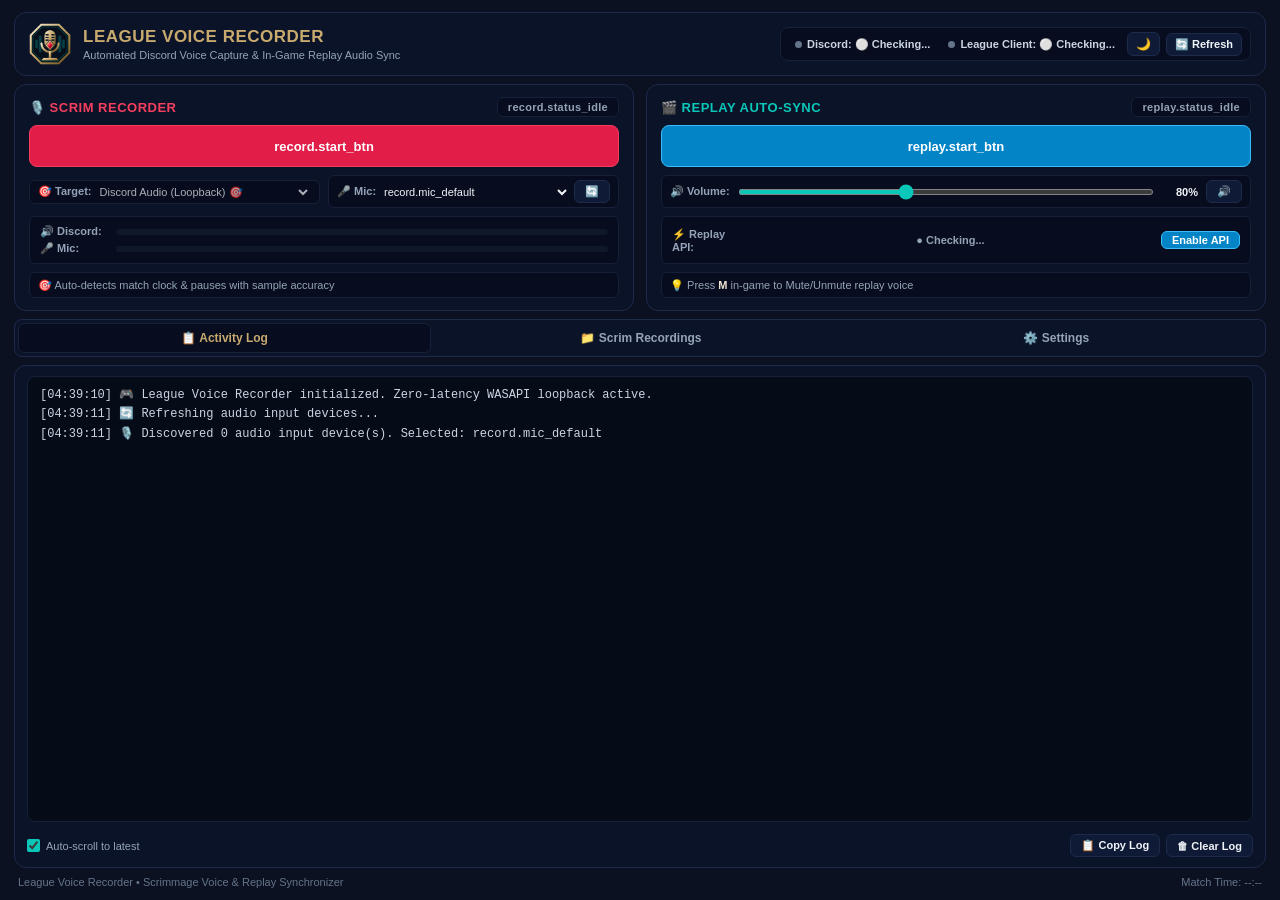
<file: ui/index.html>
<!DOCTYPE html>
<html lang="en">
<head>
  <meta charset="UTF-8">
  <meta name="viewport" content="width=device-width, initial-scale=1.0">
  <title>League Voice Recorder & Replay Synchronizer v0.6.3</title>
  <style>
    html, body {
      background-color: #0B1120 !important;
      color: #F1F5F9 !important;
      margin: 0;
      padding: 0;
    }
  </style>
  <link rel="stylesheet" href="style.css">
</head>
<body>
  <div class="app-container">
    <!-- Header Frame matching CustomTkinter header_frame -->
    <header class="app-header">
      <div class="brand">
        <img src="assets/icon.png" class="brand-logo-img" alt="League Voice Recorder">
        <div>
          <div class="title-row">
            <h1 id="txt-app-title" data-i18n="app.title">LEAGUE VOICE RECORDER</h1>
          </div>
          <p class="subtitle" id="txt-app-subtitle" data-i18n="app.subtitle">Automated Discord Voice Capture & In-Game Replay Audio Sync</p>
        </div>
      </div>
      <div class="health-ribbon">
        <button id="btn-header-update-badge" class="btn-update-badge" style="display: none;" onclick="applyUpdate()" title="Click to download & install update">🚀 Update Available</button>
        <div class="health-pill" id="pill-discord">
          <span class="dot"></span>
          <span class="text" id="pill-discord-text">Discord: ⚪ Checking...</span>
        </div>
        <div class="health-pill" id="pill-league">
          <span class="dot"></span>
          <span class="text" id="pill-league-text">League Client: ⚪ Checking...</span>
        </div>
        <button class="btn-theme" id="btn-theme-toggle" onclick="toggleTheme()" data-i18n-title="settings.theme" title="Toggle Theme">🌙</button>
        <button class="btn-refresh-health" onclick="refreshHealth()" data-i18n="health.refresh" title="Refresh System Health">🔄 Refresh</button>
      </div>
    </header>

    <!-- Top Announcement Bar for New Version (matching Python auto-check) -->
    <div id="update-announcement-bar" class="update-announcement-bar" style="display: none;">
      <div class="update-announcement-content">
        <span class="update-announcement-icon">🚀</span>
        <span id="update-announcement-text"><b>New Version Available: v0.6.3</b> — An update is ready to install!</span>
        <button id="btn-banner-update" class="btn-update-apply" style="margin-left: 12px; padding: 4px 14px; font-size: 11px;">⬇️ Download & Install Update</button>
        <button class="btn-update-dismiss" onclick="dismissUpdateAnnouncement()" title="Dismiss announcement">✕</button>
      </div>
      <div id="banner-update-progress-container" class="update-progress-container" style="display: none; margin-top: 8px;">
        <div class="update-progress-header">
          <span id="banner-update-progress-status">Downloading update... 0%</span>
          <span id="banner-update-progress-bytes">0 MB / 0 MB</span>
        </div>
        <div class="update-progress-bar-bg">
          <div id="banner-update-progress-bar-fill" class="update-progress-bar-fill" style="width: 0%;"></div>
          <div id="banner-update-progress-bar-text" class="update-progress-bar-text">0.0 MB / 0.0 MB (0%)</div>
        </div>
      </div>
    </div>

    <!-- 2-Card Main Action Section matching CustomTkinter action_frame -->
    <section class="action-frame">
      <div class="action-cards-grid">
        <!-- Card 1: Scrim Recorder -->
        <div class="action-card rec-card">
          <div class="action-card-header">
            <span class="action-card-title" data-i18n="record.title">🎙️ SCRIM RECORDER</span>
            <span class="action-card-status" id="rec-status-pill" data-i18n="record.status_idle">● IDLE (Click Start to monitor)</span>
          </div>
          <button id="btn-rec" class="btn-action rec-btn" onclick="toggleRecordingWatcher()">
            <span class="btn-text" id="btn-rec-text" data-i18n="record.start_btn">🔴 Start Recording Watcher</span>
          </button>
          <div class="action-row selectors-row">
            <div class="selector-box">
              <span class="selector-label" data-i18n="record.target_app">🎯 Target:</span>
              <select id="quick-target" class="styled-select" disabled>
                <option value="auto" data-i18n="record.auto_discord">Discord Audio (Loopback) 🎯</option>
              </select>
            </div>
            <div class="selector-box">
              <span class="selector-label" data-i18n="record.mic_input">🎤 Mic:</span>
              <select id="quick-mic" class="styled-select" onchange="onQuickMicChange(this.value)">
                <option value="default" data-i18n="record.mic_default">Default Microphone (System) 🎯</option>
              </select>
              <button class="btn-small" onclick="loadAudioDevices()" title="Refresh Mics">🔄</button>
            </div>
          </div>
          <!-- Live VU Meters (Discord + Mic) -->
          <div class="meter-box">
            <div class="meter-row">
              <span class="meter-label" data-i18n="record.app_sound">🔊 Discord:</span>
              <div class="meter-track"><div class="meter-fill app" id="meter-app"></div></div>
            </div>
            <div class="meter-row">
              <span class="meter-label" id="lbl-meter-mic" data-i18n="record.microphone">🎤 Mic:</span>
              <div class="meter-track" id="track-meter-mic"><div class="meter-fill mic" id="meter-mic"></div></div>
            </div>
          </div>
          <div class="action-hint-row">
            <span class="hint-text" id="rec-hint-text">🎯 Auto-detects match clock & pauses with sample accuracy</span>
          </div>
        </div>

        <!-- Card 2: Replay Auto-Sync -->
        <div class="action-card rep-card">
          <div class="action-card-header">
            <span class="action-card-title" data-i18n="replay.title">🎬 REPLAY AUTO-SYNC</span>
            <span class="action-card-status" id="rep-status-pill" data-i18n="replay.status_idle">● IDLE (Click Start to detect .rofl)</span>
          </div>
          <button id="btn-rep" class="btn-action rep-btn" onclick="toggleReplayWatcher()">
            <span class="btn-text" id="btn-rep-text" data-i18n="replay.start_btn">▶ Start Replay Auto-Sync</span>
          </button>
          <div class="action-row">
            <div class="selector-box vol-box">
              <span class="selector-label" data-i18n="replay.volume">🔊 Volume:</span>
              <input type="range" id="quick-vol" min="0" max="200" value="80" oninput="updateVolume(this.value)" class="vol-slider">
              <span id="quick-vol-display" class="vol-display">80%</span>
              <button class="btn-small" id="btn-quick-mute" onclick="toggleMute()" data-i18n-title="replay.hotkey_hint" title="Toggle Mute (Hotkey M)">🔊</button>
            </div>
          </div>
          <!-- 1-Click Replay API Auto-Configuration matching Python replay_api_row -->
          <div class="meter-box api-box">
            <div class="api-box-row">
              <span class="meter-label" data-i18n="settings.replay_api_title">⚡ Replay API:</span>
              <span id="card-api-status" class="api-card-pill">● Checking...</span>
              <button class="btn-small btn-enable-api" onclick="triggerEnableReplayApi()" data-i18n="settings.enable_replay_api_btn" title="1-Click Auto Configure game.cfg">Enable API</button>
            </div>
          </div>
          <div class="action-hint-row">
            <span class="hint-text" id="rep-hint-text" data-i18n="replay.hotkey_hint">💡 Press <b>M</b> in-game to Mute/Unmute replay voice</span>
          </div>
        </div>
      </div>
    </section>

    <!-- Tabbed Navigation matching CustomTkinter Notebook -->
    <nav class="tab-nav">
      <button class="tab-btn active" id="tab-btn-log" onclick="switchTab('log')" data-i18n="tabs.log">📋 Activity Log</button>
      <button class="tab-btn" id="tab-btn-recordings" onclick="switchTab('recordings')" data-i18n="tabs.recordings">📁 Scrim Recordings</button>
      <button class="tab-btn" id="tab-btn-settings" onclick="switchTab('settings')" data-i18n="tabs.settings">⚙️ Settings</button>
    </nav>

    <!-- Tab 1: Activity Log matching CustomTkinter _setup_tab_log -->
    <main class="tab-content active" id="tab-log">
      <div class="log-container-split">
        <!-- Main Log Box (Consolas, word-wrap, autoscroll) -->
        <div class="log-main-box">
          <div class="terminal-box" id="terminal"></div>
        </div>
        <!-- Collapsible Telemetry & Debug Panel matching CustomTkinter _setup_debug_telemetry_panel -->
        <aside class="debug-panel" id="debug-panel" style="display: none;">
          <div class="debug-panel-header">
            <span class="debug-title">🔬 Telemetry & Debug Panel</span>
          </div>
          <div class="debug-panel-body">

            <!-- 1. MATCH & RECORDER ENGINE CARD -->
            <div class="debug-card">
              <div class="debug-card-title match-title">🎮 Match & Recorder Engine</div>
              <div class="debug-row">
                <span class="k">Match State:</span>
                <span class="v" id="dbg-match-state">IDLE</span>
              </div>
              <div class="debug-row">
                <span class="k">Game Time:</span>
                <span class="v highlight-time" id="dbg-game-time">Inactive</span>
              </div>
              <div class="debug-row">
                <span class="k">Base Time:</span>
                <span class="v" id="dbg-base-time">—</span>
              </div>
              <div class="debug-row">
                <span class="k">Match Game ID:</span>
                <span class="v" id="dbg-game-id">—</span>
              </div>
              <div class="debug-row">
                <span class="k">Game Patch:</span>
                <span class="v" id="dbg-game-patch">—</span>
              </div>
            </div>

            <!-- 2. REPLAY SYNC ENGINE CARD -->
            <div class="debug-card">
              <div class="debug-card-title replay-title">🎬 Replay Sync Engine</div>
              <div class="debug-row">
                <span class="k">Active Replay:</span>
                <span class="v" id="dbg-replay-file">—</span>
              </div>
              <div class="debug-row">
                <span class="k">Replay Time:</span>
                <span class="v highlight-rep" id="dbg-replay-time">Inactive</span>
              </div>
              <div class="debug-row">
                <span class="k">Player Time:</span>
                <span class="v" id="dbg-player-time">—</span>
              </div>
              <div class="debug-row">
                <span class="k">Sync Drift:</span>
                <span class="v" id="dbg-replay-drift">—</span>
              </div>
              <div class="debug-row">
                <span class="k">Playback Speed:</span>
                <span class="v" id="dbg-replay-speed">—</span>
              </div>
              <div class="debug-row">
                <span class="k">Matched Scrim Audio:</span>
                <span class="v" id="dbg-replay-audio">—</span>
              </div>
            </div>

            <!-- 3. SYSTEM USAGE & APP VERSION CARD -->
            <div class="debug-card">
              <div class="debug-card-title system-title">📊 System & Process Stats</div>
              <div class="debug-row">
                <span class="k">RAM Usage:</span>
                <span class="v" id="dbg-ram-usage">0.0 MB</span>
              </div>
              <div class="debug-row">
                <span class="k">CPU Usage:</span>
                <span class="v" id="dbg-cpu-usage">0.0%</span>
              </div>
              <div class="debug-row">
                <span class="k">App Version:</span>
                <span class="v highlight-ver" id="dbg-app-version">v0.6.3</span>
              </div>
            </div>

          </div>
        </aside>
      </div>

      <!-- Control Bar below log matching CustomTkinter log_ctrl_frame -->
      <div class="log-control-bar">
        <label class="control-check">
          <input type="checkbox" id="cb-autoscroll" checked onchange="toggleAutoscroll(this.checked)">
          <span data-i18n="log.autoscroll">Auto-scroll to latest</span>
        </label>
        <label class="control-check" id="lbl-debug-panel-toggle" style="margin-left: 16px; display: none;">
          <input type="checkbox" id="cb-debug-panel" onchange="toggleDebugPanel(this.checked)">
          <span>Show Telemetry & Debug Panel</span>
        </label>
        <div class="log-btn-group">
          <button class="btn-small" onclick="copyLog()" data-i18n="log.copy">📋 Copy Log</button>
          <button class="btn-small" onclick="clearLog()" data-i18n="log.clear">🗑 Clear Log</button>
        </div>
      </div>
    </main>

    <!-- Tab 2: Scrim Recordings matching CustomTkinter _setup_tab_recordings -->
    <main class="tab-content" id="tab-recordings">
      <div class="recordings-toolbar">
        <span id="recordings-count-text">Recordings in folder: 0 files (0.0 MB)</span>
        <div class="recordings-toolbar-actions">
          <button id="btn-download-all" class="btn-small btn-download-all" style="display: none;" onclick="downloadAllMissingRecordings()">⬇ Download All Missing (0)</button>
          <button id="btn-sync-remote" class="btn-small btn-sync-remote" onclick="syncRemoteRecordings()" data-i18n="recordings.sync_remote">☁ Sync Remote</button>
          <button class="btn-small btn-open-folder" onclick="openRecordingsFolder()" data-i18n="recordings.open_folder">📂 Open Folder in Explorer</button>
          <button class="btn-small btn-refresh-rec" onclick="loadRecordings()" data-i18n="recordings.refresh">🔄 Refresh</button>
        </div>
      </div>
      <div class="recordings-list" id="recordings-list">
        <div class="empty-state" data-i18n="recordings.empty">No recordings found yet in recordings folder.</div>
      </div>
    </main>

    <!-- Tab 3: Settings matching CustomTkinter _setup_tab_settings (6 Cards, Auto-save) -->
    <main class="tab-content" id="tab-settings">
      <div class="settings-scroll-container">
        
        <!-- CARD 1: DIRECTORIES & STORAGE (Paths & System Settings) -->
        <div class="settings-card">
          <div class="card-title" data-i18n="settings.paths_title">📁 Paths & System Settings</div>
          
          <div class="setting-grid-row">
            <span class="setting-lbl" data-i18n="settings.rec_folder">Recordings Folder:</span>
            <input type="text" id="cfg-folder" class="setting-input" onchange="autoSaveSettings()">
            <button class="btn-small" onclick="openRecordingsFolder()" data-i18n="settings.browse">Browse...</button>
          </div>

          <div class="setting-grid-row">
            <span class="setting-lbl" data-i18n="settings.replay_volume">Replay Volume (%):</span>
            <input type="number" id="cfg-volume" min="0" max="200" class="setting-input" style="width: 100px;" onchange="autoSaveSettings()">
            <span></span>
          </div>
        </div>

        <!-- CARD 2: INTERFACE & AUDIO INPUT -->
        <div class="settings-card">
          <div class="card-title" data-i18n="settings.interface_title">🌐 Interface & Audio Input</div>

          <div class="setting-grid-row">
            <span class="setting-lbl" data-i18n="settings.language">Interface Language:</span>
            <select id="cfg-lang" class="setting-select" onchange="changeLanguage(this.value)">
              <option value="en">English</option>
              <option value="hu">Magyar (Hungarian)</option>
            </select>
            <span></span>
          </div>

          <div class="setting-grid-row">
            <span class="setting-lbl" data-i18n="settings.theme">Appearance Theme:</span>
            <select id="cfg-theme" class="setting-select" onchange="onThemeChanged(this.value)">
              <option value="dark" data-i18n="settings.theme_dark">Dark 🌙</option>
              <option value="light" data-i18n="settings.theme_light">Light ☀️</option>
              <option value="system" data-i18n="settings.theme_system">System Default 💻</option>
            </select>
            <span></span>
          </div>

          <div class="setting-grid-row">
            <span class="setting-lbl" data-i18n="settings.mic_device">Microphone Input:</span>
            <select id="cfg-mic" class="setting-select" onchange="onSettingsMicChange(this.value)">
              <option value="default" data-i18n="record.mic_default">Default Microphone (System) 🎯</option>
            </select>
            <span></span>
          </div>
        </div>

        <!-- CARD 3: MATCH AUTOMATION & WORKFLOW -->
        <div class="settings-card">
          <div class="card-title" data-i18n="settings.automation_title">⚡ Match Automation & Workflow</div>

          <div class="setting-switch-row">
            <span class="setting-lbl" data-i18n="settings.auto_start_champ_select">Auto-Start in Champ Select:</span>
            <label class="switch-container">
              <input type="checkbox" id="cfg-auto-champ" checked onchange="autoSaveSettings()">
              <span class="switch-slider"></span>
              <span class="switch-desc" data-i18n="settings.auto_start_champ_select_info">Automatically starts recording watcher when entering Champion Select</span>
            </label>
          </div>

          <div class="setting-switch-row">
            <span class="setting-lbl" data-i18n="settings.auto_start_replay">Auto-Start Replay Sync:</span>
            <label class="switch-container">
              <input type="checkbox" id="cfg-auto-replay" checked onchange="autoSaveSettings()">
              <span class="switch-slider"></span>
              <span class="switch-desc" data-i18n="settings.auto_start_replay_info">Automatically starts Replay Auto-Sync when a .rofl replay is opened in League</span>
            </label>
          </div>

          <div class="setting-switch-row">
            <span class="setting-lbl" data-i18n="settings.minimize_to_tray">Minimize to System Tray:</span>
            <label class="switch-container">
              <input type="checkbox" id="cfg-minimize-tray" checked onchange="autoSaveSettings()">
              <span class="switch-slider"></span>
              <span class="switch-desc" data-i18n="settings.minimize_to_tray_info">Keep running in background when minimized with titlebar button</span>
            </label>
          </div>
        </div>

        <!-- CARD 4: IN-GAME FLOATING HUD OVERLAY -->
        <div class="settings-card">
          <div class="card-title" data-i18n="settings.hud_section_title">🎮 In-Game Floating HUD Overlay</div>

          <div class="setting-switch-row">
            <span class="setting-lbl" data-i18n="settings.hud_overlay_enabled">Enable In-Game Overlay:</span>
            <label class="switch-container">
              <input type="checkbox" id="cfg-hud-enabled" checked onchange="autoSaveSettings()">
              <span class="switch-slider"></span>
              <span class="switch-desc" data-i18n="settings.hud_overlay_info">Show real-time floating audio visualizer over League of Legends</span>
            </label>
          </div>

          <div class="setting-switch-row">
            <span class="setting-lbl" data-i18n="settings.hud_locked">Lock Position / Click-Through:</span>
            <label class="switch-container">
              <input type="checkbox" id="cfg-hud-locked" onchange="autoSaveSettings()">
              <span class="switch-slider"></span>
              <span class="switch-desc" data-i18n="settings.hud_locked_info">Allow mouse clicks to pass through HUD directly into the game</span>
            </label>
          </div>

          <div class="setting-grid-row">
            <span class="setting-lbl" id="lbl-hud-opacity">HUD Opacity (85%):</span>
            <div style="display: flex; align-items: center; gap: 10px;">
              <input type="range" id="cfg-hud-opacity" min="40" max="100" value="85" oninput="onOpacityInput(this.value)" onchange="autoSaveSettings()" style="flex: 1;">
              <span id="hud-opacity-display" style="font-size: 11px; font-weight: 600; width: 35px;">85%</span>
            </div>
            <span></span>
          </div>

          <div class="hud-buttons-row">
            <button class="btn-small" onclick="previewRecHud()" data-i18n="settings.hud_preview_rec_btn">Preview Rec HUD</button>
            <button class="btn-small" onclick="previewReplayHud()" data-i18n="settings.hud_preview_replay_btn">Preview Replay HUD</button>
            <button class="btn-small" onclick="hideHudPreview()" data-i18n="settings.hud_hide_preview_btn">Hide Preview</button>
            <button class="btn-small" onclick="resetHudPosition()" data-i18n="settings.hud_reset_pos_btn">Reset Position</button>
          </div>
        </div>

        <!-- CARD 5: REMOTE SCRIM SERVER (DIRECT PORT) -->
        <div class="settings-card">
          <div class="card-title" data-i18n="settings.cloud_title">☁️ Remote Scrim Server (Direct Port)</div>

          <div class="setting-grid-row">
            <span class="setting-lbl" data-i18n="settings.cloud_url">Server URL:</span>
            <input type="text" id="cfg-cloud-url" class="setting-input" placeholder="https://your-server-ip-or-domain:8443" onchange="autoSaveSettings()">
            <span></span>
          </div>

          <div class="setting-grid-row">
            <span class="setting-lbl" data-i18n="settings.cloud_api_key">API Secret Key:</span>
            <input type="password" id="cfg-cloud-key" class="setting-input" placeholder="Paste your UPLOAD_KEY or PULL_KEY" oninput="onApiKeyInput()" onchange="autoSaveSettings()">
            <span></span>
          </div>

          <div class="cloud-actions-row">
            <button class="btn-indigo" onclick="testCloudConnection()" data-i18n="settings.cloud_test_btn">Test Connection</button>
            <span id="cloud-test-status" class="cloud-status-text"></span>
          </div>
        </div>

        <!-- CARD 6: SOFTWARE & UPDATES -->
        <div class="settings-card">
          <div class="card-title">🔄 Software & Updates</div>

          <div class="setting-grid-row">
            <span class="setting-lbl">App Version:</span>
            <div style="display: flex; align-items: center; gap: 12px;">
              <span id="settings-app-version" style="font-size: 12px; font-weight: bold; color: var(--text-muted);">v0.6.3</span>
              <button class="btn-small" onclick="checkForUpdates()">Check for Updates</button>
            </div>
            <span></span>
          </div>
          <div id="update-status-msg" style="font-size: 11px; color: var(--text-muted); padding-top: 2px;"></div>
          <div id="update-progress-container" class="update-progress-container" style="display: none;">
            <div class="update-progress-header">
              <span id="update-progress-status">Downloading update... 0%</span>
              <span id="update-progress-bytes">0 MB / 0 MB</span>
            </div>
            <div class="update-progress-bar-bg">
              <div id="update-progress-bar-fill" class="update-progress-bar-fill" style="width: 0%;"></div>
              <div id="update-progress-bar-text" class="update-progress-bar-text">0.0 MB / 0.0 MB (0%)</div>
            </div>
          </div>
        </div>

      </div>
    </main>

    <!-- Footer Frame matching CustomTkinter -->
    <footer class="app-footer">
      <span>League Voice Recorder &bull; Scrimmage Voice &amp; Replay Synchronizer</span>
      <span id="match-clock">Match Time: --:--</span>
    </footer>
  </div>

  <!-- Edit Scrim Details Modal Dialog (matching CustomTkinter _open_edit_details_dialog) -->
  <div id="modal-details" class="modal-backdrop" style="display: none;">
    <div class="modal-card">
      <div class="modal-header">
        <div>
          <h2 id="modal-title" class="modal-title" data-i18n="recordings.details_title">📝 Edit Scrim Details</h2>
          <p class="modal-subtitle" data-i18n="recordings.details_subtitle">Organize scrim metadata, opponent team (VS), and match notes.</p>
        </div>
        <button class="modal-close-btn" onclick="closeEditDetailsModal()">✕</button>
      </div>

      <div class="modal-body">
        <input type="hidden" id="modal-filename">
        <input type="hidden" id="modal-game-id">

        <div class="modal-form-row">
          <label class="modal-label" for="modal-date" data-i18n="recordings.field_date">Date Recorded:</label>
          <input type="text" id="modal-date" class="setting-input" placeholder="YYYY-MM-DD">
        </div>

        <div class="modal-form-row">
          <label class="modal-label" for="modal-patch" data-i18n="recordings.field_patch">Game Patch:</label>
          <input type="text" id="modal-patch" class="setting-input" placeholder="e.g. 14.23, 26.11">
        </div>

        <div class="modal-form-row">
          <label class="modal-label" for="modal-team" data-i18n="recordings.field_team">VS Opponent Team:</label>
          <input type="text" id="modal-team" class="setting-input" placeholder="e.g. DEO, FNC, G2">
        </div>

        <div class="modal-form-row" style="align-items: flex-start;">
          <label class="modal-label" for="modal-notes" style="padding-top: 6px;" data-i18n="recordings.field_notes">Scrim Notes:</label>
          <textarea id="modal-notes" class="setting-input" rows="4" placeholder="Enter match notes, draft thoughts, key timestamps..."></textarea>
        </div>
      </div>

      <div class="modal-footer">
        <button class="btn-small" onclick="closeEditDetailsModal()" data-i18n="recordings.cancel">Cancel</button>
        <button class="btn-small btn-save-details" onclick="saveDetailsFromModal(false)" data-i18n="recordings.save_details">💾 Save Details</button>
        <button id="btn-modal-save-upload" class="btn-small btn-save-and-upload" onclick="saveDetailsFromModal(true)" data-i18n="recordings.save_and_upload" style="display: none;">💾 Save & Upload</button>
      </div>
    </div>
  </div>

  <script src="app.js"></script>
</body>
</html>
</file>
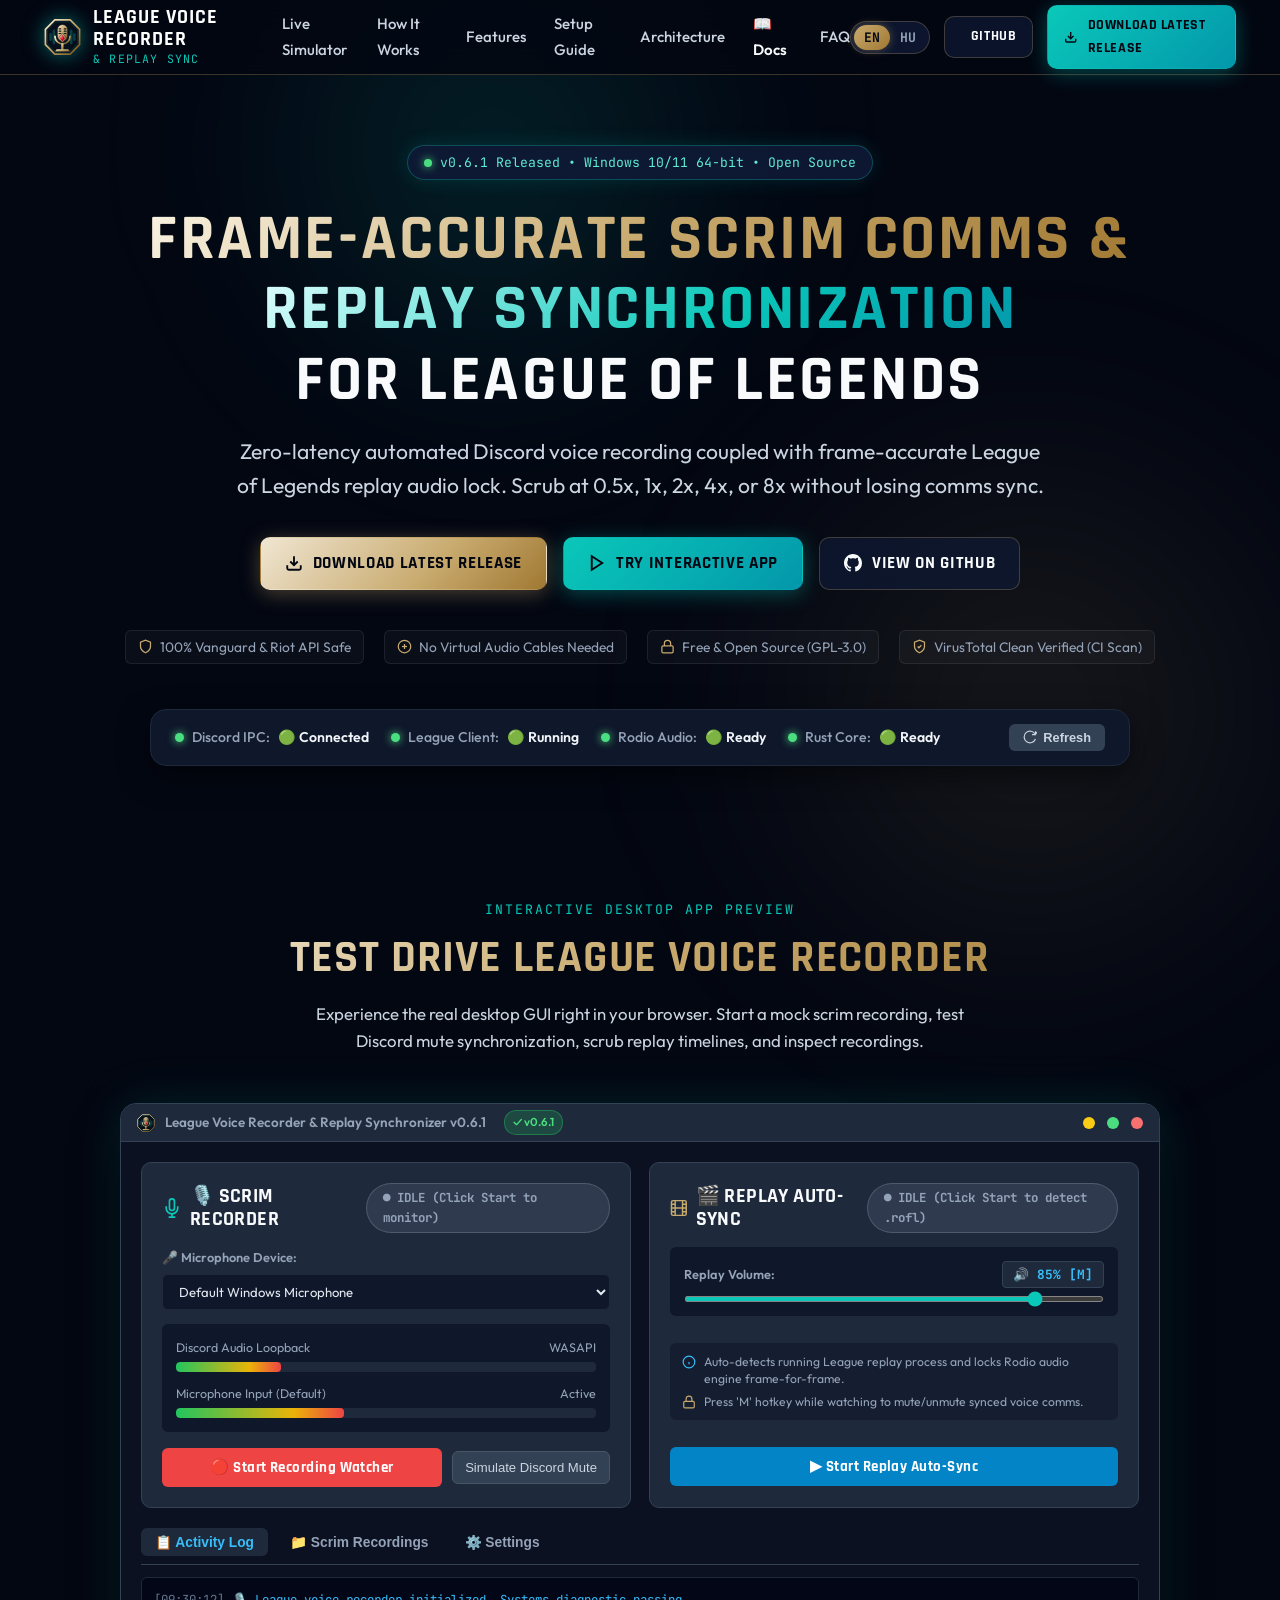
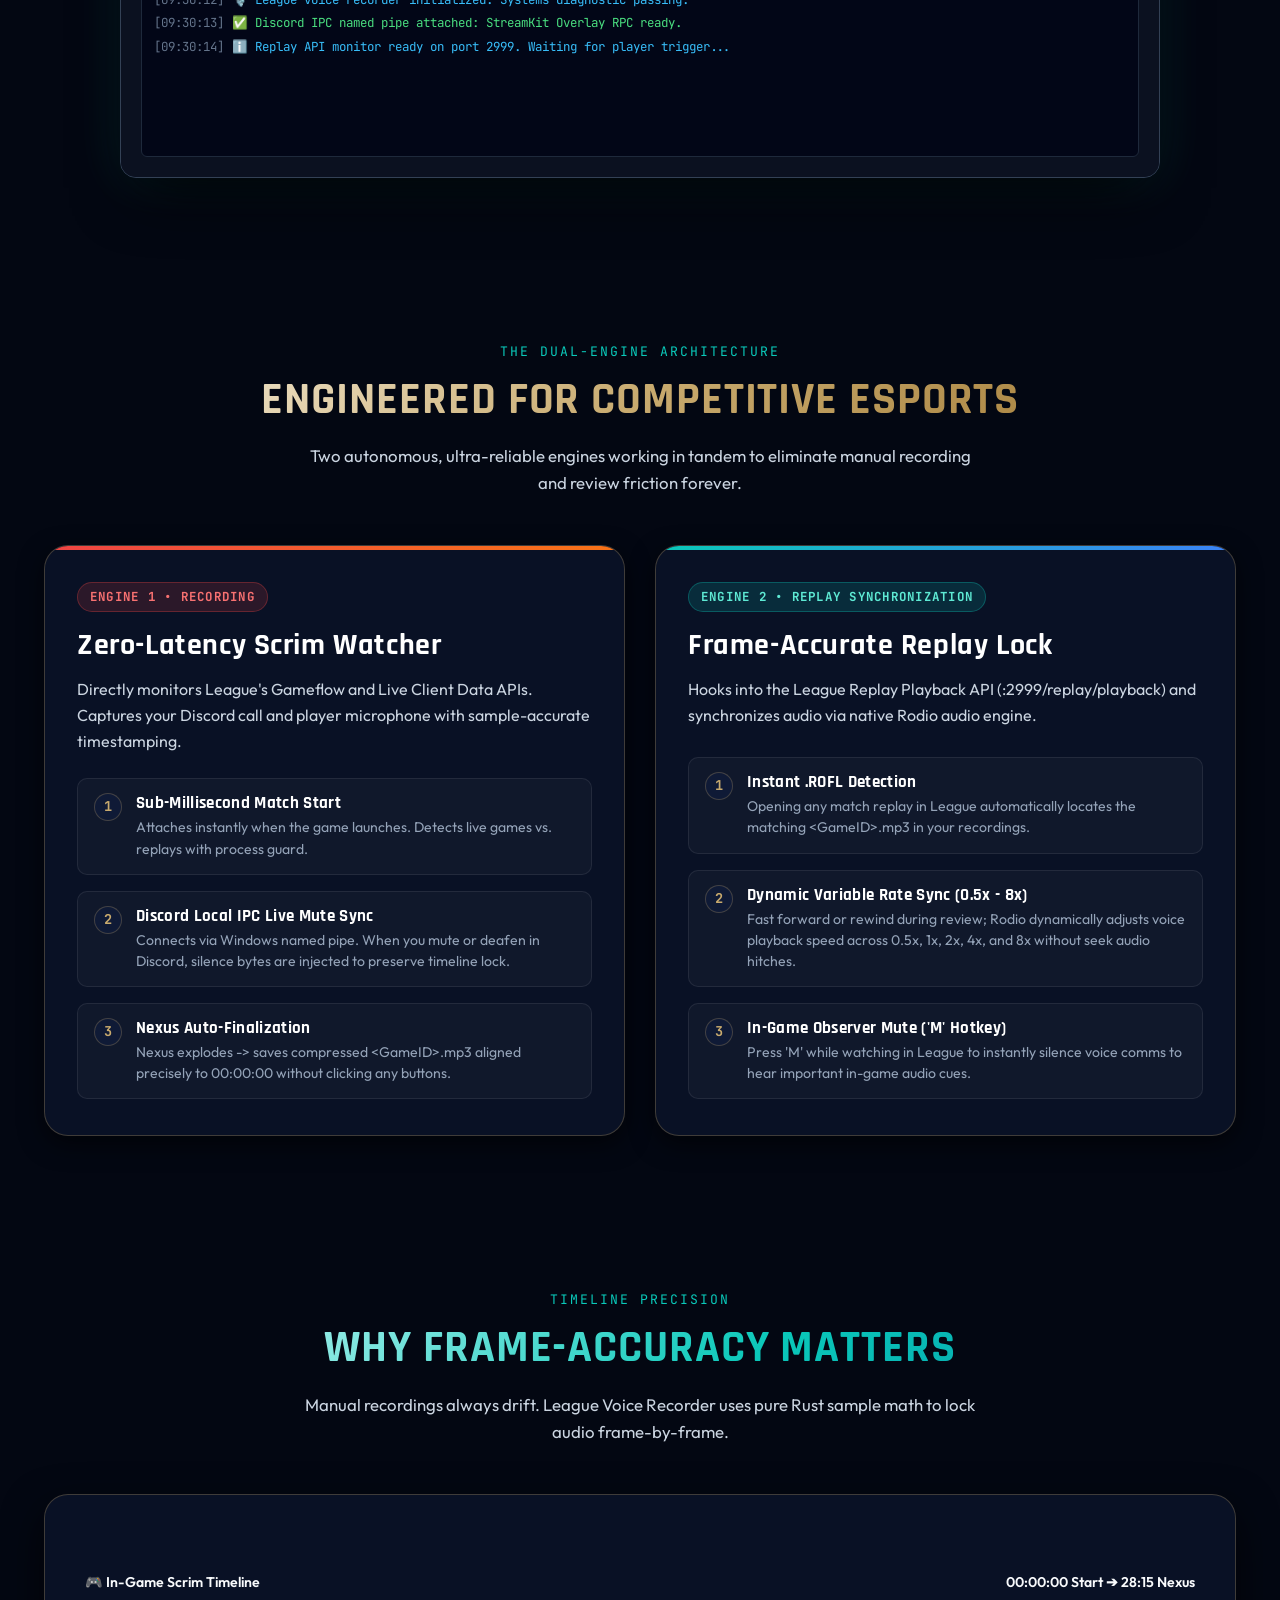
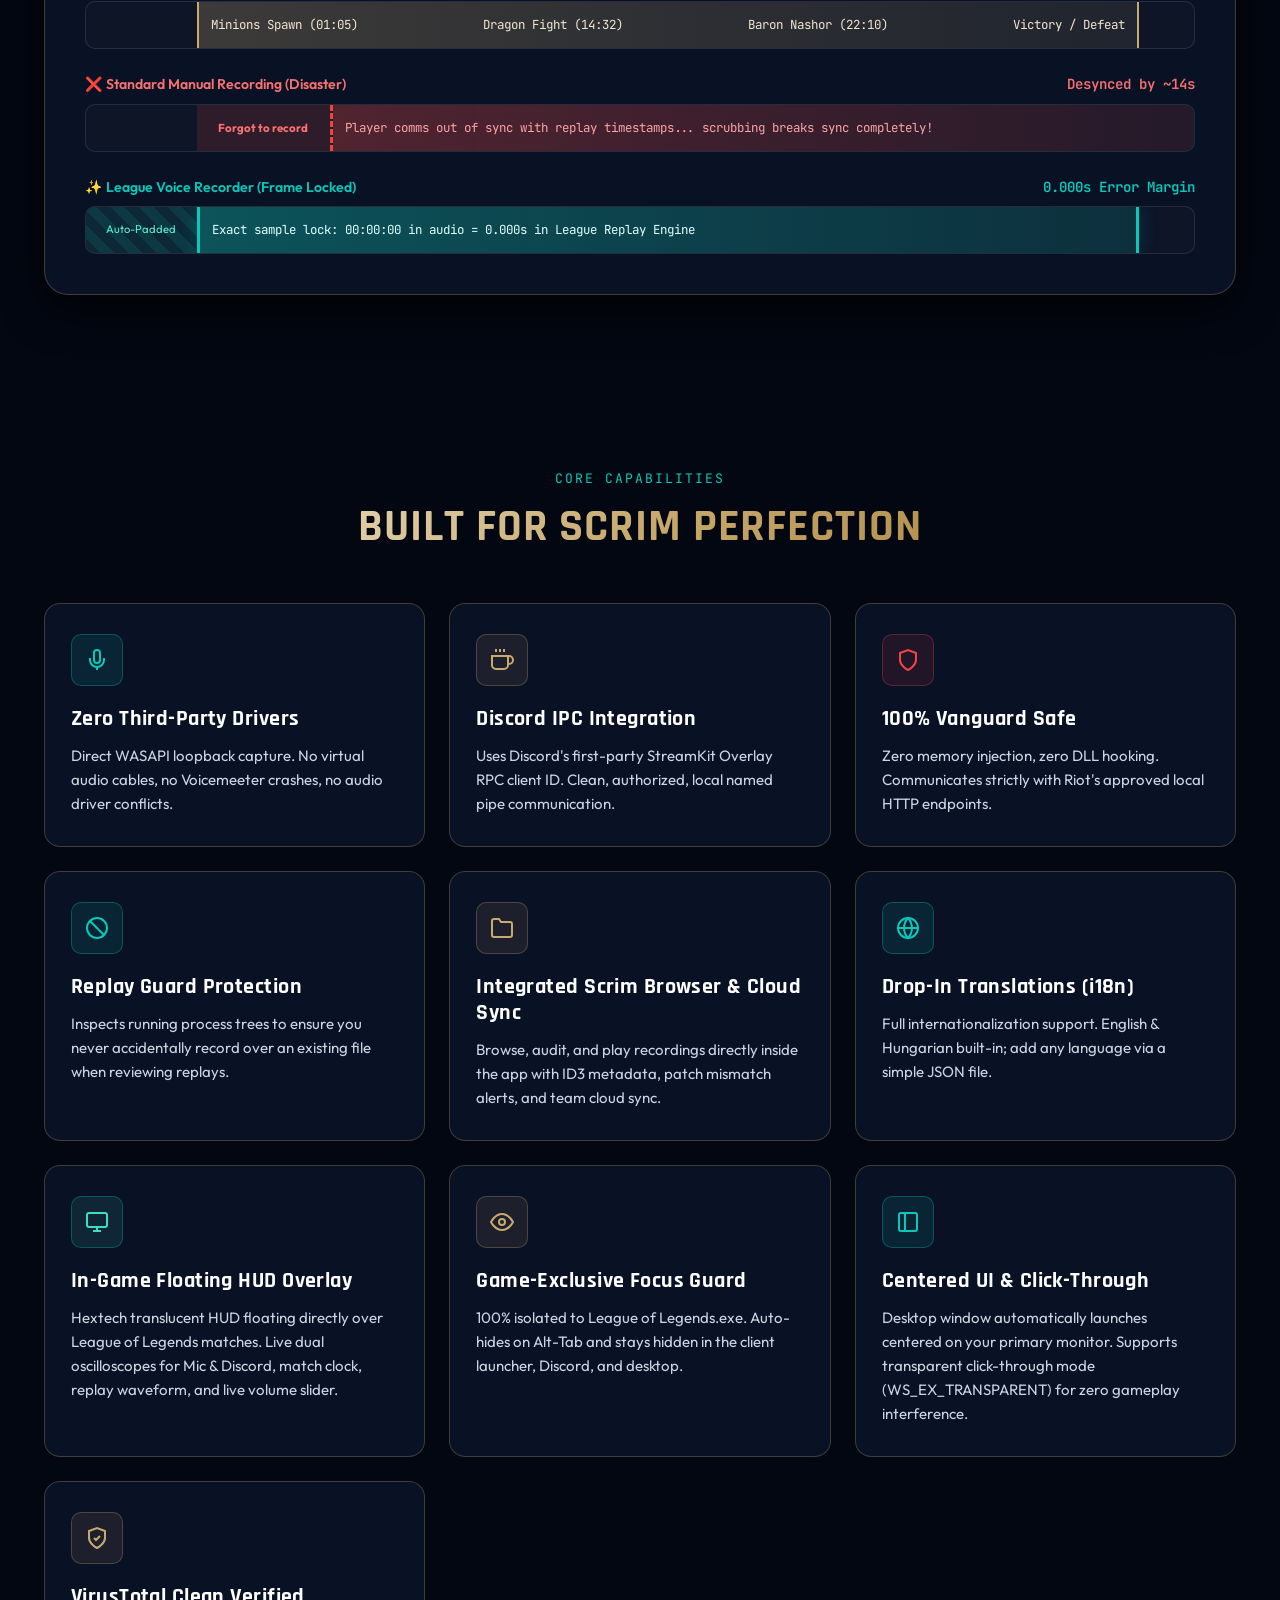
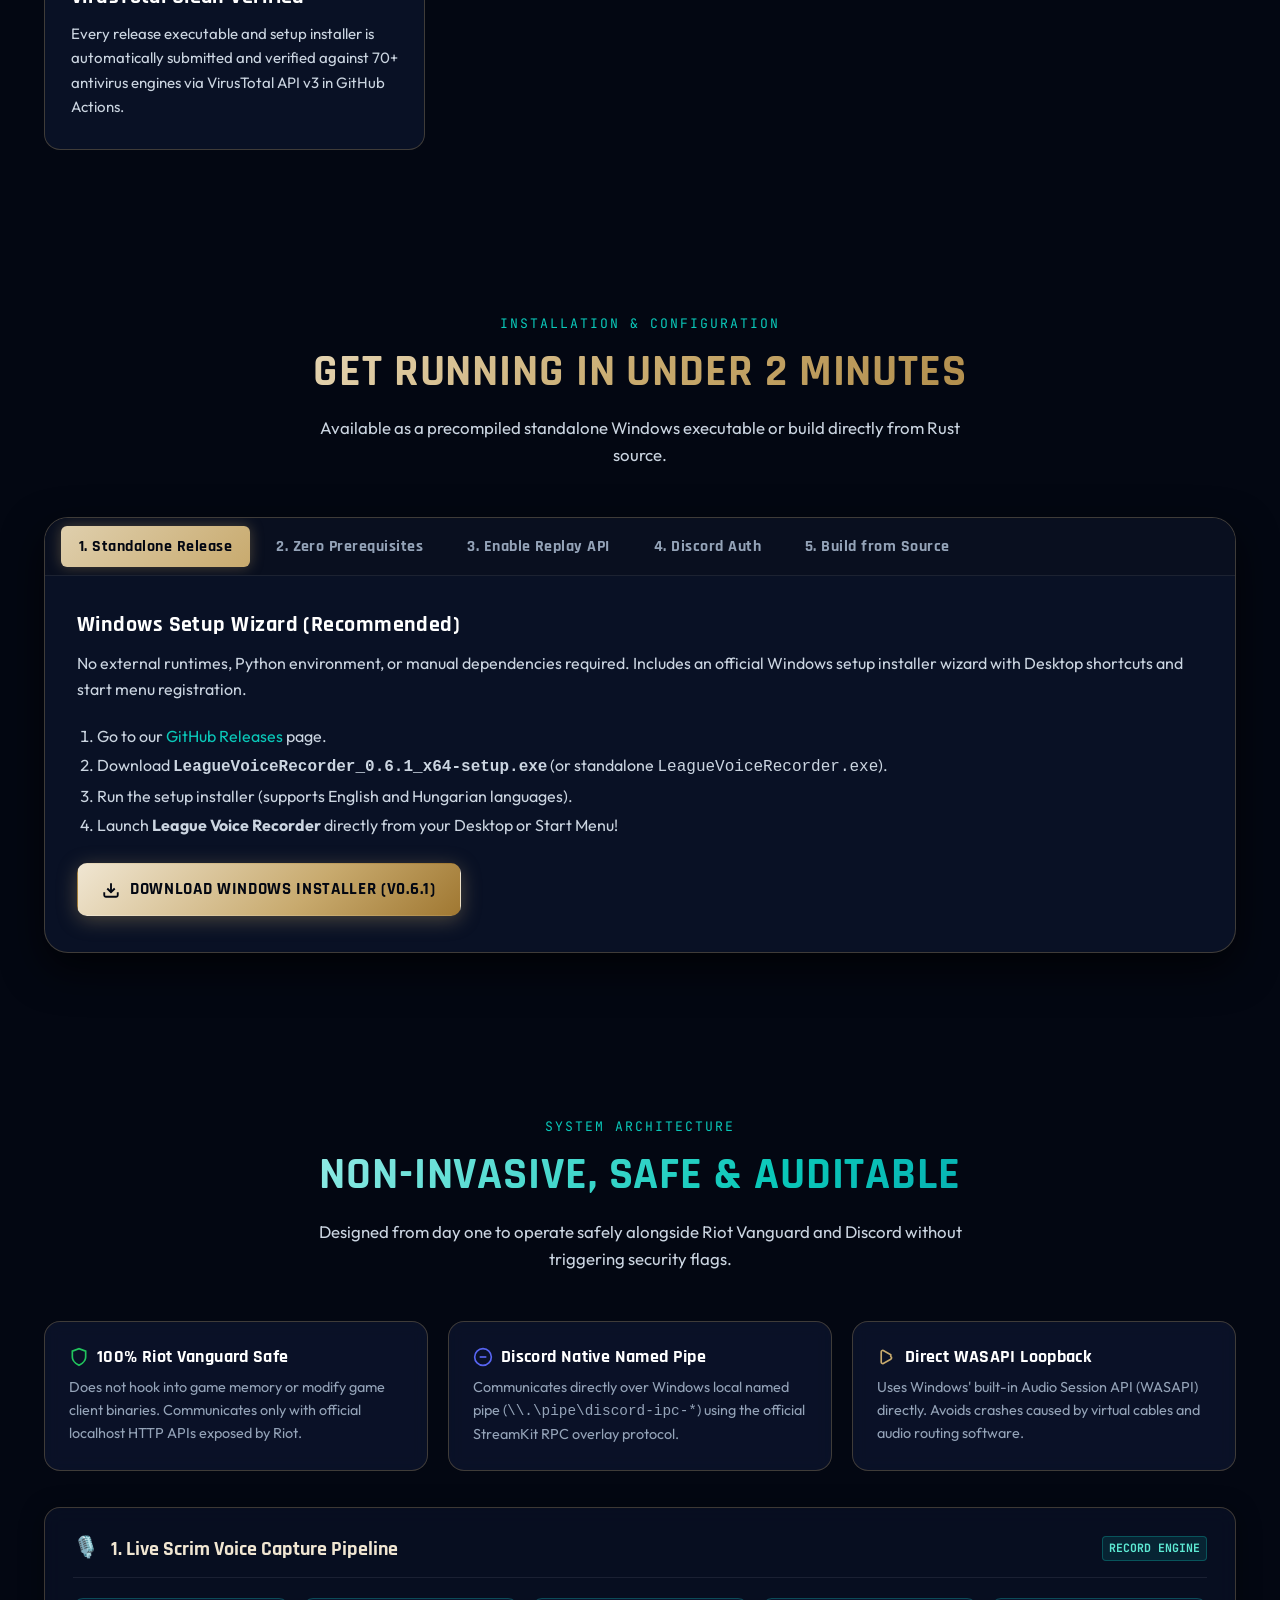
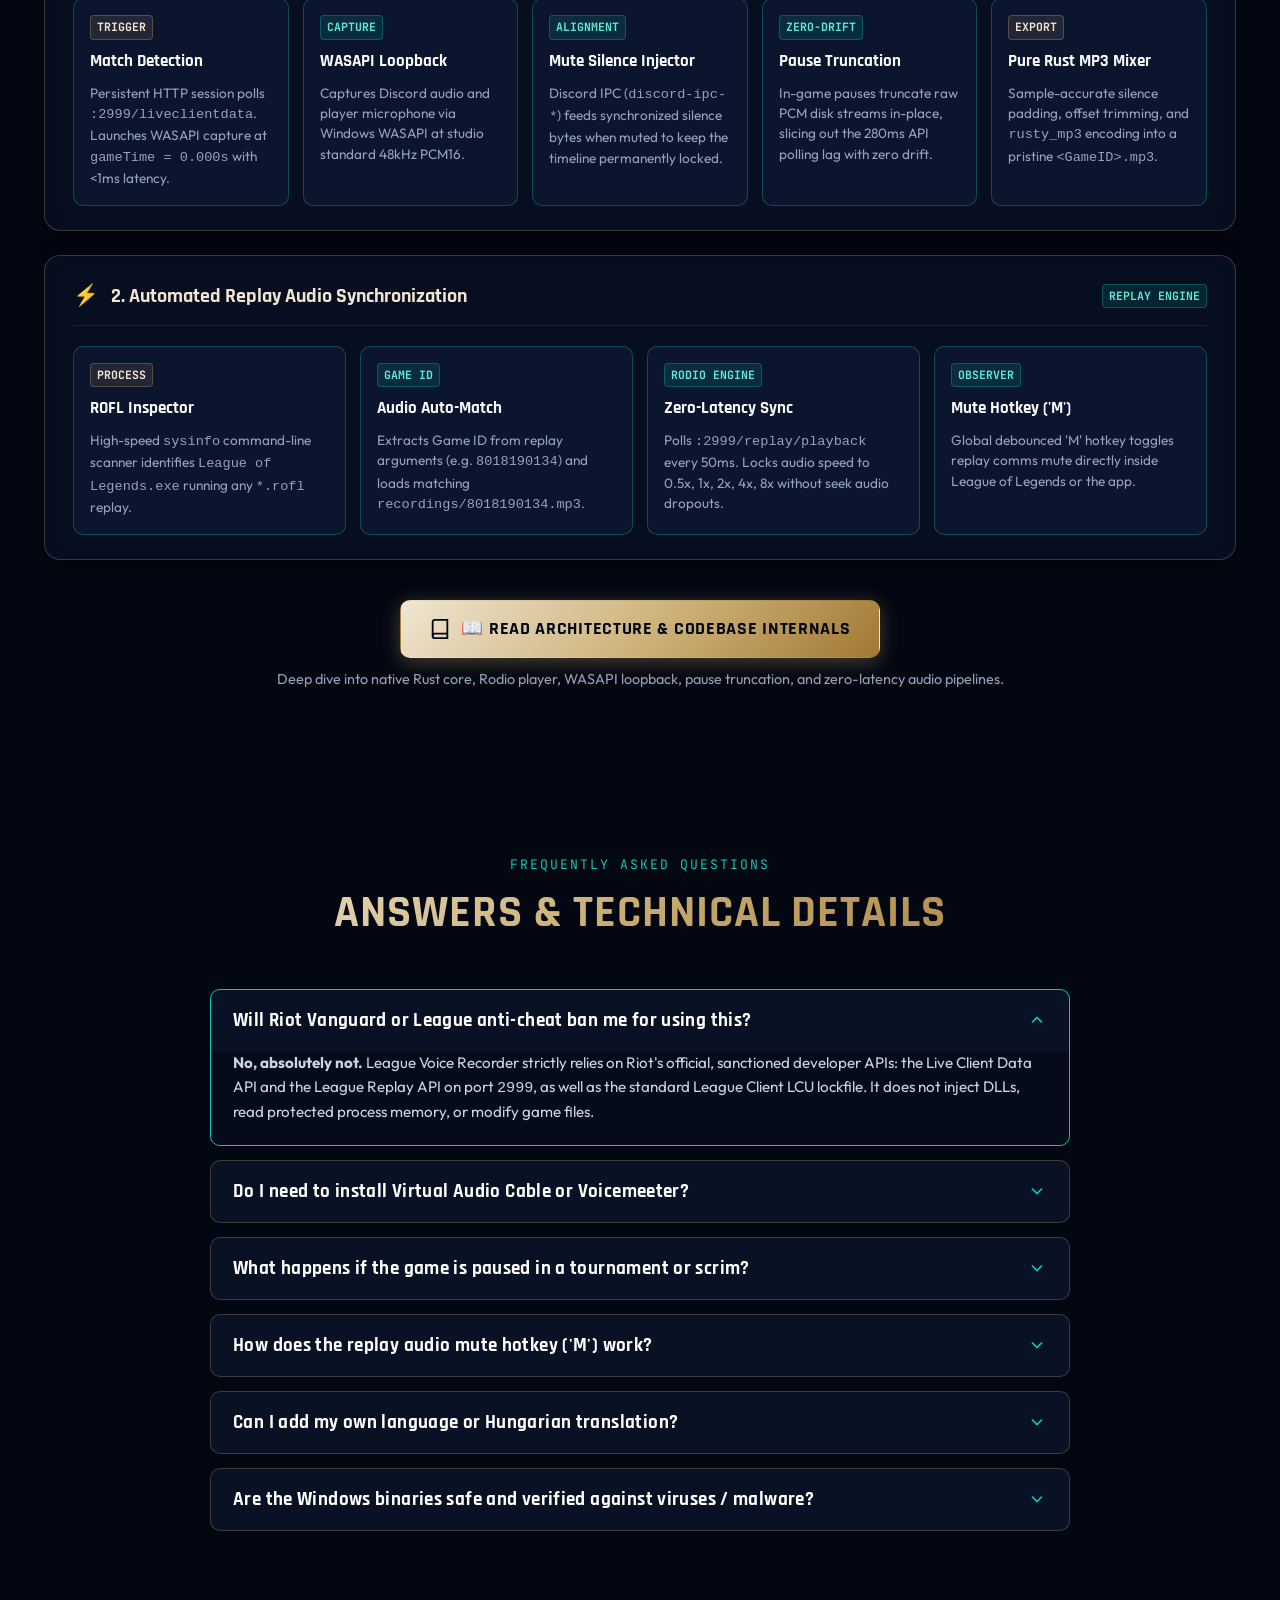
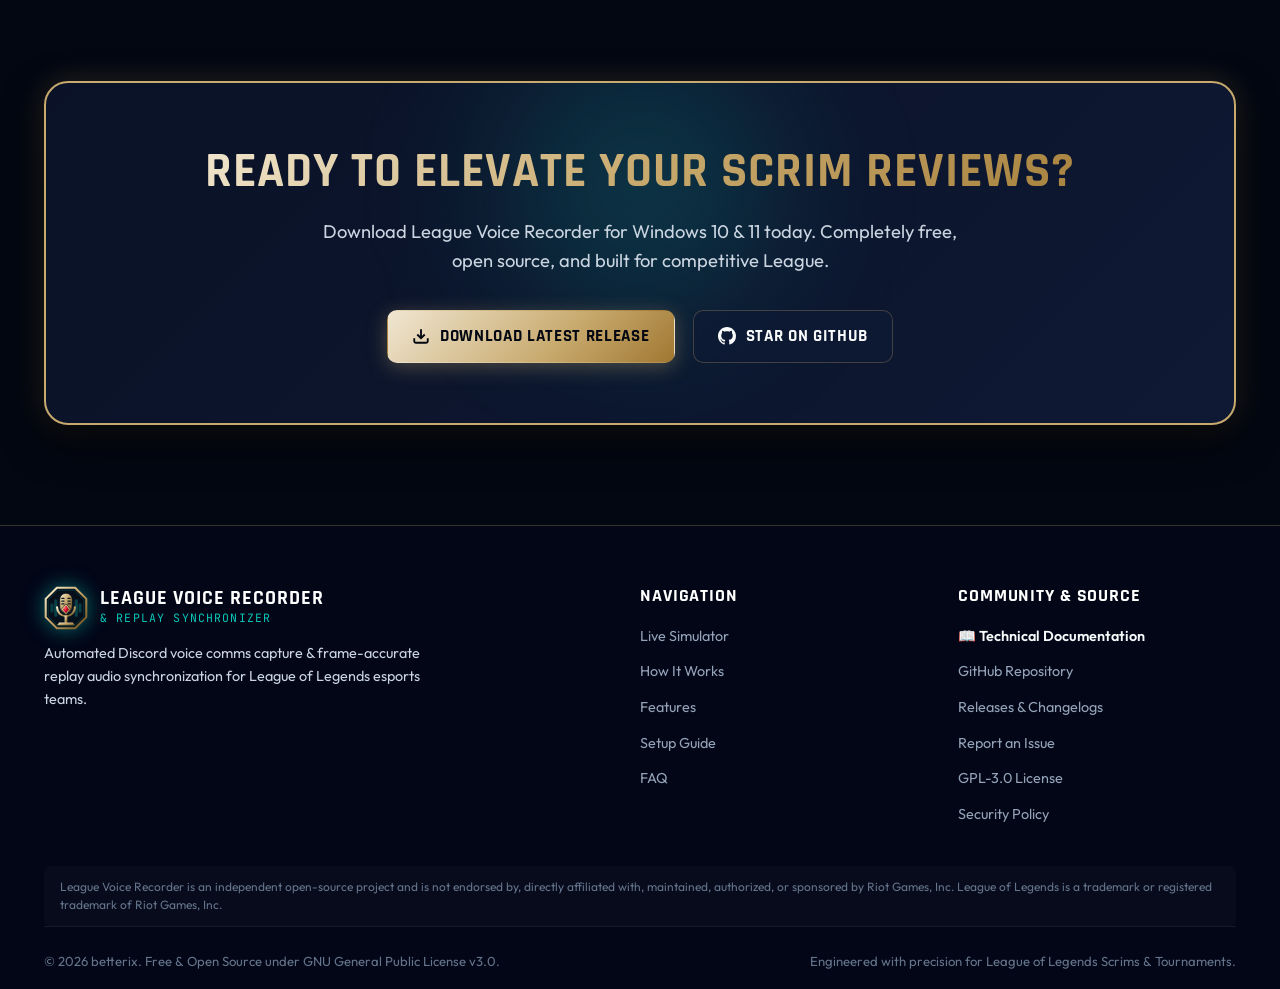
<file: web/index.html>
<!DOCTYPE html>
<html lang="en">
<head>
  <meta charset="UTF-8">
  <meta name="viewport" content="width=device-width, initial-scale=1.0">
  <title>League Voice Recorder & Replay Synchronizer | Automated Scrim Comms for League of Legends</title>
  
  <!-- SEO & Social Meta Tags -->
  <meta name="description" content="Zero-latency automated Discord voice capture and frame-accurate replay audio synchronization for League of Legends. Scrub scrim replays at 0.5x, 1x, 2x, 4x without losing comms sync.">
  <meta name="keywords" content="League of Legends, Scrim Recording, Discord Voice Recorder, League Replay Sync, ROFL audio, League Voice Recorder, Esports Tool">
  <meta name="author" content="betterix">
  <meta property="og:title" content="League Voice Recorder & Replay Synchronizer">
  <meta property="og:description" content="Zero-Latency Automated Discord Voice Capture & Frame-Accurate Replay Audio Synchronization for League of Legends.">
  <meta property="og:type" content="website">
  <meta property="og:image" content="assets/icon.png">
  <meta name="theme-color" content="#060b18">

  <!-- Favicon -->
  <link rel="icon" type="image/svg+xml" href="assets/icon.svg">
  <link rel="alternate icon" type="image/x-icon" href="assets/icon.ico">

  <!-- Google Fonts -->
  <link rel="preconnect" href="https://fonts.googleapis.com">
  <link rel="preconnect" href="https://fonts.gstatic.com" crossorigin>
  <link href="https://fonts.googleapis.com/css2?family=JetBrains+Mono:wght@400;600;700&family=Outfit:wght@300;400;500;600;700&family=Rajdhani:wght@500;600;700;800&display=swap" rel="stylesheet">

  <!-- Stylesheet -->
  <link rel="stylesheet" href="css/style.css">
</head>
<body>

  <!-- Ambient Animated Particle Canvas -->
  <canvas id="hextech-canvas"></canvas>
  <div class="ambient-glow-1"></div>
  <div class="ambient-glow-2"></div>

  <!-- ========================================================================
       TOP NAVIGATION
       ======================================================================== -->
  <header class="site-header">
    <div class="container nav-container">
      <a href="#" class="brand-link">
        <div class="brand-logo-wrap">
          <img src="assets/icon.svg" alt="League Voice Recorder Logo" class="brand-logo">
        </div>
        <div class="brand-text">
          <span class="brand-name">League Voice Recorder</span>
          <span class="brand-tag">&amp; Replay Sync</span>
        </div>
      </a>

      <!-- Desktop Nav -->
      <ul class="nav-links">
        <li><a href="#simulator" class="nav-link" data-i18n="nav_simulator">Live Simulator</a></li>
        <li><a href="#how-it-works" class="nav-link" data-i18n="nav_how_it_works">How It Works</a></li>
        <li><a href="#features" class="nav-link" data-i18n="nav_features">Features</a></li>
        <li><a href="#setup" class="nav-link" data-i18n="nav_setup">Setup Guide</a></li>
        <li><a href="#architecture" class="nav-link" data-i18n="nav_architecture">Architecture</a></li>
        <li><a href="docs.html" class="nav-link" target="_blank" data-i18n="nav_docs" style="color: var(--teal); font-weight: 600;">📖 Docs</a></li>
        <li><a href="#faq" class="nav-link" data-i18n="nav_faq">FAQ</a></li>
      </ul>

      <!-- Nav Actions -->
      <div class="nav-actions">
        <!-- Language Switcher -->
        <div class="lang-switcher" aria-label="Select Language">
          <button class="lang-btn active" data-lang="en">EN</button>
          <button class="lang-btn" data-lang="hu">HU</button>
        </div>

        <!-- GitHub Repo Link -->
        <a href="https://github.com/betterix/league-voice-recorder" target="_blank" rel="noopener noreferrer" class="btn btn-secondary btn-sm" title="View Source on GitHub">
          <svg class="btn-icon" viewBox="0 0 24 24" fill="currentColor">
            <path d="M12 0C5.37 0 0 5.37 0 12c0 5.31 3.435 9.795 8.205 11.385.6.105.825-.255.825-.57 0-.285-.015-1.23-.015-2.235-3.015.555-3.795-.735-4.035-1.41-.135-.345-.72-1.41-1.23-1.695-.42-.225-1.02-.78-.015-.795.945-.015 1.62.87 1.845 1.23 1.08 1.815 2.805 1.305 3.495.99.105-.78.42-1.305.765-1.605-2.67-.3-5.46-1.335-5.46-5.925 0-1.305.465-2.385 1.23-3.225-.12-.3-.54-1.53.12-3.18 0 0 1.005-.315 3.3 1.23.96-.27 1.98-.405 3-.405s2.04.135 3 .405c2.295-1.56 3.3-1.23 3.3-1.23.66 1.65.24 2.88.12 3.18.765.84 1.23 1.905 1.23 3.225 0 4.605-2.805 5.625-5.475 5.925.435.375.81 1.095.81 2.22 0 1.605-.015 2.895-.015 3.3 0 .315.225.69.825.57A12.02 12.02 0 0024 12c0-6.63-5.37-12-12-12z"/>
          </svg>
          <span>GitHub</span>
        </a>

        <!-- Download CTA -->
        <a href="https://github.com/betterix/league-voice-recorder/releases/latest" target="_blank" rel="noopener noreferrer" class="btn btn-primary btn-sm" data-i18n="nav_download">
          <svg class="btn-icon" viewBox="0 0 24 24" fill="none" stroke="currentColor" stroke-width="2.5">
            <path d="M21 15v4a2 2 0 0 1-2 2H5a2 2 0 0 1-2-2v-4"></path>
            <polyline points="7 10 12 15 17 10"></polyline>
            <line x1="12" y1="15" x2="12" y2="3"></line>
          </svg>
          <span>Download Latest Release</span>
        </a>

        <!-- Mobile Menu Toggle -->
        <button class="mobile-toggle" aria-label="Toggle navigation">
          <svg width="24" height="24" viewBox="0 0 24 24" fill="none" stroke="currentColor" stroke-width="2">
            <line x1="3" y1="12" x2="21" y2="12"></line>
            <line x1="3" y1="6" x2="21" y2="6"></line>
            <line x1="3" y1="18" x2="21" y2="18"></line>
          </svg>
        </button>
      </div>
    </div>
  </header>

  <main>
    <!-- ========================================================================
         HERO SECTION
         ======================================================================== -->
    <section class="hero-section">
      <div class="container">
        <!-- Release Badge -->
        <div class="version-badge">
          <span class="version-dot"></span>
          <span data-i18n="hero_badge">v0.6.1 Released • Windows 10/11 64-bit • Open Source</span>
        </div>

        <!-- Hero Headline -->
        <h1 class="hero-title">
          <span class="gold-gradient-text" data-i18n="hero_title_1">Frame-Accurate Scrim Comms &amp;</span><br>
          <span class="cyan-gradient-text" data-i18n="hero_title_2">Replay Synchronization</span><br>
          <span data-i18n="hero_title_3">For League of Legends</span>
        </h1>

        <!-- Subtitle -->
        <p class="hero-subtitle" data-i18n="hero_subtitle">
          Zero-latency automated Discord voice recording coupled with frame-accurate League of Legends replay audio lock. Scrub at 0.5x, 1x, 2x, 4x, or 8x without losing comms sync.
        </p>

        <!-- CTA Buttons -->
        <div class="hero-actions">
          <a href="https://github.com/betterix/league-voice-recorder/releases/latest" target="_blank" rel="noopener noreferrer" class="btn btn-gold" data-i18n="hero_cta_download">
            <svg class="btn-icon" viewBox="0 0 24 24" fill="none" stroke="currentColor" stroke-width="2.5">
              <path d="M21 15v4a2 2 0 0 1-2 2H5a2 2 0 0 1-2-2v-4"></path>
              <polyline points="7 10 12 15 17 10"></polyline>
              <line x1="12" y1="15" x2="12" y2="3"></line>
            </svg>
            <span>Download Latest Release</span>
          </a>

          <a href="#simulator" class="btn btn-primary" data-i18n="hero_cta_sim">
            <svg class="btn-icon" viewBox="0 0 24 24" fill="none" stroke="currentColor" stroke-width="2.5">
              <polygon points="5 3 19 12 5 21 5 3"></polygon>
            </svg>
            <span>Try Interactive App</span>
          </a>

          <a href="https://github.com/betterix/league-voice-recorder" target="_blank" rel="noopener noreferrer" class="btn btn-secondary" data-i18n="hero_cta_github">
            <svg class="btn-icon" viewBox="0 0 24 24" fill="currentColor">
              <path d="M12 0C5.37 0 0 5.37 0 12c0 5.31 3.435 9.795 8.205 11.385.6.105.825-.255.825-.57 0-.285-.015-1.23-.015-2.235-3.015.555-3.795-.735-4.035-1.41-.135-.345-.72-1.41-1.23-1.695-.42-.225-1.02-.78-.015-.795.945-.015 1.62.87 1.845 1.23 1.08 1.815 2.805 1.305 3.495.99.105-.78.42-1.305.765-1.605-2.67-.3-5.46-1.335-5.46-5.925 0-1.305.465-2.385 1.23-3.225-.12-.3-.54-1.53.12-3.18 0 0 1.005-.315 3.3 1.23.96-.27 1.98-.405 3-.405s2.04.135 3 .405c2.295-1.56 3.3-1.23 3.3-1.23.66 1.65.24 2.88.12 3.18.765.84 1.23 1.905 1.23 3.225 0 4.605-2.805 5.625-5.475 5.925.435.375.81 1.095.81 2.22 0 1.605-.015 2.895-.015 3.3 0 .315.225.69.825.57A12.02 12.02 0 0024 12c0-6.63-5.37-12-12-12z"/>
            </svg>
            <span>View on GitHub</span>
          </a>
        </div>

        <!-- Meta Pills -->
        <div class="hero-meta-badges">
          <div class="meta-pill">
            <svg viewBox="0 0 24 24" fill="none" stroke="currentColor" stroke-width="2"><path d="M12 22s8-4 8-10V5l-8-3-8 3v7c0 6 8 10 8 10z"/></svg>
            <span data-i18n="hero_meta_vanguard">100% Vanguard &amp; Riot API Safe</span>
          </div>
          <div class="meta-pill">
            <svg viewBox="0 0 24 24" fill="none" stroke="currentColor" stroke-width="2"><circle cx="12" cy="12" r="10"/><path d="M8 12h8"/><path d="M12 8v8"/></svg>
            <span data-i18n="hero_meta_drivers">No Virtual Audio Cables Needed</span>
          </div>
          <div class="meta-pill">
            <svg viewBox="0 0 24 24" fill="none" stroke="currentColor" stroke-width="2"><rect x="3" y="11" width="18" height="11" rx="2" ry="2"/><path d="M7 11V7a5 5 0 0 1 10 0v4"/></svg>
            <span data-i18n="hero_meta_license">Free &amp; Open Source (GPL-3.0)</span>
          </div>
          <div class="meta-pill">
            <svg viewBox="0 0 24 24" fill="none" stroke="currentColor" stroke-width="2"><path d="M12 22s8-4 8-10V5l-8-3-8 3v7c0 6 8 10 8 10z"/><polyline points="9 12 11 14 15 10"/></svg>
            <span data-i18n="hero_meta_virustotal">VirusTotal Clean Verified (CI Scan)</span>
          </div>
        </div>

        <!-- System Health Ribbon (Replica of Desktop App's top banner) -->
        <div class="health-ribbon-wrapper">
          <div class="health-ribbon">
            <div class="health-status-list">
              <div class="health-badge">
                <span class="status-dot"></span>
                <span class="health-badge-label" data-i18n="health_discord">Discord IPC:</span>
                <span class="health-badge-val" id="health-discord-val" data-i18n="health_connected">🟢 Connected</span>
              </div>
              <div class="health-badge">
                <span class="status-dot"></span>
                <span class="health-badge-label" data-i18n="health_league">League Client:</span>
                <span class="health-badge-val" id="health-league-val" data-i18n="health_running">🟢 Running</span>
              </div>
              <div class="health-badge">
                <span class="status-dot"></span>
                <span class="health-badge-label" data-i18n="health_rodio">Rodio Audio:</span>
                <span class="health-badge-val" id="health-rodio-val" data-i18n="health_ready">🟢 Ready</span>
              </div>
              <div class="health-badge">
                <span class="status-dot"></span>
                <span class="health-badge-label" data-i18n="health_rust">Rust Core:</span>
                <span class="health-badge-val" id="health-rust-val" data-i18n="health_ready">🟢 Ready</span>
              </div>
            </div>

            <button class="btn-health-refresh" id="health-refresh-btn" title="Run diagnostic test">
              <svg width="14" height="14" viewBox="0 0 24 24" fill="none" stroke="currentColor" stroke-width="2">
                <path d="M21.5 2v6h-6M21.34 15.57a10 10 0 1 1-.57-8.38l5.67-5.67"/>
              </svg>
              <span data-i18n="health_refresh">Refresh</span>
            </button>
          </div>
        </div>
      </div>
    </section>

    <!-- ========================================================================
         INTERACTIVE DESKTOP APP SIMULATOR (SHOWSTOPPER)
         ======================================================================== -->
    <section class="simulator-section" id="simulator">
      <div class="container">
        <div class="section-header">
          <span class="section-tag" data-i18n="sim_tag">INTERACTIVE DESKTOP APP PREVIEW</span>
          <h2 class="section-title gold-gradient-text" data-i18n="sim_title">Test Drive League Voice Recorder</h2>
          <p class="section-desc" data-i18n="sim_desc">
            Experience the real desktop GUI right in your browser. Start a mock scrim recording, test Discord mute synchronization, scrub replay timelines, and inspect recordings.
          </p>
        </div>

        <!-- Windows Frame Mockup -->
        <div class="app-window-frame">
          <!-- In-Game Floating HUD Simulator Overlay (v0.6.1) -->
          <div class="sim-hud-overlay" id="sim-hud-overlay" style="display: none;">
            <div class="sim-hud-header">
              <div class="sim-hud-status-badge" id="sim-hud-badge">
                <span class="sim-hud-dot" id="sim-hud-dot"></span>
                <span id="sim-hud-status-text">REC</span>
              </div>
              <div class="sim-hud-clock" id="sim-hud-clock">03:45</div>
              <button class="sim-hud-close" id="sim-hud-close" title="Hide HUD Overlay">×</button>
            </div>
            <div class="sim-hud-body" id="sim-hud-body">
              <!-- Recorder Mode Oscilloscopes -->
              <div class="sim-hud-rec-content" id="sim-hud-rec-content">
                <div class="sim-hud-channel">
                  <span class="sim-hud-label" style="color: #3ddcc4;">MIC</span>
                  <div class="sim-hud-wave-bar">
                    <div class="sim-hud-wave-fill" id="sim-hud-mic-fill" style="width: 55%; background: #3ddcc4;"></div>
                  </div>
                </div>
                <div class="sim-hud-channel">
                  <span class="sim-hud-label" style="color: #8b93ff;">TEAM</span>
                  <div class="sim-hud-wave-bar">
                    <div class="sim-hud-wave-fill" id="sim-hud-team-fill" style="width: 70%; background: #8b93ff;"></div>
                  </div>
                </div>
              </div>
              <!-- Replay Mode Waveform & Volume -->
              <div class="sim-hud-rep-content" id="sim-hud-rep-content" style="display: none;">
                <div class="sim-hud-wave-track">
                  <div class="sim-hud-wave-played" id="sim-hud-played" style="width: 42%;"></div>
                  <div class="sim-hud-wave-needle" style="left: 42%;"></div>
                </div>
                <div class="sim-hud-vol-row">
                  <span style="color: #94a3b8; font-size: 0.72rem;">VOL</span>
                  <span style="color: #3ddcc4; font-size: 0.75rem; font-weight: 600;" id="sim-hud-vol-label">85%</span>
                </div>
              </div>
            </div>
          </div>

          <!-- Titlebar -->
          <div class="app-titlebar">
            <div class="titlebar-left">
              <img src="assets/icon.svg" alt="App Icon" class="titlebar-icon">
              <span class="titlebar-title">League Voice Recorder &amp; Replay Synchronizer v0.6.1</span>
              <span class="titlebar-update-badge">✓ v0.6.1</span>
            </div>
            <div class="titlebar-controls">
              <button class="titlebar-btn btn-min" title="Minimize"></button>
              <button class="titlebar-btn btn-max" title="Maximize"></button>
              <button class="titlebar-btn btn-close" title="Close"></button>
            </div>
          </div>

          <!-- Body -->
          <div class="app-window-body">
            <!-- Simulator Cards Grid -->
            <div class="simulator-cards-grid">
              <!-- Card 1: Scrim Recorder -->
              <div class="sim-card">
                <div class="sim-card-header">
                  <h3 class="sim-card-title text-cyan">
                    <svg width="20" height="20" viewBox="0 0 24 24" fill="none" stroke="#0ac8b9" stroke-width="2">
                      <path d="M12 1a3 3 0 0 0-3 3v8a3 3 0 0 0 6 0V4a3 3 0 0 0-3-3z"></path>
                      <path d="M19 10v2a7 7 0 0 1-14 0v-2"></path>
                      <line x1="12" y1="19" x2="12" y2="23"></line>
                      <line x1="8" y1="23" x2="16" y2="23"></line>
                    </svg>
                    <span data-i18n="sim_rec_title">🎙️ SCRIM RECORDER</span>
                  </h3>
                  <div class="sim-status-pill" id="sim-rec-status-pill">
                    <span class="status-dot"></span>
                    <span data-i18n="sim_rec_idle">● IDLE (Click Start to monitor)</span>
                  </div>
                </div>

                <!-- Microphone Device Selector (v0.3.1+ feature) -->
                <div class="sim-mic-select-wrap">
                  <label for="sim-mic-select" class="sim-mic-select-label" data-i18n="sim_mic_select">🎤 Microphone Device:</label>
                  <select id="sim-mic-select" class="sim-select">
                    <option value="default">Default Windows Microphone</option>
                    <option value="mic1">Microphone (Realtek High Definition Audio)</option>
                    <option value="mic2">Headset Microphone (HyperX Cloud II Wireless)</option>
                    <option value="mic3">Focusrite USB Audio (Scarlett 2i2)</option>
                  </select>
                </div>

                <!-- VU Meters -->
                <div class="vu-meters-container">
                  <div class="vu-meter-row">
                    <div class="vu-label-row">
                      <span data-i18n="sim_discord_audio">Discord Audio Loopback</span>
                      <span class="game-clock">WASAPI</span>
                    </div>
                    <div class="vu-bar-track">
                      <div class="vu-bar-fill" id="sim-vu-discord" style="width: 25%;"></div>
                    </div>
                  </div>
                  <div class="vu-meter-row">
                    <div class="vu-label-row">
                      <span data-i18n="sim_mic_audio">Microphone Input (Default)</span>
                      <span class="game-clock" id="sim-mic-status-label">Active</span>
                    </div>
                    <div class="vu-bar-track">
                      <div class="vu-bar-fill" id="sim-vu-mic" style="width: 40%;"></div>
                    </div>
                  </div>
                </div>

                <!-- Actions -->
                <div class="sim-controls-row">
                  <button class="btn-sim-action btn-sim-record" id="sim-rec-toggle-btn" data-i18n="sim_rec_start_btn">
                    🔴 Start Recording Watcher
                  </button>
                  <button class="btn-discord-test-mute" id="sim-test-mute-btn" data-i18n="sim_test_mute" title="Click to test Discord live mute silence injection">
                    Simulate Discord Mute
                  </button>
                </div>
              </div>

              <!-- Card 2: Replay Synchronizer -->
              <div class="sim-card">
                <div class="sim-card-header">
                  <h3 class="sim-card-title text-gold">
                    <svg width="20" height="20" viewBox="0 0 24 24" fill="none" stroke="#c8aa6e" stroke-width="2">
                      <rect x="2" y="2" width="20" height="20" rx="2.18" ry="2.18"></rect>
                      <line x1="7" y1="2" x2="7" y2="22"></line>
                      <line x1="17" y1="2" x2="17" y2="22"></line>
                      <line x1="2" y1="12" x2="22" y2="12"></line>
                      <line x1="2" y1="7" x2="7" y2="7"></line>
                      <line x1="2" y1="17" x2="7" y2="17"></line>
                      <line x1="17" y1="17" x2="22" y2="17"></line>
                      <line x1="17" y1="7" x2="22" y2="7"></line>
                    </svg>
                    <span data-i18n="sim_rep_title">🎬 REPLAY AUTO-SYNC</span>
                  </h3>
                  <div class="sim-status-pill" id="sim-rep-status-pill">
                    <span class="status-dot"></span>
                    <span data-i18n="sim_rep_idle">● IDLE (Click Start to detect .rofl)</span>
                  </div>
                </div>

                <div class="sim-replay-body">
                  <!-- Replay Volume Slider Control (Matches Desktop GUI) -->
                  <div class="sim-volume-container">
                    <div class="sim-volume-header">
                      <span class="sim-volume-label" data-i18n="sim_rep_vol">Replay Volume:</span>
                      <button class="btn-mute-hotkey" id="sim-mute-hotkey-btn" title="Toggle mute (Press M)">🔊 85% [M]</button>
                    </div>
                    <input type="range" class="range-slider" id="sim-volume-slider" min="0" max="100" value="85">
                  </div>

                  <!-- Replay Info Hint -->
                  <div class="sim-replay-hint">
                    <div class="sim-hint-row">
                      <svg width="14" height="14" viewBox="0 0 24 24" fill="none" stroke="#38bdf8" stroke-width="2"><circle cx="12" cy="12" r="10"></circle><line x1="12" y1="16" x2="12" y2="12"></line><line x1="12" y1="8" x2="12.01" y2="8"></line></svg>
                      <span data-i18n="sim_rep_hint_auto">Auto-detects running League replay process and locks Rodio audio engine frame-for-frame.</span>
                    </div>
                    <div class="sim-hint-row">
                      <svg width="14" height="14" viewBox="0 0 24 24" fill="none" stroke="#c8aa6e" stroke-width="2"><rect x="3" y="11" width="18" height="11" rx="2" ry="2"></rect><path d="M7 11V7a5 5 0 0 1 10 0v4"></path></svg>
                      <span data-i18n="sim_rep_hint_m">Press 'M' hotkey while watching to mute/unmute synced voice comms.</span>
                    </div>
                  </div>

                  <!-- Actions -->
                  <div class="sim-controls-row">
                    <button class="btn-sim-action btn-sim-replay" id="sim-rep-toggle-btn" data-i18n="sim_rep_start_btn">
                      ▶ Start Replay Auto-Sync
                    </button>
                  </div>
                </div>
              </div>
            </div>

            <!-- Tab View -->
            <div class="sim-tabs-header">
              <button class="sim-tab-btn active" data-sim-tab="log" data-i18n="sim_tab_log">📋 Activity Log</button>
              <button class="sim-tab-btn" data-sim-tab="recordings" data-i18n="sim_tab_recordings">📁 Scrim Recordings</button>
              <button class="sim-tab-btn" data-sim-tab="settings" data-i18n="sim_tab_settings">⚙️ Settings</button>
            </div>

            <!-- Tab 1: Activity Log -->
            <div class="sim-tab-content active" id="sim-tab-log">
              <div class="sim-log-box" id="sim-log-content">
                <div class="log-entry">
                  <span class="log-time">[09:30:12]</span>
                  <span class="log-msg info">🎙️ League voice recorder initialized. Systems diagnostic passing.</span>
                </div>
                <div class="log-entry">
                  <span class="log-time">[09:30:13]</span>
                  <span class="log-msg success">✅ Discord IPC named pipe attached: StreamKit Overlay RPC ready.</span>
                </div>
                <div class="log-entry">
                  <span class="log-time">[09:30:14]</span>
                  <span class="log-msg info">ℹ️ Replay API monitor ready on port 2999. Waiting for player trigger...</span>
                </div>
              </div>
            </div>

            <!-- Tab 2: Recordings Explorer -->
            <div class="sim-tab-content" id="sim-tab-recordings">
              <div class="recordings-list" id="sim-recordings-list">
                <!-- Dynamically populated via JS -->
              </div>
            </div>

            <!-- Tab 3: Settings -->
            <div class="sim-tab-content" id="sim-tab-settings">
              <div style="background: #020617; border: 1px solid #1e293b; border-radius: 6px; padding: 16px; font-size: 0.85rem; color: #94a3b8; display: grid; grid-template-columns: 1fr 1fr; gap: 14px;">
                <div>
                  <div style="color: #fff; font-weight: 600; margin-bottom: 4px;">Recordings Folder:</div>
                  <div style="font-family: var(--font-mono); color: #cbd5e1; background: #0f172a; padding: 6px 10px; border-radius: 4px;">%USERPROFILE%\Documents\League Voice Recorder\recordings</div>
                </div>
                <div>
                  <div style="color: #fff; font-weight: 600; margin-bottom: 4px;">Configuration File:</div>
                  <div style="font-family: var(--font-mono); color: #cbd5e1; background: #0f172a; padding: 6px 10px; border-radius: 4px;">%USERPROFILE%\Documents\League Voice Recorder\config.json</div>
                </div>
                <div>
                  <div style="color: #fff; font-weight: 600; margin-bottom: 4px;">Replay Auto-Sync Offset:</div>
                  <div style="font-family: var(--font-mono); color: #cbd5e1; background: #0f172a; padding: 6px 10px; border-radius: 4px;">+1.0s (Auto-Calibrated Frame Lock)</div>
                </div>
                <div>
                  <div style="color: #fff; font-weight: 600; margin-bottom: 4px;">Auto-Start in Champ Select:</div>
                  <div style="font-family: var(--font-mono); color: #4ade80;">ENABLED (Auto monitors LCU Gameflow)</div>
                </div>
                <div style="grid-column: span 2; border-top: 1px solid #1e293b; padding-top: 12px; display: flex; align-items: center; justify-content: space-between; flex-wrap: wrap; gap: 8px;">
                  <div>
                    <div style="color: #fff; font-weight: 600; margin-bottom: 2px;" data-i18n="sim_settings_hud">In-Game Floating HUD Overlay:</div>
                    <div style="color: #38bdf8; font-size: 0.8rem;" data-i18n="sim_settings_hud_desc">● Opacity 85% • WS_EX_TRANSPARENT Click-Through • LoL.exe Auto-Focus</div>
                  </div>
                  <div style="display: flex; gap: 8px;">
                    <button class="btn btn-secondary btn-sm" id="sim-hud-rec-preview-btn" data-i18n="sim_btn_preview_rec">👁️ Preview Rec HUD</button>
                    <button class="btn btn-secondary btn-sm" id="sim-hud-rep-preview-btn" data-i18n="sim_btn_preview_rep">👁️ Preview Replay HUD</button>
                  </div>
                </div>
                <div style="grid-column: span 2; border-top: 1px solid #1e293b; padding-top: 12px; display: flex; align-items: center; justify-content: space-between; flex-wrap: gap: 8px;">
                  <div>
                    <div style="color: #fff; font-weight: 600; margin-bottom: 2px;" data-i18n="sim_settings_update">Software Updates:</div>
                    <div id="sim-update-status" style="color: #4ade80; font-size: 0.8rem;" data-i18n="sim_settings_update_status">● You are running the latest version (v0.6.1)</div>
                  </div>
                  <button class="btn btn-secondary btn-sm" id="sim-check-update-btn" data-i18n="sim_settings_update_btn">🔄 Check for Updates</button>
                </div>
              </div>
            </div>
          </div>
        </div>
      </div>
    </section>

    <!-- ========================================================================
         THE DUAL-ENGINE ARCHITECTURE (HOW IT WORKS)
         ======================================================================== -->
    <section class="engines-section" id="how-it-works">
      <div class="container">
        <div class="section-header">
          <span class="section-tag" data-i18n="engines_tag">THE DUAL-ENGINE ARCHITECTURE</span>
          <h2 class="section-title gold-gradient-text" data-i18n="engines_title">Engineered For Competitive Esports</h2>
          <p class="section-desc" data-i18n="engines_desc">
            Two autonomous, ultra-reliable engines working in tandem to eliminate manual recording and review friction forever.
          </p>
        </div>

        <div class="engines-grid">
          <!-- Engine 1: Recorder -->
          <div class="engine-card recorder">
            <span class="engine-badge rec" data-i18n="engine_rec_badge">ENGINE 1 • RECORDING</span>
            <h3 class="engine-title" data-i18n="engine_rec_title">Zero-Latency Scrim Watcher</h3>
            <p class="engine-desc" data-i18n="engine_rec_desc">
              Directly monitors League's Gameflow and Live Client Data APIs. Captures your Discord call and player microphone with sample-accurate timestamping.
            </p>

            <ul class="engine-steps">
              <li class="engine-step-item">
                <span class="step-number">1</span>
                <div class="step-content">
                  <h4 data-i18n="engine_rec_s1_title">Sub-Millisecond Match Start</h4>
                  <p data-i18n="engine_rec_s1_desc">Attaches instantly when the game launches. Detects live games vs. replays with process guard.</p>
                </div>
              </li>
              <li class="engine-step-item">
                <span class="step-number">2</span>
                <div class="step-content">
                  <h4 data-i18n="engine_rec_s2_title">Discord Local IPC Live Mute Sync</h4>
                  <p data-i18n="engine_rec_s2_desc">Connects via Windows named pipe. When you mute or deafen in Discord, silence bytes are injected to preserve timeline lock.</p>
                </div>
              </li>
              <li class="engine-step-item">
                <span class="step-number">3</span>
                <div class="step-content">
                  <h4 data-i18n="engine_rec_s3_title">Nexus Auto-Finalization</h4>
                  <p data-i18n="engine_rec_s3_desc">Nexus explodes -> saves compressed &lt;GameID&gt;.mp3 aligned precisely to 00:00:00 without clicking any buttons.</p>
                </div>
              </li>
            </ul>
          </div>

          <!-- Engine 2: Replay Synchronizer -->
          <div class="engine-card replay">
            <span class="engine-badge rep" data-i18n="engine_rep_badge">ENGINE 2 • REPLAY SYNCHRONIZATION</span>
            <h3 class="engine-title" data-i18n="engine_rep_title">Frame-Accurate Replay Lock</h3>
            <p class="engine-desc" data-i18n="engine_rep_desc">
              Hooks into the League Replay Playback API (:2999/replay/playback) and synchronizes audio via native Rodio audio engine.
            </p>

            <ul class="engine-steps">
              <li class="engine-step-item">
                <span class="step-number">1</span>
                <div class="step-content">
                  <h4 data-i18n="engine_rep_s1_title">Instant .ROFL Detection</h4>
                  <p data-i18n="engine_rep_s1_desc">Opening any match replay in League automatically locates the matching &lt;GameID&gt;.mp3 in your recordings.</p>
                </div>
              </li>
              <li class="engine-step-item">
                <span class="step-number">2</span>
                <div class="step-content">
                  <h4 data-i18n="engine_rep_s2_title">Dynamic Variable Rate Sync (0.5x - 8x)</h4>
                  <p data-i18n="engine_rep_s2_desc">Fast forward or rewind during review; Rodio dynamically adjusts voice playback speed across 0.5x, 1x, 2x, 4x, and 8x without seek audio hitches.</p>
                </div>
              </li>
              <li class="engine-step-item">
                <span class="step-number">3</span>
                <div class="step-content">
                  <h4 data-i18n="engine_rep_s3_title">In-Game Observer Mute ('M' Hotkey)</h4>
                  <p data-i18n="engine_rep_s3_desc">Press 'M' while watching in League to instantly silence voice comms to hear important in-game audio cues.</p>
                </div>
              </li>
            </ul>
          </div>
        </div>
      </div>
    </section>

    <!-- ========================================================================
         TIMELINE PRECISION COMPARISON
         ======================================================================== -->
    <section class="timeline-section">
      <div class="container">
        <div class="section-header">
          <span class="section-tag" data-i18n="timeline_tag">TIMELINE PRECISION</span>
          <h2 class="section-title cyan-gradient-text" data-i18n="timeline_title">Why Frame-Accuracy Matters</h2>
          <p class="section-desc" data-i18n="timeline_desc">
            Manual recordings always drift. League Voice Recorder uses pure Rust sample math to lock audio frame-by-frame.
          </p>
        </div>

        <div class="timeline-card">
          <div class="timeline-diagram">
            <!-- Track 1: Live Game -->
            <div class="timeline-track-wrap">
              <div class="track-label-bar">
                <span class="track-title" data-i18n="timeline_track_game">🎮 In-Game Scrim Timeline</span>
                <span class="game-clock">00:00:00 Start ➔ 28:15 Nexus</span>
              </div>
              <div class="track-visual-bar track-game">
                <div class="track-fill">
                  <span>Minions Spawn (01:05)</span>
                  <span>Dragon Fight (14:32)</span>
                  <span>Baron Nashor (22:10)</span>
                  <span>Victory / Defeat</span>
                </div>
              </div>
            </div>

            <!-- Track 2: Standard Recording -->
            <div class="timeline-track-wrap">
              <div class="track-label-bar">
                <span class="track-title" style="color: #f87171;" data-i18n="timeline_track_bad">❌ Standard Manual Recording (Disaster)</span>
                <span style="font-family: var(--font-mono); color: #f87171;">Desynced by ~14s</span>
              </div>
              <div class="track-visual-bar track-bad">
                <div class="bad-delay-zone">Forgot to record</div>
                <div class="track-fill">
                  <span>Player comms out of sync with replay timestamps... scrubbing breaks sync completely!</span>
                </div>
              </div>
            </div>

            <!-- Track 3: League Voice Recorder -->
            <div class="timeline-track-wrap">
              <div class="track-label-bar">
                <span class="track-title" style="color: #0ac8b9;" data-i18n="timeline_track_good">✨ League Voice Recorder (Frame Locked)</span>
                <span style="font-family: var(--font-mono); color: #0ac8b9;">0.000s Error Margin</span>
              </div>
              <div class="track-visual-bar track-good">
                <div class="auto-padded-zone">Auto-Padded</div>
                <div class="track-fill">
                  <span>Exact sample lock: 00:00:00 in audio = 0.000s in League Replay Engine</span>
                </div>
              </div>
            </div>
          </div>
        </div>
      </div>
    </section>

    <!-- ========================================================================
         CORE CAPABILITIES (6 STANDOUT CARDS)
         ======================================================================== -->
    <section class="features-section" id="features">
      <div class="container">
        <div class="section-header">
          <span class="section-tag" data-i18n="feat_tag">CORE CAPABILITIES</span>
          <h2 class="section-title gold-gradient-text" data-i18n="feat_title">Built For Scrim Perfection</h2>
        </div>

        <div class="features-grid">
          <!-- Feat 1 -->
          <div class="feature-card">
            <div class="feature-icon-box">
              <svg width="24" height="24" viewBox="0 0 24 24" fill="none" stroke="currentColor" stroke-width="2">
                <path d="M12 2a3 3 0 0 0-3 3v7a3 3 0 0 0 6 0V5a3 3 0 0 0-3-3Z"></path>
                <path d="M19 10v2a7 7 0 0 1-14 0v-2"></path>
                <line x1="12" y1="19" x2="12" y2="22"></line>
              </svg>
            </div>
            <h3 class="feature-title" data-i18n="feat_1_title">Zero Third-Party Drivers</h3>
            <p class="feature-text" data-i18n="feat_1_desc">
              Direct WASAPI loopback capture. No virtual audio cables, no Voicemeeter crashes, no audio driver conflicts.
            </p>
          </div>

          <!-- Feat 2 -->
          <div class="feature-card">
            <div class="feature-icon-box gold">
              <svg width="24" height="24" viewBox="0 0 24 24" fill="none" stroke="currentColor" stroke-width="2">
                <path d="M18 8h1a4 4 0 0 1 0 8h-1"></path>
                <path d="M2 8h16v9a4 4 0 0 1-4 4H6a4 4 0 0 1-4-4V8z"></path>
                <line x1="6" y1="1" x2="6" y2="4"></line>
                <line x1="10" y1="1" x2="10" y2="4"></line>
                <line x1="14" y1="1" x2="14" y2="4"></line>
              </svg>
            </div>
            <h3 class="feature-title" data-i18n="feat_2_title">Discord IPC Integration</h3>
            <p class="feature-text" data-i18n="feat_2_desc">
              Uses Discord's first-party StreamKit Overlay RPC client ID. Clean, authorized, local named pipe communication.
            </p>
          </div>

          <!-- Feat 3 -->
          <div class="feature-card">
            <div class="feature-icon-box red">
              <svg width="24" height="24" viewBox="0 0 24 24" fill="none" stroke="currentColor" stroke-width="2">
                <path d="M12 22s8-4 8-10V5l-8-3-8 3v7c0 6 8 10 8 10z"></path>
              </svg>
            </div>
            <h3 class="feature-title" data-i18n="feat_3_title">100% Vanguard Safe</h3>
            <p class="feature-text" data-i18n="feat_3_desc">
              Zero memory injection, zero DLL hooking. Communicates strictly with Riot's approved local HTTP endpoints.
            </p>
          </div>

          <!-- Feat 4 -->
          <div class="feature-card">
            <div class="feature-icon-box">
              <svg width="24" height="24" viewBox="0 0 24 24" fill="none" stroke="currentColor" stroke-width="2">
                <circle cx="12" cy="12" r="10"></circle>
                <line x1="4.93" y1="4.93" x2="19.07" y2="19.07"></line>
              </svg>
            </div>
            <h3 class="feature-title" data-i18n="feat_4_title">Replay Guard Protection</h3>
            <p class="feature-text" data-i18n="feat_4_desc">
              Inspects running process trees to ensure you never accidentally record over an existing file when reviewing replays.
            </p>
          </div>

          <!-- Feat 5 -->
          <div class="feature-card">
            <div class="feature-icon-box gold">
              <svg width="24" height="24" viewBox="0 0 24 24" fill="none" stroke="currentColor" stroke-width="2">
                <path d="M22 19a2 2 0 0 1-2 2H4a2 2 0 0 1-2-2V5a2 2 0 0 1 2-2h5l2 3h9a2 2 0 0 1 2 2z"></path>
              </svg>
            </div>
            <h3 class="feature-title" data-i18n="feat_5_title">Integrated Scrim Browser &amp; Cloud Sync</h3>
            <p class="feature-text" data-i18n="feat_5_desc">
              Browse, audit, and play recordings directly inside the app with ID3 metadata, patch mismatch alerts, and team cloud sync.
            </p>
          </div>

          <!-- Feat 6 -->
          <div class="feature-card">
            <div class="feature-icon-box">
              <svg width="24" height="24" viewBox="0 0 24 24" fill="none" stroke="currentColor" stroke-width="2">
                <circle cx="12" cy="12" r="10"></circle>
                <line x1="2" y1="12" x2="22" y2="12"></line>
                <path d="M12 2a15.3 15.3 0 0 1 4 10 15.3 15.3 0 0 1-4 10 15.3 15.3 0 0 1-4-10 15.3 15.3 0 0 1 4-10z"></path>
              </svg>
            </div>
            <h3 class="feature-title" data-i18n="feat_6_title">Drop-In Translations (i18n)</h3>
            <p class="feature-text" data-i18n="feat_6_desc">
              Full internationalization support. English &amp; Hungarian built-in; add any language via a simple JSON file.
            </p>
          </div>

          <!-- Feat 7: In-Game Floating HUD Overlay -->
          <div class="feature-card">
            <div class="feature-icon-box" style="color: #3ddcc4; background: rgba(61, 220, 196, 0.1);">
              <svg width="24" height="24" viewBox="0 0 24 24" fill="none" stroke="currentColor" stroke-width="2">
                <rect x="2" y="3" width="20" height="14" rx="2" ry="2"></rect>
                <line x1="8" y1="21" x2="16" y2="21"></line>
                <line x1="12" y1="17" x2="12" y2="21"></line>
              </svg>
            </div>
            <h3 class="feature-title" data-i18n="feat_7_title">In-Game Floating HUD Overlay</h3>
            <p class="feature-text" data-i18n="feat_7_desc">
              Hextech translucent HUD floating directly over League of Legends matches. Live dual oscilloscopes for Mic &amp; Discord, match clock, replay waveform, and live volume slider.
            </p>
          </div>

          <!-- Feat 8: Game-Exclusive Focus Guard -->
          <div class="feature-card">
            <div class="feature-icon-box gold">
              <svg width="24" height="24" viewBox="0 0 24 24" fill="none" stroke="currentColor" stroke-width="2">
                <path d="M1 12s4-8 11-8 11 8 11 8-4 8-11 8-11-8-11-8z"></path>
                <circle cx="12" cy="12" r="3"></circle>
              </svg>
            </div>
            <h3 class="feature-title" data-i18n="feat_8_title">Game-Exclusive Focus Guard</h3>
            <p class="feature-text" data-i18n="feat_8_desc">
              100% isolated to League of Legends.exe. Auto-hides on Alt-Tab and stays hidden in the client launcher, Discord, and desktop.
            </p>
          </div>

          <!-- Feat 9: Centered Window & Click-Through -->
          <div class="feature-card">
            <div class="feature-icon-box">
              <svg width="24" height="24" viewBox="0 0 24 24" fill="none" stroke="currentColor" stroke-width="2">
                <rect x="3" y="3" width="18" height="18" rx="2" ry="2"></rect>
                <line x1="9" y1="3" x2="9" y2="21"></line>
              </svg>
            </div>
            <h3 class="feature-title" data-i18n="feat_9_title">Centered UI &amp; Click-Through</h3>
            <p class="feature-text" data-i18n="feat_9_desc">
              Desktop window automatically launches centered on your primary monitor. Supports transparent click-through mode (WS_EX_TRANSPARENT) for zero gameplay interference.
            </p>
          </div>

          <!-- Feat 10: VirusTotal Clean Verified -->
          <div class="feature-card">
            <div class="feature-icon-box gold">
              <svg width="24" height="24" viewBox="0 0 24 24" fill="none" stroke="currentColor" stroke-width="2">
                <path d="M12 22s8-4 8-10V5l-8-3-8 3v7c0 6 8 10 8 10z"></path>
                <polyline points="9 12 11 14 15 10"></polyline>
              </svg>
            </div>
            <h3 class="feature-title" data-i18n="feat_10_title">VirusTotal Clean Verified</h3>
            <p class="feature-text" data-i18n="feat_10_desc">
              Every release executable and setup installer is automatically submitted and verified against 70+ antivirus engines via VirusTotal API v3 in GitHub Actions.
            </p>
          </div>
        </div>
      </div>
    </section>

    <!-- ========================================================================
         SETUP & INSTALLATION GUIDE (TABBED TERMINAL)
         ======================================================================== -->
    <section class="setup-section" id="setup">
      <div class="container">
        <div class="section-header">
          <span class="section-tag" data-i18n="setup_tag">INSTALLATION &amp; CONFIGURATION</span>
          <h2 class="section-title gold-gradient-text" data-i18n="setup_title">Get Running in Under 2 Minutes</h2>
          <p class="section-desc" data-i18n="setup_desc">
            Available as a precompiled standalone Windows executable or build directly from Rust source.
          </p>
        </div>

        <div class="setup-card">
          <!-- Setup Tabs Bar -->
          <div class="setup-tabs-bar">
            <button class="setup-tab-btn active" data-panel="release" data-i18n="setup_tab_release">1. Standalone Release</button>
            <button class="setup-tab-btn" data-panel="winget" data-i18n="setup_tab_winget">2. Zero Prerequisites</button>
            <button class="setup-tab-btn" data-panel="gamecfg" data-i18n="setup_tab_gamecfg">3. Enable Replay API</button>
            <button class="setup-tab-btn" data-panel="discord" data-i18n="setup_tab_discord">4. Discord Auth</button>
            <button class="setup-tab-btn" data-panel="source" data-i18n="setup_tab_source">5. Build from Source</button>
          </div>

          <!-- Panel 1: Standalone Release -->
          <div class="setup-tab-panel active" id="setup-panel-release">
            <h3 style="font-size: 1.4rem; color: #fff; margin-bottom: 12px;" data-i18n="setup_panel1_title">Windows Setup Wizard (Recommended)</h3>
            <p style="margin-bottom: 20px;" data-i18n="setup_panel1_desc">No external runtimes, Python environment, or manual dependencies required. Includes an official Windows setup installer wizard with Desktop shortcuts and start menu registration.</p>

            <ol style="padding-left: 20px; line-height: 1.8; color: var(--text-secondary); margin-bottom: 24px;">
              <li data-i18n="setup_panel1_s1">Go to our <a href="https://github.com/betterix/league-voice-recorder/releases" target="_blank" rel="noopener noreferrer">GitHub Releases</a> page.</li>
              <li data-i18n="setup_panel1_s2">Download <strong><code>LeagueVoiceRecorder_0.6.1_x64-setup.exe</code></strong> (or standalone <code>LeagueVoiceRecorder.exe</code>).</li>
              <li data-i18n="setup_panel1_s3">Run the setup installer (supports English and Hungarian languages).</li>
              <li data-i18n="setup_panel1_s4">Launch <strong>League Voice Recorder</strong> directly from your Desktop or Start Menu!</li>
            </ol>

            <a href="https://github.com/betterix/league-voice-recorder/releases/latest" target="_blank" rel="noopener noreferrer" class="btn btn-gold">
              <svg class="btn-icon" viewBox="0 0 24 24" fill="none" stroke="currentColor" stroke-width="2.5">
                <path d="M21 15v4a2 2 0 0 1-2 2H5a2 2 0 0 1-2-2v-4"></path>
                <polyline points="7 10 12 15 17 10"></polyline>
                <line x1="12" y1="15" x2="12" y2="3"></line>
              </svg>
              <span>Download Windows Installer (v0.6.1)</span>
            </a>
          </div>

          <!-- Panel 2: Zero Prerequisites -->
          <div class="setup-tab-panel" id="setup-panel-winget">
            <h3 style="font-size: 1.4rem; color: #fff; margin-bottom: 12px;">Zero External Prerequisites (Pure Native Rust)</h3>
            <p>League Voice Recorder is built entirely in native Rust 2024 and Tauri v2. Unlike other recorders, it does NOT require VLC Media Player, Python, FFmpeg, virtual audio cables (Voicemeeter), or audio drivers. Everything is compiled directly into a self-contained, high-performance desktop application.</p>

            <div class="code-box">
              <div class="code-box-header">
                <span>Self-Contained Native Engine</span>
              </div>
              <pre><code id="code-winget"># Zero external software needed!
# 1. Native WASAPI audio loopback &amp; mic capture (no virtual cables)
# 2. Pure Rust MP3 stream-to-disk encoding (rusty_mp3)
# 3. In-process headless audio replay engine (Rodio 0.23)
# 4. 100% Vanguard &amp; Riot API compliant</code></pre>
            </div>
          </div>

          <!-- Panel 3: Enable Replay API -->
          <div class="setup-tab-panel" id="setup-panel-gamecfg">
            <h3 style="font-size: 1.4rem; color: #fff; margin-bottom: 12px;" data-i18n="setup_panel3_title">Enable Replay API (1-Click Auto Configuration)</h3>
            <p style="margin-bottom: 14px;" data-i18n="setup_panel3_desc">By default, League's local Replay API is turned off. You can enable it in 1 second directly within the application!</p>

            <div class="cfg-path-note" style="border-left: 3px solid var(--teal); background: rgba(10, 200, 185, 0.08); padding: 14px 18px; border-radius: 6px; margin-bottom: 18px;">
              <strong style="color: var(--teal); display: block; margin-bottom: 6px;" data-i18n="setup_panel3_1click_title">⚡ 1-Click Method (Inside App):</strong>
              <span style="color: #e2e8f0; line-height: 1.6;" data-i18n="setup_panel3_1click_desc">Open the <strong>Settings</strong> tab in League Voice Recorder and click <strong>"Enable Replay API"</strong>. The app automatically locates your <code>game.cfg</code>, creates a safe <code>game.cfg.bak</code> backup, and injects <code>EnableReplayApi=1</code> instantly!</span>
            </div>

            <h4 style="color: #fff; font-size: 1.05rem; margin-bottom: 8px;" data-i18n="setup_panel3_manual_title">Alternative: Manual Configuration</h4>
            <div class="cfg-path-note">
              Default Path: <strong>C:\Riot Games\League of Legends\Config\game.cfg</strong>
            </div>

            <div class="code-box">
              <div class="code-box-header">
                <span>game.cfg configuration</span>
                <button class="btn-copy" data-copy-target="code-cfg">
                  <svg width="14" height="14" viewBox="0 0 24 24" fill="none" stroke="currentColor" stroke-width="2">
                    <rect x="9" y="9" width="13" height="13" rx="2" ry="2"></rect>
                    <path d="M5 15H4a2 2 0 0 1-2-2V4a2 2 0 0 1 2-2h9a2 2 0 0 1 2 2v1"></path>
                  </svg>
                  <span>Copy Configuration</span>
                </button>
              </div>
              <pre><code id="code-cfg">[General]
EnableReplayApi=1</code></pre>
            </div>
            <p style="font-size: 0.88rem; color: var(--text-muted);">
              Note: If <code>[General]</code> is already present in your <code>game.cfg</code>, simply add <code>EnableReplayApi=1</code> right under it.
            </p>
          </div>

          <!-- Panel 4: Discord One-Time Auth -->
          <div class="setup-tab-panel" id="setup-panel-discord">
            <h3 style="font-size: 1.4rem; color: #fff; margin-bottom: 12px;">Discord Local IPC &amp; Safe One-Time Authorization</h3>
            <p style="margin-bottom: 16px;">
              On your very first run, Discord will display an official authorization popup:
            </p>

            <div style="background: rgba(88, 101, 242, 0.12); border: 1px solid rgba(88, 101, 242, 0.35); border-radius: var(--radius-md); padding: 20px; margin-bottom: 20px;">
              <div style="display: flex; align-items: center; gap: 10px; color: #5865F2; font-weight: 700; font-size: 1.05rem; margin-bottom: 8px;">
                <svg width="22" height="22" viewBox="0 0 24 24" fill="currentColor">
                  <path d="M20.317 4.37a19.791 19.791 0 0 0-4.885-1.515.074.074 0 0 0-.079.037c-.21.375-.444.864-.608 1.25a18.27 18.27 0 0 0-5.487 0 12.64 12.64 0 0 0-.617-1.25.077.077 0 0 0-.079-.037A19.736 19.736 0 0 0 3.677 4.37a.07.07 0 0 0-.032.027C.533 9.046-.32 13.58.099 18.057a.082.082 0 0 0 .031.057 19.9 19.9 0 0 0 5.993 3.03.078.078 0 0 0 .084-.028c.462-.63.874-1.295 1.226-1.994.021-.041.001-.09-.041-.106a13.107 13.107 0 0 1-1.872-.892.077.077 0 0 1-.008-.128 10.2 10.2 0 0 0 .372-.292.074.074 0 0 1 .077-.01c3.929 1.793 8.18 1.793 12.061 0a.074.074 0 0 1 .078.01c.12.098.246.198.373.292a.077.077 0 0 1-.006.127 12.299 12.299 0 0 1-1.873.894.077.077 0 0 0-.041.107c.36.698.772 1.362 1.225 1.993a.076.076 0 0 0 .084.028 19.839 19.839 0 0 0 6.002-3.03.077.077 0 0 0 .032-.054c.5-5.177-.838-9.674-3.549-13.66a.061.061 0 0 0-.031-.028z"/>
                </svg>
                <span>"StreamKit Overlay wants to access your Discord account: Access your voice settings."</span>
              </div>
              <p style="font-size: 0.92rem; color: #cbd5e1;">
                Simply click <strong>Authorize</strong>. The token is securely stored in <code>config.json</code> on your computer. Discord will remember your authorization and will <strong>never ask you again</strong>. Subsequent launches authenticate in &lt;50ms.
              </p>
            </div>
          </div>

          <!-- Panel 5: Build from Source -->
          <div class="setup-tab-panel" id="setup-panel-source">
            <h3 style="font-size: 1.4rem; color: #fff; margin-bottom: 12px;">Build Directly from Rust Source</h3>
            <p>Built with Rust 2024 Edition and Tauri v2. Requires standard Rust (rustup) and Node.js for frontend assets.</p>

            <div class="code-box">
              <div class="code-box-header">
                <span>PowerShell</span>
                <button class="btn-copy" data-copy-target="code-source">
                  <svg width="14" height="14" viewBox="0 0 24 24" fill="none" stroke="currentColor" stroke-width="2">
                    <rect x="9" y="9" width="13" height="13" rx="2" ry="2"></rect>
                    <path d="M5 15H4a2 2 0 0 1-2-2V4a2 2 0 0 1 2-2h9a2 2 0 0 1 2 2v1"></path>
                  </svg>
                  <span>Copy Commands</span>
                </button>
              </div>
              <pre><code id="code-source"># 1. Clone the repository
git clone https://github.com/betterix/league-voice-recorder.git
cd league-voice-recorder

# 2. Build development executable
cargo build

# 3. Run automated test suite (41 unit tests)
cargo test --lib

# 4. Launch the desktop GUI
cargo run</code></pre>
            </div>
          </div>
        </div>
      </div>
    </section>

    <!-- ========================================================================
         ARCHITECTURE & SECURITY
         ======================================================================== -->
    <section class="arch-section" id="architecture">
      <div class="container">
        <div class="section-header">
          <span class="section-tag" data-i18n="nav_architecture">SYSTEM ARCHITECTURE</span>
          <h2 class="section-title cyan-gradient-text">Non-Invasive, Safe &amp; Auditable</h2>
          <p class="section-desc">Designed from day one to operate safely alongside Riot Vanguard and Discord without triggering security flags.</p>
        </div>

        <div class="arch-badges-row">
          <div class="security-box">
            <h4>
              <svg width="20" height="20" viewBox="0 0 24 24" fill="none" stroke="#22c55e" stroke-width="2"><path d="M12 22s8-4 8-10V5l-8-3-8 3v7c0 6 8 10 8 10z"></path></svg>
              <span>100% Riot Vanguard Safe</span>
            </h4>
            <p>Does not hook into game memory or modify game client binaries. Communicates only with official localhost HTTP APIs exposed by Riot.</p>
          </div>

          <div class="security-box">
            <h4>
              <svg width="20" height="20" viewBox="0 0 24 24" fill="none" stroke="#5865F2" stroke-width="2"><circle cx="12" cy="12" r="10"></circle><path d="M8 12h8"></path></svg>
              <span>Discord Native Named Pipe</span>
            </h4>
            <p>Communicates directly over Windows local named pipe (<code>\\.\pipe\discord-ipc-*</code>) using the official StreamKit RPC overlay protocol.</p>
          </div>

          <div class="security-box">
            <h4>
              <svg width="20" height="20" viewBox="0 0 24 24" fill="none" stroke="#c8aa6e" stroke-width="2"><path d="M16.5 9.4 7.55 4.24a1.78 1.78 0 0 0-2.5 1.55v12.42a1.78 1.78 0 0 0 2.5 1.55L16.5 14.6a1.78 1.78 0 0 0 0-3.2z"/></svg>
              <span>Direct WASAPI Loopback</span>
            </h4>
            <p>Uses Windows' built-in Audio Session API (WASAPI) directly. Avoids crashes caused by virtual cables and audio routing software.</p>
          </div>
        </div>

        <!-- Interactive Visual Architecture Pipelines -->
        <div class="arch-visual-container">
          <!-- Pipeline 1: Live Match Audio Capture -->
          <div class="arch-pipeline-card">
            <div class="arch-pipeline-header">
              <div class="arch-pipeline-title">
                <span style="font-size: 1.3rem;">🎙️</span>
                <span>1. Live Scrim Voice Capture Pipeline</span>
              </div>
              <span class="arch-step-badge">RECORD ENGINE</span>
            </div>
            <div class="arch-steps-grid">
              <div class="arch-step-box">
                <span class="arch-step-badge gold">TRIGGER</span>
                <span class="arch-step-name">Match Detection</span>
                <span class="arch-step-desc">Persistent HTTP session polls <code>:2999/liveclientdata</code>. Launches WASAPI capture at <code>gameTime = 0.000s</code> with &lt;1ms latency.</span>
              </div>
              <div class="arch-step-box">
                <span class="arch-step-badge">CAPTURE</span>
                <span class="arch-step-name">WASAPI Loopback</span>
                <span class="arch-step-desc">Captures Discord audio and player microphone via Windows WASAPI at studio standard 48kHz PCM16.</span>
              </div>
              <div class="arch-step-box">
                <span class="arch-step-badge">ALIGNMENT</span>
                <span class="arch-step-name">Mute Silence Injector</span>
                <span class="arch-step-desc">Discord IPC (<code>discord-ipc-*</code>) feeds synchronized silence bytes when muted to keep the timeline permanently locked.</span>
              </div>
              <div class="arch-step-box">
                <span class="arch-step-badge">ZERO-DRIFT</span>
                <span class="arch-step-name">Pause Truncation</span>
                <span class="arch-step-desc">In-game pauses truncate raw PCM disk streams in-place, slicing out the 280ms API polling lag with zero drift.</span>
              </div>
              <div class="arch-step-box">
                <span class="arch-step-badge gold">EXPORT</span>
                <span class="arch-step-name">Pure Rust MP3 Mixer</span>
                <span class="arch-step-desc">Sample-accurate silence padding, offset trimming, and <code>rusty_mp3</code> encoding into a pristine <code>&lt;GameID&gt;.mp3</code>.</span>
              </div>
            </div>
          </div>

          <!-- Pipeline 2: Replay Playback & Auto-Sync -->
          <div class="arch-pipeline-card">
            <div class="arch-pipeline-header">
              <div class="arch-pipeline-title">
                <span style="font-size: 1.3rem;">⚡</span>
                <span>2. Automated Replay Audio Synchronization</span>
              </div>
              <span class="arch-step-badge">REPLAY ENGINE</span>
            </div>
            <div class="arch-steps-grid">
              <div class="arch-step-box">
                <span class="arch-step-badge gold">PROCESS</span>
                <span class="arch-step-name">ROFL Inspector</span>
                <span class="arch-step-desc">High-speed <code>sysinfo</code> command-line scanner identifies <code>League of Legends.exe</code> running any <code>*.rofl</code> replay.</span>
              </div>
              <div class="arch-step-box">
                <span class="arch-step-badge">GAME ID</span>
                <span class="arch-step-name">Audio Auto-Match</span>
                <span class="arch-step-desc">Extracts Game ID from replay arguments (e.g. <code>8018190134</code>) and loads matching <code>recordings/8018190134.mp3</code>.</span>
              </div>
              <div class="arch-step-box">
                <span class="arch-step-badge">RODIO ENGINE</span>
                <span class="arch-step-name">Zero-Latency Sync</span>
                <span class="arch-step-desc">Polls <code>:2999/replay/playback</code> every 50ms. Locks audio speed to 0.5x, 1x, 2x, 4x, 8x without seek audio dropouts.</span>
              </div>
              <div class="arch-step-box">
                <span class="arch-step-badge">OBSERVER</span>
                <span class="arch-step-name">Mute Hotkey ('M')</span>
                <span class="arch-step-desc">Global debounced 'M' hotkey toggles replay comms mute directly inside League of Legends or the app.</span>
              </div>
            </div>
          </div>
        </div>

        <!-- Documentation Guide CTA Button -->
        <div style="margin-top: 40px; text-align: center;">
          <a href="docs.html" target="_blank" class="btn btn-gold btn-lg" style="display: inline-flex; align-items: center; gap: 10px; padding: 14px 28px; font-size: 1.1rem; text-decoration: none;">
            <svg width="22" height="22" viewBox="0 0 24 24" fill="none" stroke="currentColor" stroke-width="2">
              <path d="M4 19.5A2.5 2.5 0 0 1 6.5 17H20"></path>
              <path d="M6.5 2H20v20H6.5A2.5 2.5 0 0 1 4 19.5v-15A2.5 2.5 0 0 1 6.5 2z"></path>
            </svg>
            <span data-i18n="arch_docs_cta">📖 Read Architecture &amp; Codebase Internals</span>
          </a>
          <p style="margin-top: 10px; font-size: 0.9rem; color: var(--text-muted);" data-i18n="arch_docs_sub">Deep dive into native Rust core, Rodio player, WASAPI loopback, pause truncation, and zero-latency audio pipelines.</p>
        </div>
      </div>
    </section>

    <!-- ========================================================================
         FREQUENTLY ASKED QUESTIONS
         ======================================================================== -->
    <section class="faq-section" id="faq">
      <div class="container">
        <div class="section-header">
          <span class="section-tag" data-i18n="faq_tag">FREQUENTLY ASKED QUESTIONS</span>
          <h2 class="section-title gold-gradient-text" data-i18n="faq_title">Answers &amp; Technical Details</h2>
        </div>

        <div class="faq-list">
          <!-- FAQ 1 -->
          <div class="faq-item open">
            <button class="faq-question-btn">
              <span>Will Riot Vanguard or League anti-cheat ban me for using this?</span>
              <svg width="20" height="20" viewBox="0 0 24 24" fill="none" stroke="currentColor" stroke-width="2"><polyline points="6 9 12 15 18 9"></polyline></svg>
            </button>
            <div class="faq-answer">
              <div class="faq-answer-inner">
                <strong>No, absolutely not.</strong> League Voice Recorder strictly relies on Riot's official, sanctioned developer APIs: the Live Client Data API and the League Replay API on port <code>2999</code>, as well as the standard League Client LCU lockfile. It does not inject DLLs, read protected process memory, or modify game files.
              </div>
            </div>
          </div>

          <!-- FAQ 2 -->
          <div class="faq-item">
            <button class="faq-question-btn">
              <span>Do I need to install Virtual Audio Cable or Voicemeeter?</span>
              <svg width="20" height="20" viewBox="0 0 24 24" fill="none" stroke="currentColor" stroke-width="2"><polyline points="6 9 12 15 18 9"></polyline></svg>
            </button>
            <div class="faq-answer">
              <div class="faq-answer-inner">
                <strong>No!</strong> The application uses Windows Native WASAPI audio loopback capture. It captures your Discord voice audio stream directly from the Windows audio mixer while simultaneously recording your selected microphone input.
              </div>
            </div>
          </div>

          <!-- FAQ 3 -->
          <div class="faq-item">
            <button class="faq-question-btn">
              <span>What happens if the game is paused in a tournament or scrim?</span>
              <svg width="20" height="20" viewBox="0 0 24 24" fill="none" stroke="currentColor" stroke-width="2"><polyline points="6 9 12 15 18 9"></polyline></svg>
            </button>
            <div class="faq-answer">
              <div class="faq-answer-inner">
                The recording engine monitors the game clock in real time via the Live Client API. When the game is paused (e.g., <code>/pause</code> in competitive custom games), the audio recorder automatically pauses as well, guaranteeing that the recorded voice track does not drift out of sync with game time.
              </div>
            </div>
          </div>

          <!-- FAQ 4 -->
          <div class="faq-item">
            <button class="faq-question-btn">
              <span>How does the replay audio mute hotkey ('M') work?</span>
              <svg width="20" height="20" viewBox="0 0 24 24" fill="none" stroke="currentColor" stroke-width="2"><polyline points="6 9 12 15 18 9"></polyline></svg>
            </button>
            <div class="faq-answer">
              <div class="faq-answer-inner">
                When analyzing a match replay in League observer mode, pressing <strong><code>M</code></strong> on your keyboard instantly mutes or restores the synced voice track without needing to alt-tab out of the game.
              </div>
            </div>
          </div>

          <!-- FAQ 5 -->
          <div class="faq-item">
            <button class="faq-question-btn">
              <span>Can I add my own language or Hungarian translation?</span>
              <svg width="20" height="20" viewBox="0 0 24 24" fill="none" stroke="currentColor" stroke-width="2"><polyline points="6 9 12 15 18 9"></polyline></svg>
            </button>
            <div class="faq-answer">
              <div class="faq-answer-inner">
                Yes! Both English and Hungarian (Magyar) are built-in from day one. You can add any other language simply by creating a new <code>.json</code> file in the <code>locales/</code> directory without modifying any application code.
              </div>
            </div>
          </div>

          <!-- FAQ 6: VirusTotal & Antivirus Safety -->
          <div class="faq-item">
            <button class="faq-question-btn">
              <span data-i18n="faq_6_q">Are the Windows binaries safe and verified against viruses / malware?</span>
              <svg width="20" height="20" viewBox="0 0 24 24" fill="none" stroke="currentColor" stroke-width="2"><polyline points="6 9 12 15 18 9"></polyline></svg>
            </button>
            <div class="faq-answer">
              <div class="faq-answer-inner" data-i18n="faq_6_a">
                <strong>Yes, 100%.</strong> Every single release binary (<code>LeagueVoiceRecorder.exe</code> and <code>LeagueVoiceRecorder_0.6.1_x64-setup.exe</code>) is automatically analyzed by <strong>70+ antivirus engines</strong> via the official VirusTotal API v3 in our GitHub Actions release pipeline. Every release note includes direct links to the public VirusTotal scan reports and cryptographic SHA256 checksums.
              </div>
            </div>
          </div>
        </div>
      </div>
    </section>

    <!-- ========================================================================
         CALL TO ACTION BANNER
         ======================================================================== -->
    <section class="cta-section">
      <div class="container">
        <div class="cta-banner">
          <h2 class="cta-title gold-gradient-text" data-i18n="cta_title">Ready To Elevate Your Scrim Reviews?</h2>
          <p class="cta-desc" data-i18n="cta_desc">
            Download League Voice Recorder for Windows 10 &amp; 11 today. Completely free, open source, and built for competitive League.
          </p>
          <div class="cta-actions">
            <a href="https://github.com/betterix/league-voice-recorder/releases/latest" target="_blank" rel="noopener noreferrer" class="btn btn-gold" data-i18n="cta_btn_download">
              <svg class="btn-icon" viewBox="0 0 24 24" fill="none" stroke="currentColor" stroke-width="2.5">
                <path d="M21 15v4a2 2 0 0 1-2 2H5a2 2 0 0 1-2-2v-4"></path>
                <polyline points="7 10 12 15 17 10"></polyline>
                <line x1="12" y1="15" x2="12" y2="3"></line>
              </svg>
              <span>Download Latest Release</span>
            </a>
            <a href="https://github.com/betterix/league-voice-recorder" target="_blank" rel="noopener noreferrer" class="btn btn-secondary" data-i18n="cta_btn_repo">
              <svg class="btn-icon" viewBox="0 0 24 24" fill="currentColor">
                <path d="M12 0C5.37 0 0 5.37 0 12c0 5.31 3.435 9.795 8.205 11.385.6.105.825-.255.825-.57 0-.285-.015-1.23-.015-2.235-3.015.555-3.795-.735-4.035-1.41-.135-.345-.72-1.41-1.23-1.695-.42-.225-1.02-.78-.015-.795.945-.015 1.62.87 1.845 1.23 1.08 1.815 2.805 1.305 3.495.99.105-.78.42-1.305.765-1.605-2.67-.3-5.46-1.335-5.46-5.925 0-1.305.465-2.385 1.23-3.225-.12-.3-.54-1.53.12-3.18 0 0 1.005-.315 3.3 1.23.96-.27 1.98-.405 3-.405s2.04.135 3 .405c2.295-1.56 3.3-1.23 3.3-1.23.66 1.65.24 2.88.12 3.18.765.84 1.23 1.905 1.23 3.225 0 4.605-2.805 5.625-5.475 5.925.435.375.81 1.095.81 2.22 0 1.605-.015 2.895-.015 3.3 0 .315.225.69.825.57A12.02 12.02 0 0024 12c0-6.63-5.37-12-12-12z"/>
              </svg>
              <span>Star on GitHub</span>
            </a>
          </div>
        </div>
      </div>
    </section>
  </main>

  <!-- ========================================================================
       FOOTER
       ======================================================================== -->
  <footer class="site-footer">
    <div class="container">
      <div class="footer-top">
        <div class="footer-brand">
          <div class="brand-link">
            <div class="brand-logo-wrap">
              <img src="assets/icon.svg" alt="League Voice Recorder" class="brand-logo">
            </div>
            <div class="brand-text">
              <span class="brand-name">League Voice Recorder</span>
              <span class="brand-tag">&amp; Replay Synchronizer</span>
            </div>
          </div>
          <p data-i18n="footer_desc">
            Automated Discord voice comms capture &amp; frame-accurate replay audio synchronization for League of Legends esports teams.
          </p>
        </div>

        <div class="footer-col">
          <h4>Navigation</h4>
          <ul class="footer-links">
            <li><a href="#simulator" data-i18n="nav_simulator">Live Simulator</a></li>
            <li><a href="#how-it-works" data-i18n="nav_how_it_works">How It Works</a></li>
            <li><a href="#features" data-i18n="nav_features">Features</a></li>
            <li><a href="#setup" data-i18n="nav_setup">Setup Guide</a></li>
            <li><a href="#faq" data-i18n="nav_faq">FAQ</a></li>
          </ul>
        </div>

        <div class="footer-col">
          <h4>Community &amp; Source</h4>
          <ul class="footer-links">
            <li><a href="docs.html" target="_blank" style="color: var(--teal); font-weight: 600;">📖 Technical Documentation</a></li>
            <li><a href="https://github.com/betterix/league-voice-recorder" target="_blank" rel="noopener noreferrer">GitHub Repository</a></li>
            <li><a href="https://github.com/betterix/league-voice-recorder/releases" target="_blank" rel="noopener noreferrer">Releases &amp; Changelogs</a></li>
            <li><a href="https://github.com/betterix/league-voice-recorder/issues" target="_blank" rel="noopener noreferrer">Report an Issue</a></li>
            <li><a href="https://github.com/betterix/league-voice-recorder/blob/main/LICENSE" target="_blank" rel="noopener noreferrer">GPL-3.0 License</a></li>
            <li><a href="https://github.com/betterix/league-voice-recorder/blob/main/SECURITY.md" target="_blank" rel="noopener noreferrer">Security Policy</a></li>
          </ul>
        </div>
      </div>

      <div class="disclaimer-box" data-i18n="footer_disclaimer">
        League Voice Recorder is an independent open-source project and is not endorsed by, directly affiliated with, maintained, authorized, or sponsored by Riot Games, Inc. League of Legends is a trademark or registered trademark of Riot Games, Inc.
      </div>

      <div class="footer-bottom">
        <div>&copy; 2026 betterix. Free &amp; Open Source under GNU General Public License v3.0.</div>
        <div>Engineered with precision for League of Legends Scrims &amp; Tournaments.</div>
      </div>
    </div>
  </footer>

  <!-- Scripts -->
  <script src="js/app.js"></script>
</body>
</html>
</file>
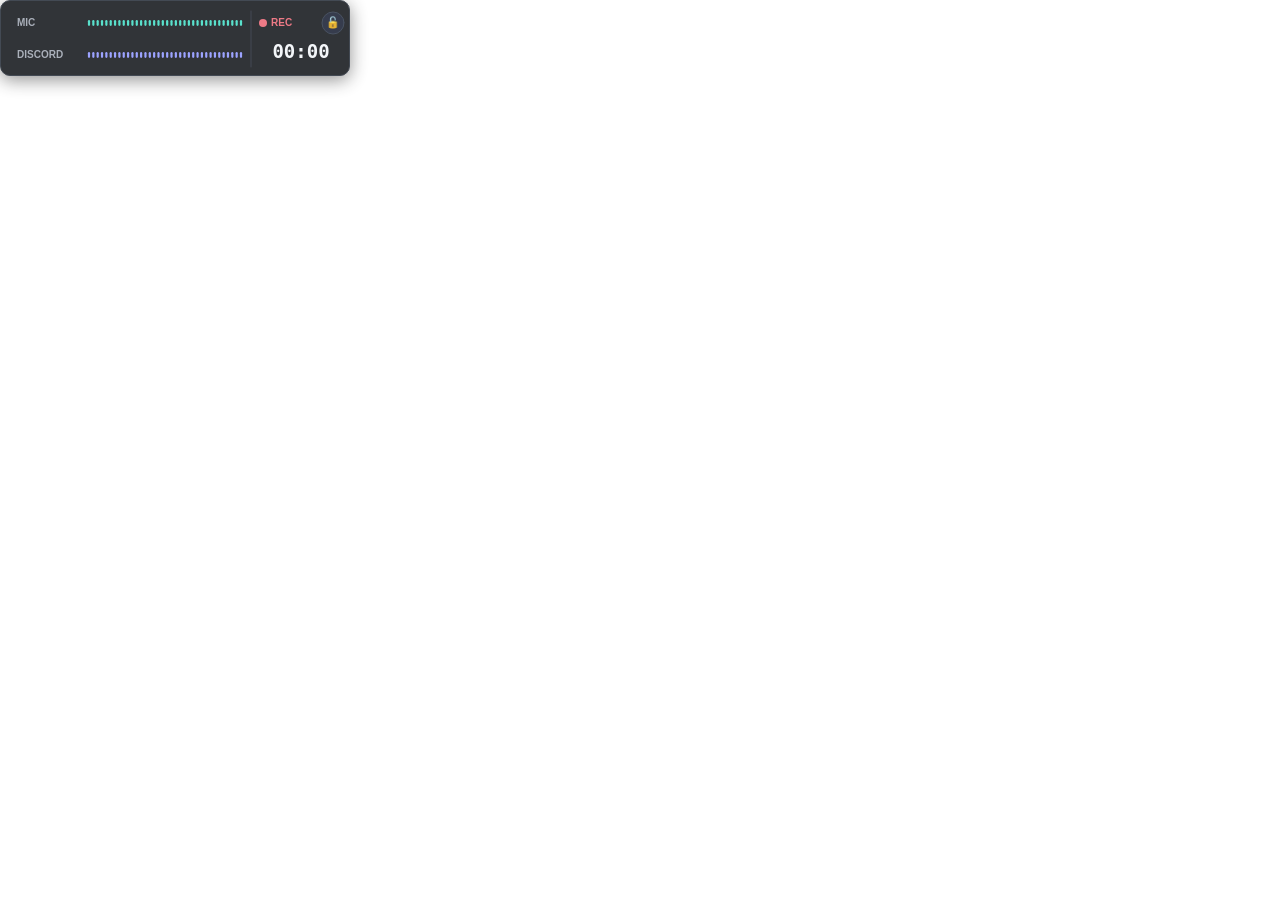
<file: ui/overlay.html>
<!DOCTYPE html>
<html lang="en">
<head>
  <meta charset="UTF-8">
  <meta name="viewport" content="width=device-width, initial-scale=1.0">
  <title>League Overlay</title>
  <style>
    * {
      box-sizing: border-box;
      margin: 0;
      padding: 0;
      user-select: none;
      -webkit-user-select: none;
    }

    html, body {
      width: 350px;
      height: 76px;
      overflow: hidden;
      background: transparent;
      font-family: -apple-system, BlinkMacSystemFont, "Segoe UI", Roboto, "Helvetica Neue", Arial, sans-serif;
    }

    #hud-card {
      position: absolute;
      top: 0;
      left: 0;
      width: 350px;
      height: 76px;
      background: #0E1116;
      border: 1.5px solid #232B37;
      border-radius: 10px;
      box-shadow: 0 4px 18px rgba(0, 0, 0, 0.5);
      cursor: grab;
      opacity: 0.85;
      transition: opacity 0.15s ease-out;
      -webkit-app-region: drag;
    }

    #hud-card:active {
      cursor: grabbing;
    }

    #hud-card.locked {
      cursor: default;
      -webkit-app-region: no-drag;
    }

    canvas {
      position: absolute;
      top: 0;
      left: 0;
      width: 350px;
      height: 76px;
      pointer-events: none;
    }

    /* Interactive hit-targets */
    #lock-hit {
      position: absolute;
      top: 8px;
      right: 5px;
      width: 28px;
      height: 28px;
      border-radius: 50%;
      cursor: pointer;
      z-index: 1000;
      -webkit-app-region: no-drag;
    }

    #slider-hit {
      position: absolute;
      top: 38px;
      left: 80px;
      width: 168px;
      height: 32px;
      cursor: pointer;
      display: none;
      z-index: 1000;
      -webkit-app-region: no-drag;
    }
  </style>
</head>
<body>
  <div id="hud-card" data-tauri-drag-region>
    <canvas id="hud-canvas" width="350" height="76"></canvas>
    <div id="lock-hit" data-tauri-drag-region="false" title="Toggle Lock / Drag Mode"></div>
    <div id="slider-hit" data-tauri-drag-region="false" title="Replay Volume"></div>
  </div>

  <script>
    // GradeX Waveform Constants & Harmonics matching Python LeagueOverlay exactly
    const TRACK_START_X = 88.0;
    const TRACK_END_X = 240.0;
    const TRACK_WIDTH = 152.0;
    const NUM_BARS = 36;
    const REPLAY_TRACK_START_X = 16.0;
    const REPLAY_TRACK_END_X = 240.0;
    const REPLAY_TRACK_WIDTH = 224.0;
    const REPLAY_NUM_BARS = 52;
    const DIVIDER_X = 250;
    const SLIDER_X1 = 88.0;
    const SLIDER_X2 = 240.0;
    const SLIDER_WIDTH = 152.0;
    const LOCK_X = 332;
    const LOCK_Y = 22;
    const TIMER_X = 300;
    const TIMER_Y = 52;

    const COLOR_BORDER = "#232B37";
    const COLOR_DIVIDER = "#232B37";
    const COLOR_LABEL = "#9CA3AF";
    const COLOR_TIMER = "#F2F5F9";
    const COLOR_TEAL = "#3DDCC4";
    const COLOR_PERIWINKLE = "#8B93FF";
    const COLOR_RED = "#EB6372";
    const COLOR_AMBER = "#F59E0B";
    const COLOR_UPCOMING_WAVE = "#3C4655";
    const COLOR_TRACK = "#232B37";

    const step = TRACK_WIDTH / (NUM_BARS - 1);
    const ACTIVE_BAR_CONSTANTS = [];
    for (let i = 0; i < NUM_BARS; i++) {
      const norm = i / (NUM_BARS - 1);
      ACTIVE_BAR_CONSTANTS.push({
        x: TRACK_START_X + i * step,
        f1: norm * 4.2 * Math.PI,
        f2: norm * 8.4 * Math.PI,
        f3: norm * 12.6 * Math.PI,
        envBoost: (0.40 + 0.60 * Math.pow(Math.sin(norm * Math.PI), 0.6)) * 7.5
      });
    }

    const replayStep = REPLAY_TRACK_WIDTH / (REPLAY_NUM_BARS - 1);
    const REPLAY_BASE_BARS = [];
    const REPLAY_HARMONICS = [];
    for (let i = 0; i < REPLAY_NUM_BARS; i++) {
      const norm = i / (REPLAY_NUM_BARS - 1);
      const envelope = Math.pow(Math.sin(norm * Math.PI), 0.85);
      const profile = Math.sin(norm * 4.0 * Math.PI) * 0.45
                    + Math.sin(norm * 9.0 * Math.PI) * 0.35
                    + Math.cos(norm * 2.0 * Math.PI) * 0.20;
      let h = 2.0 + Math.abs(profile) * envelope * 5.6;
      h = Math.min(7.5, Math.max(1.8, h));
      REPLAY_BASE_BARS.push({
        x: REPLAY_TRACK_START_X + i * replayStep,
        h: h
      });
      REPLAY_HARMONICS.push({
        envBoost: (0.40 + 0.60 * Math.pow(Math.sin(norm * Math.PI), 0.6)) * 4.5,
        f1: norm * 5.0 * Math.PI,
        f2: norm * 10.0 * Math.PI
      });
    }

    let hudMode = "RECORD";
    let timeStr = "00:00";
    let micLevel = 0.0;
    let discordLevel = 0.0;
    let isPaused = false;
    let isMuted = false;
    let isDiscordMuted = false;
    let currentTime = 0.0;
    let totalDuration = 1800.0;
    let replaySpeed = 1.0;
    let replayVolume = 80;
    let isLocked = false;
    let opacity = 0.85;
    let wavePhase = 0.0;
    let smoothMic = 0.0;
    let smoothDiscord = 0.0;

    function scaleAudio(peak) {
      if (!peak || peak <= 0.0003) return 0.0;
      const norm = Math.max(0.0, (peak - 0.0003) / 0.9997);
      return Math.max(0.0, Math.min(1.0, Math.pow(norm, 0.42)));
    }

    const canvas = document.getElementById("hud-canvas");
    const ctx = canvas.getContext("2d");
    const card = document.getElementById("hud-card");
    const lockHit = document.getElementById("lock-hit");
    const sliderHit = document.getElementById("slider-hit");

    // Completely disable default browser context menu and system menu everywhere
    document.addEventListener("contextmenu", (e) => {
      e.preventDefault();
      e.stopPropagation();
      return false;
    }, true);
    window.addEventListener("contextmenu", (e) => {
      e.preventDefault();
      e.stopPropagation();
      return false;
    }, true);

    async function invokeTauri(cmd, args = {}) {
      const invoker = (window.__TAURI__ && window.__TAURI__.core && window.__TAURI__.core.invoke) ||
                      (window.__TAURI__ && window.__TAURI__.invoke) ||
                      (window.__TAURI_INTERNALS__ && window.__TAURI_INTERNALS__.invoke);
      if (invoker) {
        try {
          return await invoker(cmd, args);
        } catch (e) {}
      }
      return null;
    }

    let lastForwardTime = 0;

    // Right-click handling:
    // If locked: forwards right-click directly into the game beneath so player movement is never blocked!
    // If unlocked: completely ignored! No menu, no minimize, no maximize!
    card.addEventListener("contextmenu", async (e) => {
      e.preventDefault();
      e.stopPropagation();
      if (isLocked) {
        const now = Date.now();
        if (now - lastForwardTime > 30) {
          lastForwardTime = now;
          await invokeTauri("overlay_forward_click", { button: "right" });
        }
      }
    });

    // Left-click handling:
    card.addEventListener("mousedown", async (e) => {
      // If clicked on lock icon or slider:
      if (e.target.id === "lock-hit") return;
      if (e.target.id === "slider-hit") return;

      if (isLocked) {
        if (e.button === 0) {
          const now = Date.now();
          if (now - lastForwardTime > 30) {
            lastForwardTime = now;
            await invokeTauri("overlay_forward_click", { button: "left" });
          }
        }
        return;
      }

      // Unlocked mode: left-click starts dragging
      if (e.button === 0) {
        await invokeTauri("overlay_start_dragging");
      }
    });

    // Lock icon hit button events
    lockHit.addEventListener("mousedown", (e) => {
      e.stopPropagation();
    });

    lockHit.addEventListener("contextmenu", (e) => {
      e.preventDefault();
      e.stopPropagation();
    });

    lockHit.addEventListener("click", async (e) => {
      e.preventDefault();
      e.stopPropagation();
      isLocked = !isLocked;
      card.classList.toggle("locked", isLocked);
      if (isLocked) {
        card.removeAttribute("data-tauri-drag-region");
      } else {
        card.setAttribute("data-tauri-drag-region", "");
      }
      await invokeTauri("overlay_set_locked", { locked: isLocked });
    });

    window.setCardOpacity = function(val) {
      if (typeof val === "number" && !isNaN(val)) {
        opacity = Math.max(0.2, Math.min(1.0, val));
        if (card) card.style.opacity = opacity;
      }
    };

    // Replay Volume Slider events
    let isDraggingSlider = false;

    function updateVolumeFromClientX(clientX) {
      const rect = card.getBoundingClientRect();
      const canvasX = clientX - rect.left;
      const pct = Math.max(0, Math.min(1, (canvasX - SLIDER_X1) / SLIDER_WIDTH));
      replayVolume = Math.round(pct * 200);
      invokeTauri("set_replay_volume", { volume: replayVolume });
    }

    sliderHit.addEventListener("mousedown", (e) => {
      e.preventDefault();
      e.stopPropagation();
      isDraggingSlider = true;
      updateVolumeFromClientX(e.clientX);
    });

    window.addEventListener("mousemove", (e) => {
      if (isDraggingSlider) {
        updateVolumeFromClientX(e.clientX);
      }
    });

    window.addEventListener("mouseup", () => {
      isDraggingSlider = false;
    });

    window.addEventListener("blur", () => {
      isDraggingSlider = false;
    });

    // FPS Capping & Idle Throttling (30 FPS max active, 3 FPS idle/silence)
    const TARGET_FPS = 30;
    const FRAME_INTERVAL = 1000 / TARGET_FPS; // ~33.3ms
    let lastRenderTime = 0;

    function render(timestamp) {
      if (!timestamp) timestamp = performance.now();

      if (document.hidden) {
        setTimeout(() => requestAnimationFrame(render), 250);
        return;
      }

      const elapsed = timestamp - lastRenderTime;
      const isActive = (hudMode === "RECORD" && (micLevel > 0.002 || discordLevel > 0.002)) ||
                       (hudMode === "REPLAY" && (!isPaused || isDraggingSlider));

      // When completely silent or paused, throttle down to ~3 FPS just to keep clock fresh
      const minInterval = isActive ? FRAME_INTERVAL : 300;
      if (elapsed < minInterval) {
        requestAnimationFrame(render);
        return;
      }

      lastRenderTime = timestamp - (elapsed % minInterval);

      // Advance replay needle smoothly between IPC updates
      if (hudMode === "REPLAY" && !isPaused && replaySpeed > 0) {
        currentTime = Math.min(totalDuration, currentTime + (elapsed / 1000.0) * replaySpeed);
      }

      wavePhase = (wavePhase + 0.14) % (Math.PI * 200.0);
      ctx.clearRect(0, 0, 350, 76);

      // Card Opacity: applies universally to card background, visualizers, scales, borders and texts
      card.style.opacity = Math.max(0.3, Math.min(1.0, opacity));

      // Vertical divider
      ctx.beginPath();
      ctx.moveTo(DIVIDER_X, 10);
      ctx.lineTo(DIVIDER_X, 66);
      ctx.strokeStyle = COLOR_DIVIDER;
      ctx.lineWidth = 1;
      ctx.stroke();

      // Lock Button
      const lockBg = isLocked ? "#261E14" : "#131B2E";
      const lockBorder = isLocked ? "#78350F" : "#2A3547";
      const lockIcon = isLocked ? "🔒" : "🔓";
      const lockColor = isLocked ? "#F59E0B" : "#38BDF8";

      ctx.beginPath();
      ctx.arc(LOCK_X, LOCK_Y, 11, 0, Math.PI * 2);
      ctx.fillStyle = lockBg;
      ctx.fill();
      ctx.strokeStyle = lockBorder;
      ctx.lineWidth = 1;
      ctx.stroke();

      ctx.font = "11px 'Segoe UI', sans-serif";
      ctx.textAlign = "center";
      ctx.textBaseline = "middle";
      ctx.fillStyle = lockColor;
      ctx.fillText(lockIcon, LOCK_X, LOCK_Y);

      // Digital Match Timer
      ctx.font = "bold 19px 'Segoe UI', monospace";
      ctx.textAlign = "center";
      ctx.textBaseline = "middle";
      ctx.fillStyle = COLOR_TIMER;
      ctx.fillText(timeStr, TIMER_X, TIMER_Y);

      if (hudMode === "RECORD") {
        sliderHit.style.display = "none";
        renderRecorder();
      } else {
        sliderHit.style.display = "block";
        renderReplay();
      }

      requestAnimationFrame(render);
    }

    function renderRecorder() {
      // 1. Labels
      ctx.font = "bold 10px 'Segoe UI', sans-serif";
      ctx.textAlign = "left";
      ctx.textBaseline = "middle";
      ctx.fillStyle = COLOR_LABEL;
      ctx.fillText("MIC", 16, 22);
      ctx.fillText("DISCORD", 16, 54);

      // 2. REC Status Badge
      const statusColor = isPaused ? COLOR_AMBER : COLOR_RED;
      const statusText = isPaused ? "PAUSED" : "REC";

      ctx.beginPath();
      ctx.arc(262, 22, 4, 0, Math.PI * 2);
      ctx.fillStyle = statusColor;
      ctx.fill();

      ctx.font = isPaused ? "bold 9px 'Segoe UI', sans-serif" : "bold 10px 'Segoe UI', sans-serif";
      ctx.fillStyle = statusColor;
      ctx.fillText(statusText, 270, 22);

      // 3. Microphone Waveform
      const effectiveMic = (isMuted || isDiscordMuted) ? 0.0 : micLevel;
      const micColor = (isMuted || isDiscordMuted) ? "#EF4444" : COLOR_TEAL;
      drawWaveform(22.0, effectiveMic, wavePhase, 0.0, micColor);

      // 4. Discord Waveform
      drawWaveform(54.0, discordLevel, wavePhase * 1.15, 2.5, COLOR_PERIWINKLE);
    }

    function drawWaveform(centerY, level, phase, seed, color) {
      const clamped = Math.max(0.0, Math.min(1.0, level));
      const effLevel = clamped > 0.005 ? Math.min(1.0, Math.pow(clamped, 0.45) * 1.65) : 0.0;
      const p1 = phase + seed;
      const p2 = -phase * 0.9 + seed * 1.6;
      const p3 = phase * 1.4;

      ctx.strokeStyle = color;
      ctx.lineWidth = 2.2;
      ctx.lineCap = "round";

      for (const bar of ACTIVE_BAR_CONSTANTS) {
        let h = 1.8;
        if (effLevel > 0.0) {
          const w1 = Math.sin(bar.f1 + p1);
          const w2 = Math.cos(bar.f2 + p2) * 0.45;
          const w3 = Math.sin(bar.f3 + p3) * 0.25;
          const variation = 0.35 + 0.38235 * Math.abs(w1 + w2 + w3);
          h = Math.min(9.2, 1.8 + effLevel * bar.envBoost * variation);
        }
        ctx.beginPath();
        ctx.moveTo(bar.x, centerY - h);
        ctx.lineTo(bar.x, centerY + h);
        ctx.stroke();
      }
    }

    function renderReplay() {
      // 1. Status Text
      const statusColor = isPaused ? COLOR_AMBER : COLOR_TEAL;
      const speedStr = replaySpeed === 1.0 ? "REPLAY" : `${replaySpeed.toFixed(1)}x`;
      const statusText = isPaused ? "⏸ PAUSED" : `▶ ${speedStr}`;

      ctx.font = "bold 9px 'Segoe UI', sans-serif";
      ctx.textAlign = "left";
      ctx.textBaseline = "middle";
      ctx.fillStyle = statusColor;
      ctx.fillText(statusText, 258, 22);

      // 2. Waveform with playhead
      const progress = Math.max(0.0, Math.min(1.0, currentTime / (totalDuration || 1800.0)));
      const cursorX = REPLAY_TRACK_START_X + progress * REPLAY_TRACK_WIDTH;
      const modPhase = wavePhase;
      const negPhase = -modPhase * 0.8;

      ctx.lineWidth = 2.2;
      ctx.lineCap = "round";
      for (let i = 0; i < REPLAY_BASE_BARS.length; i++) {
        const bar = REPLAY_BASE_BARS[i];
        let h = bar.h;
        if (bar.x <= cursorX) {
          ctx.strokeStyle = COLOR_TEAL;
          if (!isPaused) {
            const harm = REPLAY_HARMONICS[i];
            const bounce = Math.sin(harm.f1 + modPhase) * 0.6 + Math.cos(harm.f2 + negPhase) * 0.4;
            h = Math.min(9.2, Math.max(1.8, h + Math.abs(bounce) * harm.envBoost * 0.35));
          }
        } else {
          ctx.strokeStyle = COLOR_UPCOMING_WAVE;
        }
        ctx.beginPath();
        ctx.moveTo(bar.x, 22.0 - bar.h);
        ctx.lineTo(bar.x, 22.0 + bar.h);
        ctx.stroke();
      }

      // Playhead cursor
      ctx.strokeStyle = "#FFFFFF";
      ctx.lineWidth = 2.2;
      ctx.beginPath();
      ctx.moveTo(cursorX, 13);
      ctx.lineTo(cursorX, 31);
      ctx.stroke();

      // 3. Volume Label & Slider
      ctx.font = "bold 10px 'Segoe UI', sans-serif";
      ctx.textAlign = "left";
      ctx.textBaseline = "middle";
      ctx.fillStyle = COLOR_LABEL;
      ctx.fillText("VOLUME", 16, 54);

      // Background Track
      ctx.beginPath();
      ctx.moveTo(SLIDER_X1, 54);
      ctx.lineTo(SLIDER_X2, 54);
      ctx.strokeStyle = COLOR_TRACK;
      ctx.lineWidth = 7;
      ctx.lineCap = "round";
      ctx.stroke();

      // Active Track
      const volFraction = Math.max(0, Math.min(1, replayVolume / 200));
      const knobX = SLIDER_X1 + volFraction * SLIDER_WIDTH;
      if (knobX > SLIDER_X1) {
        ctx.beginPath();
        ctx.moveTo(SLIDER_X1, 54);
        ctx.lineTo(knobX, 54);
        ctx.strokeStyle = isMuted ? "#64748B" : COLOR_TEAL;
        ctx.lineWidth = 7;
        ctx.lineCap = "round";
        ctx.stroke();
      }

      // Knob
      ctx.beginPath();
      ctx.arc(knobX, 54, 6.5, 0, Math.PI * 2);
      ctx.fillStyle = isMuted ? "#64748B" : COLOR_TEAL;
      ctx.fill();
    }

    // Polling loop for state sync
    async function syncState() {
      try {
        const data = await invokeTauri("get_hud_data");
        if (data) {
          hudMode = data.mode || "RECORD";
          timeStr = data.time_str || "00:00";

          const rawMic = typeof data.mic_level === "number" ? data.mic_level : 0.0;
          const rawDiscord = typeof data.discord_level === "number" ? data.discord_level : 0.0;

          const targetMic = scaleAudio(rawMic);
          const targetDiscord = scaleAudio(rawDiscord);

          // Snappy attack, smooth silky decay
          if (targetMic > smoothMic) {
            smoothMic = smoothMic * 0.3 + targetMic * 0.7;
          } else {
            smoothMic = Math.max(0.0, smoothMic * 0.82);
          }

          if (targetDiscord > smoothDiscord) {
            smoothDiscord = smoothDiscord * 0.3 + targetDiscord * 0.7;
          } else {
            smoothDiscord = Math.max(0.0, smoothDiscord * 0.82);
          }

          micLevel = smoothMic;
          discordLevel = smoothDiscord;

          isPaused = Boolean(data.is_paused);
          isMuted = Boolean(data.is_muted);
          isDiscordMuted = Boolean(data.is_discord_muted);
          currentTime = data.current_time || 0.0;
          totalDuration = data.total_duration || 1800.0;
          replaySpeed = data.speed || 1.0;
          if (!isDraggingSlider) {
            replayVolume = typeof data.volume === "number" ? data.volume : 80;
          }
          isLocked = Boolean(data.locked);
          opacity = typeof data.opacity === "number" ? data.opacity : 0.85;

          card.classList.toggle("locked", isLocked);
          if (isLocked) {
            card.removeAttribute("data-tauri-drag-region");
          } else {
            card.setAttribute("data-tauri-drag-region", "");
          }
          card.style.opacity = opacity;
        }
      } catch (e) {}
    }

    // Adaptive State Sync (60ms when live sound/match active, 250ms when idle in lobby)
    let syncTimer = null;
    async function scheduleSync() {
      if (!document.hidden) {
        await syncState();
      }
      const isLive = (hudMode === "RECORD" && (micLevel > 0.002 || discordLevel > 0.002 || timeStr !== "00:00")) ||
                     (hudMode === "REPLAY" && (!isPaused || isDraggingSlider));
      const delay = isLive ? 60 : 250;
      syncTimer = setTimeout(scheduleSync, delay);
    }

    document.addEventListener("visibilitychange", () => {
      if (!document.hidden) {
        clearTimeout(syncTimer);
        scheduleSync();
        requestAnimationFrame(render);
      }
    });

    scheduleSync();
    requestAnimationFrame(render);
  </script>
</body>
</html>
</file>
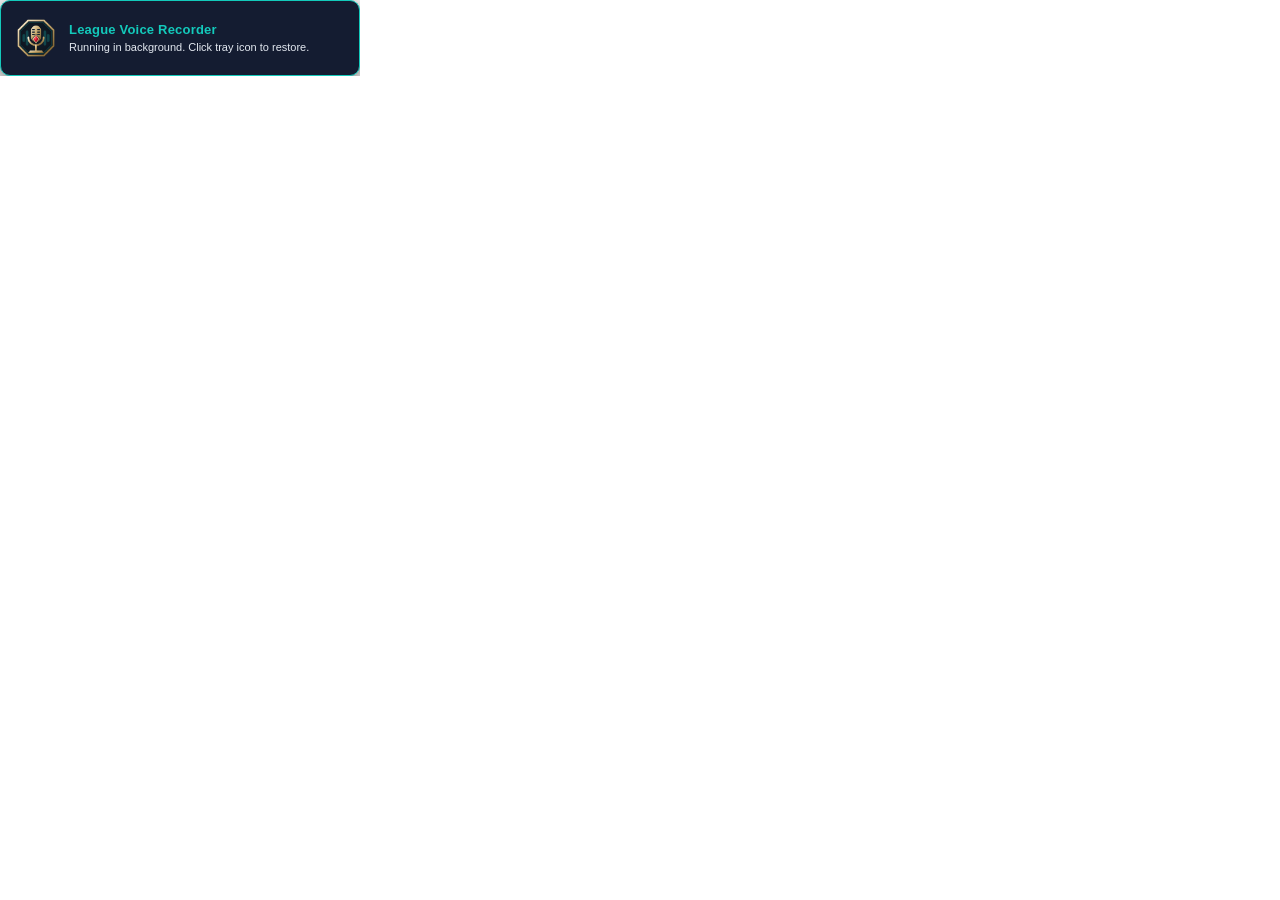
<file: ui/toast.html>
<!DOCTYPE html>
<html lang="en">
<head>
  <meta charset="UTF-8">
  <meta name="viewport" content="width=device-width, initial-scale=1.0">
  <title>Notification</title>
  <style>
    * {
      margin: 0;
      padding: 0;
      box-sizing: border-box;
      user-select: none;
      -webkit-user-select: none;
    }

    html, body {
      width: 360px;
      height: 76px;
      overflow: hidden;
      background: transparent;
      font-family: -apple-system, BlinkMacSystemFont, "Segoe UI", Roboto, "Helvetica Neue", Arial, sans-serif;
    }

    #toast-card {
      width: 360px;
      height: 76px;
      background: #0B1329;
      border: 1.5px solid #0AC8B9;
      border-radius: 10px;
      box-shadow: 0 6px 24px rgba(0, 0, 0, 0.7);
      display: flex;
      align-items: center;
      padding: 12px 16px;
      cursor: pointer;
      opacity: 0.96;
      transition: transform 0.1s ease, border-color 0.15s ease;
    }

    #toast-card:hover {
      transform: translateY(-1px);
      border-color: #38BDF8;
    }

    .toast-icon {
      width: 38px;
      height: 38px;
      margin-right: 14px;
      flex-shrink: 0;
      object-fit: contain;
    }

    .toast-content {
      display: flex;
      flex-direction: column;
      justify-content: center;
    }

    .toast-title {
      color: #0AC8B9;
      font-weight: 700;
      font-size: 13px;
      margin-bottom: 3px;
      letter-spacing: 0.2px;
    }

    .toast-desc {
      color: #E2E8F0;
      font-size: 11px;
      line-height: 1.35;
    }
  </style>
</head>
<body>
  <div id="toast-card" onclick="restoreApp()">
    <img src="assets/icon.png" class="toast-icon" alt="League Voice Recorder" onerror="this.style.display='none'">
    <div class="toast-content">
      <div class="toast-title">League Voice Recorder</div>
      <div class="toast-desc">Running in background. Click tray icon to restore.</div>
    </div>
  </div>

  <script>
    async function restoreApp() {
      const invoker = (window.__TAURI__ && window.__TAURI__.core && window.__TAURI__.core.invoke) ||
                      (window.__TAURI__ && window.__TAURI__.invoke) ||
                      (window.__TAURI_INTERNALS__ && window.__TAURI_INTERNALS__.invoke);
      if (invoker) {
        try {
          await invoker("restore_main_window");
        } catch (e) {}
      }
    }
  </script>
</body>
</html>
</file>
<file: ui/style.css>
:root {
  /* Exact CustomTkinter Hextech Dark Theme Palette */
  --bg-dark: #060B18;
  --bg-card: #0B1329;
  --bg-card-inner: #070D1E;
  --bg-terminal: #060B18;
  --gold-primary: #C8AA6E;
  --gold-light: #F0E6D2;
  --gold-dark: #785A28;
  --teal-accent: #0AC8B9;
  --teal-hover: #0397AB;
  --blue-accent: #0284C7;
  --blue-hover: #0369A1;
  --blue-border: #38BDF8;
  --red-rec: #E11D48;
  --red-hover: #BE123C;
  --red-border: #F43F5E;
  --green-ok: #10B981;
  --indigo-btn: #6366F1;
  --indigo-hover: #4F46E5;
  --text-main: #F1F5F9;
  --text-muted: #94A3B8;
  --text-muted-dark: #64748B;
  --border-color: #1E2A4A;
  --border-inner: #162038;
  --meter-mic: #3DDCC4;
  --meter-app: #8B93FF;
  --scrollbar-track: rgba(6, 11, 24, 0.6);
  --scrollbar-thumb: #1E2A4A;
  --scrollbar-thumb-hover: #2E3E66;
}

[data-theme="light"] {
  /* Clean Light Theme Palette */
  --bg-dark: #F1F5F9;
  --bg-card: #FFFFFF;
  --bg-card-inner: #F8FAFC;
  --bg-terminal: #0F172A;
  --gold-primary: #85581A;
  --gold-light: #4A3310;
  --gold-dark: #2F1E07;
  --teal-accent: #0D9488;
  --teal-hover: #0F766E;
  --blue-accent: #0284C7;
  --blue-hover: #0369A1;
  --blue-border: #0284C7;
  --red-rec: #DC2626;
  --red-hover: #B91C1C;
  --red-border: #EF4444;
  --green-ok: #16A34A;
  --indigo-btn: #4F46E5;
  --indigo-hover: #4338CA;
  --text-main: #0F172A;
  --text-muted: #475569;
  --text-muted-dark: #64748B;
  --border-color: #CBD5E1;
  --border-inner: #E2E8F0;
  --meter-mic: #0D9488;
  --meter-app: #6366F1;
  --scrollbar-track: rgba(241, 245, 249, 0.6);
  --scrollbar-thumb: #CBD5E1;
  --scrollbar-thumb-hover: #94A3B8;
}

[data-theme="light"] .setting-lbl {
  color: #1E293B;
}

[data-theme="light"] .setting-input {
  background: #FFFFFF;
  border: 1px solid #CBD5E1;
  color: #0F172A;
}

[data-theme="light"] .setting-input:focus {
  border-color: var(--teal-accent);
}

.setting-select {
  background: var(--bg-terminal);
  border: 1px solid var(--border-color);
  color: #F8FAFC;
  padding: 6px 10px;
  border-radius: 6px;
  font-size: 11px;
  font-weight: 600;
  font-family: "Segoe UI", sans-serif;
  outline: none;
  cursor: pointer;
  width: 100%;
  max-width: 420px;
  box-sizing: border-box;
}

.setting-select:focus {
  border-color: var(--teal-accent);
}

.setting-select option {
  background: #0B1329;
  color: #F1F5F9;
  padding: 4px;
}

[data-theme="light"] .setting-select {
  background: #FFFFFF;
  border: 1px solid #CBD5E1;
  color: #0F172A;
}

[data-theme="light"] .setting-select option {
  background: #FFFFFF;
  color: #0F172A;
}

[data-theme="light"] .styled-select {
  color: #0F172A;
}

[data-theme="light"] .styled-select option {
  background: #FFFFFF;
  color: #0F172A;
}

[data-theme="light"] .selector-box {
  background: #F8FAFC;
  border: 1px solid #CBD5E1;
}

[data-theme="light"] .btn-small,
[data-theme="light"] .btn-theme,
[data-theme="light"] .btn-refresh-health {
  background: #E2E8F0;
  border: 1px solid #CBD5E1;
  color: #0F172A;
}

[data-theme="light"] .btn-delete-local {
  background: #FEE2E2 !important;
  border: 1px solid #FCA5A5 !important;
  color: #B91C1C !important;
}

[data-theme="light"] .btn-delete-local:hover {
  background: #FECACA !important;
  border-color: #EF4444 !important;
  color: #991B1B !important;
}

[data-theme="light"] .btn-small:hover,
[data-theme="light"] .btn-theme:hover,
[data-theme="light"] .btn-refresh-health:hover {
  background: #CBD5E1;
}

[data-theme="light"] .switch-slider {
  background-color: #CBD5E1;
}

[data-theme="light"] .health-pill {
  color: #334155;
}

[data-theme="light"] .health-pill.online {
  color: #065F46;
}

[data-theme="light"] .health-pill.offline {
  color: #991B1B;
}

[data-theme="light"] .action-card-status {
  background: #F1F5F9;
  border: 1px solid #CBD5E1;
  color: #475569;
}

[data-theme="light"] .meter-track {
  background: #E2E8F0;
}

[data-theme="light"] .vol-label {
  color: var(--gold-primary);
}

[data-theme="light"] .action-hint-row b {
  color: var(--gold-primary);
}

[data-theme="light"] .tab-btn.active {
  background: #FFFFFF;
  color: var(--teal-accent);
  border: 1px solid #CBD5E1;
}

[data-theme="light"] .tab-btn:hover:not(.active) {
  color: #0F172A;
  background: rgba(0, 0, 0, 0.04);
}

[data-theme="light"] .recording-row {
  background: #F8FAFC;
  border: 1px solid #E2E8F0;
}

[data-theme="light"] .recording-row:hover {
  background: #F1F5F9;
}

[data-theme="light"] .recording-name {
  color: #0F172A;
}

[data-theme="light"] .recording-badge-local {
  color: #0284C7;
  background: rgba(2, 132, 199, 0.1);
  border-color: rgba(2, 132, 199, 0.3);
}

[data-theme="light"] .modal-card {
  background: #FFFFFF;
  border: 1px solid #CBD5E1;
  box-shadow: 0 10px 25px rgba(0, 0, 0, 0.15);
}

[data-theme="light"] .modal-label {
  color: #1E293B;
}

[data-theme="light"] .modal-close-btn {
  color: #64748B;
}

[data-theme="light"] .modal-close-btn:hover {
  color: #0F172A;
}

[data-theme="light"] .control-check {
  color: #334155;
}

[data-theme="light"] .debug-panel {
  background: #F8FAFC;
  border: 1px solid #CBD5E1;
}

[data-theme="light"] .debug-row .k {
  color: #475569;
}

[data-theme="light"] .debug-row .v {
  color: #0F172A;
}

* {
  box-sizing: border-box;
  margin: 0;
  padding: 0;
  user-select: none;
  scrollbar-width: thin;
  scrollbar-color: var(--scrollbar-thumb) var(--scrollbar-track);
}

/* Custom Themed Scrollbars matching CustomTkinter */
::-webkit-scrollbar {
  width: 8px;
  height: 8px;
}

::-webkit-scrollbar-track {
  background: var(--scrollbar-track);
  border-radius: 4px;
}

::-webkit-scrollbar-thumb {
  background: var(--scrollbar-thumb);
  border-radius: 4px;
  border: 1px solid rgba(255, 255, 255, 0.05);
  transition: background 0.15s ease;
}

::-webkit-scrollbar-thumb:hover {
  background: var(--scrollbar-thumb-hover);
}

::-webkit-scrollbar-corner {
  background: transparent;
}

body {
  font-family: "Segoe UI", -apple-system, BlinkMacSystemFont, Roboto, "Helvetica Neue", Arial, sans-serif;
  background-color: var(--bg-dark);
  color: var(--text-main);
  overflow: hidden;
  height: 100vh;
}

.app-container {
  display: flex;
  flex-direction: column;
  height: 100vh;
  padding: 12px 14px;
  gap: 8px;
}

/* Header Frame matching CustomTkinter header_frame */
.app-header {
  display: flex;
  justify-content: space-between;
  align-items: center;
  background: var(--bg-card);
  border: 1px solid var(--border-color);
  border-radius: 12px;
  padding: 10px 14px;
}

.brand {
  display: flex;
  align-items: center;
  gap: 12px;
}

.brand-logo-img {
  width: 42px;
  height: 42px;
  object-fit: contain;
  display: block;
  flex-shrink: 0;
}

.title-row {
  display: flex;
  align-items: center;
  gap: 8px;
}

.title-row h1 {
  font-size: 17px;
  font-weight: 700;
  letter-spacing: 0.5px;
  color: var(--gold-primary);
  font-family: "Segoe UI", sans-serif;
}

.subtitle {
  font-size: 11px;
  color: var(--text-muted);
  margin-top: 2px;
}

.health-ribbon {
  display: flex;
  align-items: center;
  gap: 6px;
  background: var(--bg-card-inner);
  border: 1px solid var(--border-inner);
  border-radius: 8px;
  padding: 4px 8px;
}

.health-pill {
  display: flex;
  align-items: center;
  gap: 5px;
  padding: 3px 6px;
  border-radius: 6px;
  font-size: 11px;
  font-weight: 700;
  color: #CBD5E1;
}

.health-pill .dot {
  width: 7px;
  height: 7px;
  border-radius: 50%;
  background: var(--text-muted-dark);
}

.health-pill.online .dot {
  background: var(--green-ok);
  box-shadow: 0 0 5px var(--green-ok);
}

.health-pill.online {
  color: #E2E8F0;
}

.health-pill.offline .dot {
  background: #EF4444;
  box-shadow: 0 0 5px #EF4444;
}

.health-pill.offline {
  color: #FCA5A5;
}

.btn-theme {
  background: #0F1A36;
  border: 1px solid var(--border-color);
  color: #FBBF24;
  border-radius: 6px;
  padding: 4px 8px;
  font-size: 12px;
  cursor: pointer;
}

.btn-refresh-health {
  background: #0F1A36;
  border: 1px solid var(--border-color);
  color: var(--text-main);
  border-radius: 6px;
  padding: 4px 8px;
  font-size: 11px;
  font-weight: 700;
  cursor: pointer;
}

.btn-refresh-health:hover,
.btn-theme:hover {
  background: #1E2A4A;
}

/* 2-Card Main Action Section matching CustomTkinter action_frame */
.action-frame {
  display: flex;
  flex-direction: column;
}

.action-cards-grid {
  display: grid;
  grid-template-columns: calc(50% - 6px) calc(50% - 6px);
  gap: 12px;
  width: 100%;
  box-sizing: border-box;
}

.action-card {
  background: var(--bg-card);
  border: 1px solid var(--border-color);
  border-radius: 12px;
  padding: 12px 14px;
  display: flex;
  flex-direction: column;
  justify-content: space-between;
  gap: 8px;
  min-height: 224px;
  width: 100%;
  min-width: 0;
  max-width: 100%;
  box-sizing: border-box;
  overflow: hidden;
}

.action-card-header {
  display: flex;
  justify-content: space-between;
  align-items: center;
}

.action-card-title {
  font-size: 13px;
  font-weight: 700;
  letter-spacing: 0.5px;
}

.rec-card .action-card-title {
  color: var(--red-border);
}

.rep-card .action-card-title {
  color: var(--teal-accent);
}

.action-card-status {
  font-size: 11px;
  font-weight: 700;
  background: var(--bg-card-inner);
  border: 1px solid var(--border-inner);
  color: var(--text-muted);
  padding: 3px 10px;
  border-radius: 6px;
  letter-spacing: 0.3px;
  transition: all 0.2s ease;
}

.action-card-status.rec {
  color: #F43F5E;
  border-color: rgba(244, 63, 94, 0.4);
  background: rgba(244, 63, 94, 0.12);
}

.action-card-status.watching {
  color: #0AC8B9;
  border-color: rgba(10, 200, 185, 0.4);
  background: rgba(10, 200, 185, 0.12);
}

.action-card-status.paused {
  color: #FBBF24;
  border-color: rgba(251, 191, 36, 0.4);
  background: rgba(251, 191, 36, 0.12);
}

.action-card-status.saving {
  color: #C084FC;
  border-color: rgba(192, 132, 252, 0.4);
  background: rgba(192, 132, 252, 0.12);
}

.action-card-status.active {
  color: #38BDF8;
  border-color: rgba(56, 189, 248, 0.4);
  background: rgba(56, 189, 248, 0.12);
}

.btn-action {
  display: flex;
  align-items: center;
  justify-content: center;
  height: 42px;
  width: 100%;
  min-width: 0;
  max-width: 100%;
  border-radius: 8px;
  font-size: 13px;
  font-weight: 700;
  cursor: pointer;
  transition: all 0.15s ease;
  font-family: "Segoe UI", sans-serif;
  border: 1px solid transparent;
  box-sizing: border-box;
}

.rec-btn {
  background: var(--red-rec);
  color: #FFF;
  border-color: var(--red-border);
}

.rec-btn:hover {
  background: var(--red-hover);
}

.rec-btn.active {
  background: #475569;
  border-color: #64748B;
}

.rep-btn {
  background: var(--blue-accent);
  color: #FFF;
  border-color: var(--blue-border);
}

.rep-btn:hover {
  background: var(--blue-hover);
}

.rep-btn.active {
  background: #475569;
  border-color: #64748B;
}

.action-row {
  display: flex;
  align-items: center;
  gap: 6px;
  width: 100%;
  min-width: 0;
  box-sizing: border-box;
}

.selectors-row {
  display: grid;
  grid-template-columns: calc(50% - 4px) calc(50% - 4px);
  gap: 8px;
  width: 100%;
  min-width: 0;
  box-sizing: border-box;
}

.selector-box {
  width: 100%;
  min-width: 0;
  max-width: 100%;
  background: var(--bg-card-inner);
  border: 1px solid var(--border-inner);
  border-radius: 6px;
  padding: 4px 8px;
  display: flex;
  align-items: center;
  gap: 4px;
  box-sizing: border-box;
  overflow: hidden;
}

.selector-label {
  font-size: 11px;
  font-weight: 600;
  color: var(--text-muted);
  white-space: nowrap;
  flex-shrink: 0;
}

.styled-select {
  flex: 1 1 0;
  width: 0;
  min-width: 0;
  max-width: 100%;
  background: transparent;
  color: var(--text-main);
  border: none;
  font-size: 11px;
  font-family: "Segoe UI", sans-serif;
  outline: none;
  cursor: pointer;
  text-overflow: ellipsis;
  overflow: hidden;
  white-space: nowrap;
}

.styled-select option {
  background: #0B1329;
  color: #F1F5F9;
}

.vol-box {
  flex: 1;
  min-width: 0;
  display: flex;
  align-items: center;
  gap: 8px;
}

.btn-micro {
  background: #0F1A36;
  color: var(--text-main);
  border: 1px solid var(--border-color);
  border-radius: 4px;
  padding: 2px 6px;
  font-size: 10px;
  font-weight: 700;
  cursor: pointer;
  transition: all 0.15s ease;
  line-height: 1.3;
}

.btn-micro:hover {
  background: var(--gold-btn-bg);
  color: #0A1428;
  border-color: var(--gold-light);
}

.btn-reset-offset:hover {
  background: rgba(248, 113, 113, 0.2);
  color: #F87171;
  border-color: #F87171;
}

.vol-row {
  align-items: center;
  gap: 8px;
}

.vol-label {
  font-size: 11px;
  font-weight: 600;
  color: var(--gold-light);
}

.vol-slider {
  flex: 1;
  width: 100%;
  accent-color: var(--teal-accent);
  cursor: pointer;
  height: 6px;
}

.vol-display {
  font-size: 11px;
  font-weight: 700;
  width: 36px;
  text-align: right;
  color: var(--text-main);
}

.btn-small {
  background: #0F1A36;
  color: var(--text-main);
  border: 1px solid var(--border-color);
  border-radius: 6px;
  padding: 4px 10px;
  font-size: 11px;
  font-weight: 600;
  cursor: pointer;
  transition: background 0.15s;
}

.btn-small:hover {
  background: #1E2A4A;
}

.btn-indigo {
  background: var(--indigo-btn);
  color: #FFF;
  border: 1px solid #818CF8;
  border-radius: 6px;
  padding: 5px 14px;
  font-size: 11px;
  font-weight: 700;
  cursor: pointer;
  transition: background 0.15s;
}

.btn-indigo:hover {
  background: var(--indigo-hover);
}

/* Live VU Meters & Replay API Boxes */
.meter-box {
  background: var(--bg-card-inner);
  border: 1px solid var(--border-inner);
  border-radius: 6px;
  padding: 6px 10px;
  display: flex;
  flex-direction: column;
  justify-content: center;
  gap: 4px;
  min-height: 48px;
  width: 100%;
  min-width: 0;
  box-sizing: border-box;
}

.api-box-row {
  display: flex;
  align-items: center;
  justify-content: space-between;
  width: 100%;
}

.api-card-pill {
  font-size: 11px;
  font-weight: 700;
  color: var(--text-muted);
}

.api-card-pill.enabled {
  color: var(--green-ok);
}

.api-card-pill.disabled {
  color: #F87171;
}

.btn-enable-api {
  background: var(--blue-accent);
  color: #FFF;
  border: 1px solid var(--blue-border);
  padding: 2px 10px;
  border-radius: 6px;
  font-size: 11px;
  font-weight: 700;
  cursor: pointer;
  transition: background 0.15s;
}

.btn-enable-api:hover {
  background: var(--blue-hover);
}

.action-hint-row {
  display: flex;
  justify-content: space-between;
  align-items: center;
  background: var(--bg-card-inner);
  border: 1px solid var(--border-inner);
  border-radius: 6px;
  padding: 4px 8px;
  font-size: 11px;
  color: var(--text-muted);
  min-height: 26px;
  width: 100%;
  min-width: 0;
  box-sizing: border-box;
}

.action-hint-row b {
  color: var(--gold-light);
}

.meter-row {
  display: flex;
  align-items: center;
  gap: 8px;
}

.meter-label {
  font-size: 11px;
  font-weight: 600;
  width: 68px;
  color: var(--text-muted);
}

.meter-track {
  flex: 1;
  height: 6px;
  background: #0F172A;
  border-radius: 3px;
  overflow: hidden;
}

.meter-fill {
  height: 100%;
  width: 0%;
  border-radius: 3px;
  transition: width 0.08s ease-out;
}

.meter-fill.app {
  background: var(--meter-app);
}

.meter-fill.mic {
  background: var(--meter-mic);
}

.meter-fill.mic.muted {
  background: #EF4444 !important;
  box-shadow: 0 0 10px rgba(239, 68, 68, 0.6) !important;
}

.meter-label.muted {
  color: #EF4444 !important;
  font-weight: 700 !important;
}

.meter-track.muted {
  border-color: rgba(239, 68, 68, 0.6) !important;
  background: rgba(239, 68, 68, 0.15) !important;
}

.rep-engine-badge {
  color: var(--teal-accent);
  font-weight: 600;
}

/* Tab Navigation matching CustomTkinter Notebook */
.tab-nav {
  display: flex;
  gap: 4px;
  background: var(--bg-card);
  border: 1px solid var(--border-color);
  border-radius: 8px;
  padding: 3px;
}

.tab-btn {
  flex: 1;
  background: transparent;
  color: var(--text-muted);
  border: none;
  border-radius: 6px;
  padding: 7px 12px;
  font-size: 12px;
  font-weight: 700;
  cursor: pointer;
  transition: all 0.15s ease;
  font-family: "Segoe UI", sans-serif;
}

.tab-btn.active {
  background: var(--bg-card-inner);
  color: var(--gold-primary);
  border: 1px solid var(--border-inner);
}

.tab-btn:hover:not(.active) {
  color: var(--text-main);
  background: rgba(255, 255, 255, 0.03);
}

/* Tab Content Areas */
.tab-content {
  display: none;
  flex: 1;
  background: var(--bg-card);
  border: 1px solid var(--border-color);
  border-radius: 12px;
  padding: 10px 12px;
  overflow: hidden;
  flex-direction: column;
}

.tab-content.active {
  display: flex;
}

/* Activity Log Split Screen & Textbox matching CustomTkinter */
.log-container-split {
  flex: 1;
  display: flex;
  gap: 8px;
  overflow: hidden;
  margin-bottom: 8px;
}

.log-main-box {
  flex: 1;
  display: flex;
  flex-direction: column;
  overflow: hidden;
}

.terminal-box {
  flex: 1;
  background: var(--bg-terminal);
  border: 1px solid var(--border-inner);
  border-radius: 8px;
  padding: 10px 12px;
  overflow-y: auto;
  font-family: "Consolas", "Courier New", monospace;
  font-size: 12px;
  line-height: 1.45;
  color: #CBD5E1;
  white-space: pre-wrap;
  word-break: break-all;
  scrollbar-color: #253349 rgba(6, 11, 24, 0.4);
}

.terminal-box::-webkit-scrollbar-track {
  background: rgba(6, 11, 24, 0.4);
  border-radius: 4px;
}

.terminal-box::-webkit-scrollbar-thumb {
  background: #253349;
  border-radius: 4px;
  border: 1px solid rgba(255, 255, 255, 0.05);
}

.terminal-box::-webkit-scrollbar-thumb:hover {
  background: #3B4D6B;
}

.log-line {
  margin-bottom: 2px;
}

.debug-panel {
  width: 350px;
  background: var(--bg-card-inner);
  border: 1px solid var(--border-inner);
  border-radius: 8px;
  padding: 10px 12px;
  display: flex;
  flex-direction: column;
  gap: 8px;
  overflow-y: auto;
}

.debug-title {
  font-size: 13px;
  font-weight: 700;
  color: var(--teal-accent);
}

.debug-panel-body {
  display: flex;
  flex-direction: column;
  gap: 8px;
}

.debug-card {
  background: var(--bg-card);
  border: 1px solid var(--border-inner);
  border-radius: 8px;
  padding: 8px 10px;
  display: flex;
  flex-direction: column;
  gap: 3px;
}

.debug-card-title {
  font-size: 11px;
  font-weight: 700;
  margin-bottom: 4px;
}

.debug-card-title.match-title {
  color: #38BDF8;
}

.debug-card-title.replay-title {
  color: #FBBF24;
}

.debug-card-title.system-title {
  color: #34D399;
}

.debug-row {
  display: flex;
  justify-content: space-between;
  align-items: center;
  padding: 2px 0;
  border-bottom: 1px solid rgba(255, 255, 255, 0.04);
}

.debug-row .k {
  color: #94A3B8;
  font-size: 11px;
  font-weight: 600;
}

.debug-row .v {
  font-family: Consolas, monospace;
  font-size: 11px;
  font-weight: 700;
  color: #F8FAFC;
  text-align: right;
}

.debug-row .v.highlight-time {
  color: #3DDCC4;
  font-size: 12px;
}

.debug-row .v.highlight-dt {
  color: #FBBF24;
}

.debug-row .v.highlight-rep {
  color: #FBBF24;
  font-size: 12px;
}

.debug-row .v.highlight-ver {
  color: #38BDF8;
}

[data-theme="light"] .debug-card {
  background: #F8FAFC;
  border: 1px solid #E2E8F0;
}

[data-theme="light"] .debug-card-title.match-title {
  color: #0284C7;
}

[data-theme="light"] .debug-card-title.replay-title {
  color: #D97706;
}

[data-theme="light"] .debug-card-title.system-title {
  color: #059669;
}

[data-theme="light"] .debug-row .k {
  color: #475569;
}

[data-theme="light"] .debug-row .v {
  color: #0F172A;
}

[data-theme="light"] .debug-row .v.highlight-time {
  color: #0891B2;
}

[data-theme="light"] .debug-row .v.highlight-dt {
  color: #D97706;
}

[data-theme="light"] .debug-row .v.highlight-rep {
  color: #D97706;
}

[data-theme="light"] .debug-row .v.highlight-ver {
  color: #0284C7;
}

/* Control Bar below log matching CustomTkinter log_ctrl_frame */
.log-control-bar {
  display: flex;
  align-items: center;
  justify-content: space-between;
  padding-top: 4px;
}

.control-check {
  display: flex;
  align-items: center;
  gap: 6px;
  font-size: 11px;
  color: var(--text-muted);
  cursor: pointer;
}

.control-check input[type="checkbox"] {
  accent-color: var(--teal-accent);
  cursor: pointer;
}

.log-btn-group {
  display: flex;
  gap: 6px;
  margin-left: auto;
}

/* Recordings Table matching CustomTkinter _setup_tab_recordings */
.recordings-toolbar {
  display: flex;
  align-items: center;
  justify-content: space-between;
  margin-bottom: 8px;
  font-size: 11px;
  color: var(--text-muted);
}

.recordings-toolbar-actions {
  display: flex;
  gap: 6px;
}

.recordings-list {
  flex: 1;
  overflow-y: auto;
  display: flex;
  flex-direction: column;
  gap: 5px;
}

.recording-row {
  background: var(--bg-card-inner);
  border: 1px solid var(--border-inner);
  border-radius: 8px;
  padding: 8px 12px;
  display: flex;
  align-items: center;
  justify-content: space-between;
}

.recording-info {
  display: flex;
  flex-direction: column;
  gap: 3px;
  min-width: 0;
  flex: 1;
}

.recording-title-row {
  display: flex;
  align-items: center;
  gap: 8px;
  flex-wrap: wrap;
}

.recording-name {
  font-size: 13px;
  font-weight: 700;
  color: var(--text-main);
  cursor: pointer;
  transition: color 0.15s;
}

.recording-name:hover {
  color: var(--teal-accent);
}

.recording-badge-local {
  font-size: 11px;
  font-weight: 700;
  color: #38BDF8;
  background: rgba(56, 189, 248, 0.12);
  border: 1px solid rgba(56, 189, 248, 0.3);
  padding: 1px 6px;
  border-radius: 4px;
}

.recording-meta {
  font-size: 11px;
  color: var(--text-muted);
}

.recording-actions {
  display: flex;
  align-items: center;
  gap: 6px;
  flex-shrink: 0;
}

.btn-edit-details {
  background: #2563EB !important;
  color: #FFF !important;
  border: 1px solid #3B82F6 !important;
  font-weight: 700;
}

.btn-edit-details:hover {
  background: #1D4ED8 !important;
}

.btn-download-all {
  background: #059669 !important;
  border: 1px solid #10B981 !important;
  color: #FFF !important;
  font-weight: 700;
}

.btn-download-all:hover {
  background: #047857 !important;
}

.btn-sync-remote {
  background: #4F46E5 !important;
  border: 1px solid #6366F1 !important;
  color: #FFF !important;
  font-weight: 700;
}

.btn-sync-remote:hover {
  background: #4338CA !important;
}

.btn-open-folder {
  background: #0284C7 !important;
  border: 1px solid #38BDF8 !important;
  color: #FFF !important;
  font-weight: 700;
}

.btn-open-folder:hover {
  background: #0369A1 !important;
}

.recording-row.remote-missing {
  background: #0A1733;
  border: 1px solid #1E3A8A;
}

[data-theme="light"] .recording-row.remote-missing {
  background: #EFF6FF;
  border: 1px solid #38BDF8;
}

.recording-name.remote {
  color: #38BDF8;
}

[data-theme="light"] .recording-name.remote {
  color: #0284C7;
}

.recording-badge-remote {
  font-size: 11px;
  font-weight: 700;
  color: #38BDF8;
  background: rgba(56, 189, 248, 0.12);
  border: 1px solid rgba(56, 189, 248, 0.3);
  padding: 1px 6px;
  border-radius: 4px;
}

[data-theme="light"] .recording-badge-remote {
  color: #0284C7;
  background: rgba(2, 132, 199, 0.1);
  border-color: rgba(2, 132, 199, 0.3);
}

.recording-badge-synced {
  font-size: 11px;
  font-weight: 700;
  color: #10B981;
  background: rgba(16, 185, 129, 0.12);
  border: 1px solid rgba(16, 185, 129, 0.3);
  padding: 1px 6px;
  border-radius: 4px;
}

[data-theme="light"] .recording-badge-synced {
  color: #059669;
  background: rgba(5, 150, 105, 0.1);
  border-color: rgba(5, 150, 105, 0.3);
}

.btn-upload {
  background: #4F46E5 !important;
  border: 1px solid #6366F1 !important;
  color: #FFF !important;
  font-weight: 700;
}

.btn-upload:hover {
  background: #4338CA !important;
}

.btn-download {
  background: #0284C7 !important;
  border: 1px solid #38BDF8 !important;
  color: #FFF !important;
  font-weight: 700;
}

.btn-download:hover {
  background: #0369A1 !important;
}

.btn-delete-local {
  background: rgba(239, 68, 68, 0.12) !important;
  border: 1px solid rgba(239, 68, 68, 0.35) !important;
  color: #FCA5A5 !important;
  font-weight: 600;
}

.btn-delete-local:hover {
  background: rgba(239, 68, 68, 0.25) !important;
  border-color: #EF4444 !important;
  color: #FFF !important;
}

.btn-delete-remote {
  background: #DC2626 !important;
  border: 1px solid #EF4444 !important;
  color: #FFF !important;
  font-weight: 700;
}

.btn-delete-remote:hover {
  background: #B91C1C !important;
  border-color: #F87171 !important;
}

.btn-save-and-upload {
  background: #0284C7 !important;
  border: 1px solid #38BDF8 !important;
  color: #FFF !important;
  font-weight: 700;
}

.btn-save-and-upload:hover {
  background: #0369A1 !important;
}

/* Outdated Patch Alert Styling */
.recording-row.outdated-patch {
  border: 1px solid #EF4444 !important;
  box-shadow: 0 0 10px rgba(239, 68, 68, 0.22), inset 0 0 8px rgba(239, 68, 68, 0.06);
  background: linear-gradient(90deg, rgba(239, 68, 68, 0.12) 0%, rgba(15, 26, 54, 0.7) 100%) !important;
}

.recording-row.outdated-patch:hover {
  border-color: #F87171 !important;
  box-shadow: 0 0 14px rgba(239, 68, 68, 0.35), inset 0 0 10px rgba(239, 68, 68, 0.1);
}

[data-theme="light"] .recording-row.outdated-patch {
  border: 1px solid #EF4444 !important;
  background: linear-gradient(90deg, #FEE2E2 0%, #FFFFFF 100%) !important;
  box-shadow: 0 0 8px rgba(239, 68, 68, 0.15);
}

.badge-patch-outdated {
  display: inline-flex;
  align-items: center;
  gap: 3px;
  background: rgba(239, 68, 68, 0.2);
  border: 1px solid #EF4444;
  color: #FCA5A5;
  font-size: 11px;
  font-weight: 700;
  padding: 1px 7px;
  border-radius: 4px;
  margin-left: 6px;
  animation: pulse-outdated-border 2.5s infinite ease-in-out;
}

@keyframes pulse-outdated-border {
  0%, 100% {
    box-shadow: 0 0 4px rgba(239, 68, 68, 0.3);
  }
  50% {
    box-shadow: 0 0 10px rgba(239, 68, 68, 0.65);
  }
}

[data-theme="light"] .badge-patch-outdated {
  background: #FEE2E2;
  border: 1px solid #DC2626;
  color: #B91C1C;
}

.badge-patch-current {
  display: inline-flex;
  align-items: center;
  gap: 3px;
  background: rgba(16, 185, 129, 0.12);
  border: 1px solid rgba(16, 185, 129, 0.4);
  color: #6EE7B7;
  font-size: 11px;
  font-weight: 600;
  padding: 1px 6px;
  border-radius: 4px;
  margin-left: 6px;
}

[data-theme="light"] .badge-patch-current {
  background: #ECFDF5;
  border: 1px solid #10B981;
  color: #047857;
}

/* Edit Details Modal Backdrop & Card */
.modal-backdrop {
  position: fixed;
  top: 0;
  left: 0;
  width: 100vw;
  height: 100vh;
  background: rgba(0, 0, 0, 0.65);
  backdrop-filter: blur(4px);
  display: flex;
  align-items: center;
  justify-content: center;
  z-index: 9999;
}

.modal-card {
  background: var(--bg-card);
  border: 1px solid var(--border-color);
  border-radius: 12px;
  width: 480px;
  max-width: 90vw;
  box-shadow: 0 10px 25px rgba(0, 0, 0, 0.6);
  padding: 18px 20px;
  display: flex;
  flex-direction: column;
  gap: 14px;
}

.modal-header {
  display: flex;
  justify-content: space-between;
  align-items: flex-start;
  border-bottom: 1px solid var(--border-inner);
  padding-bottom: 10px;
}

.modal-title {
  font-size: 15px;
  font-weight: 700;
  color: var(--text-main);
}

.modal-subtitle {
  font-size: 11px;
  color: var(--text-muted);
  margin-top: 2px;
}

.modal-close-btn {
  background: transparent;
  border: none;
  color: var(--text-muted);
  font-size: 16px;
  cursor: pointer;
  padding: 2px 6px;
}

.modal-close-btn:hover {
  color: var(--text-main);
}

.modal-body {
  display: flex;
  flex-direction: column;
  gap: 10px;
}

.modal-form-row {
  display: flex;
  align-items: center;
  gap: 10px;
}

.modal-label {
  font-size: 12px;
  font-weight: 700;
  color: var(--text-main);
  width: 130px;
  flex-shrink: 0;
}

.modal-footer {
  display: flex;
  justify-content: flex-end;
  gap: 8px;
  border-top: 1px solid var(--border-inner);
  padding-top: 12px;
}

.btn-save-details {
  background: #059669 !important;
  color: #FFF !important;
  border: 1px solid #10B981 !important;
  font-weight: 700 !important;
}

.btn-save-details:hover {
  background: #047857 !important;
}

.empty-state {
  text-align: center;
  padding: 40px;
  font-size: 12px;
  color: var(--text-muted-dark);
}

/* Settings matching CustomTkinter 6-Card Layout */
.settings-scroll-container {
  flex: 1;
  overflow-y: auto;
  padding-right: 4px;
  display: flex;
  flex-direction: column;
  gap: 10px;
}

.settings-card {
  background: var(--bg-card-inner);
  border: 1px solid var(--border-inner);
  border-radius: 10px;
  padding: 10px 14px;
  display: flex;
  flex-direction: column;
  gap: 8px;
}

.card-title {
  font-size: 12px;
  font-weight: 700;
  color: var(--teal-accent);
  letter-spacing: 0.5px;
  margin-bottom: 2px;
}

.setting-grid-row {
  display: grid;
  grid-template-columns: 180px 1fr auto;
  align-items: center;
  gap: 8px;
}

.setting-lbl {
  font-size: 11px;
  font-weight: 700;
  color: #CBD5E1;
}

.setting-input {
  background: var(--bg-terminal);
  border: 1px solid var(--border-color);
  color: #F8FAFC;
  padding: 5px 8px;
  border-radius: 6px;
  font-size: 11px;
  font-family: "Segoe UI", sans-serif;
  outline: none;
}

.setting-input:focus {
  border-color: var(--teal-accent);
}

.setting-select {
  background: var(--bg-terminal);
  border: 1px solid var(--border-color);
  color: #F8FAFC;
  padding: 6px 10px;
  border-radius: 6px;
  font-size: 11px;
  font-weight: 600;
  font-family: "Segoe UI", sans-serif;
  outline: none;
  cursor: pointer;
  width: 100%;
  max-width: 420px;
  box-sizing: border-box;
}

.setting-select:focus {
  border-color: var(--teal-accent);
}

.setting-select option {
  background: #0B1329;
  color: #F1F5F9;
  padding: 4px;
}

/* CustomTkinter Style Switches */
.setting-switch-row {
  display: grid;
  grid-template-columns: 180px 1fr;
  align-items: center;
  gap: 8px;
  padding: 2px 0;
}

.switch-container {
  display: flex;
  align-items: center;
  gap: 8px;
  cursor: pointer;
}

.switch-container input[type="checkbox"] {
  display: none;
}

.switch-slider {
  width: 36px;
  height: 18px;
  background-color: #1E2A4A;
  border-radius: 9px;
  position: relative;
  transition: 0.2s;
  flex-shrink: 0;
}

.switch-slider::before {
  content: "";
  position: absolute;
  width: 14px;
  height: 14px;
  left: 2px;
  top: 2px;
  background-color: white;
  border-radius: 50%;
  transition: 0.2s;
}

.switch-container input:checked + .switch-slider {
  background-color: var(--teal-accent);
}

.switch-container input:checked + .switch-slider::before {
  transform: translateX(18px);
}

.switch-desc {
  font-size: 11px;
  color: var(--text-muted);
}

.hud-buttons-row {
  display: flex;
  gap: 8px;
  margin-top: 4px;
}

.cloud-actions-row {
  display: flex;
  align-items: center;
  gap: 10px;
  margin-top: 4px;
}

.cloud-status-text {
  font-size: 11px;
  font-weight: 700;
  color: var(--text-muted);
}

/* Footer Frame */
.app-footer {
  display: flex;
  justify-content: space-between;
  align-items: center;
  font-size: 11px;
  color: var(--text-muted-dark);
  padding: 0 4px;
}

/* Update Button & Progress Bar */
.btn-update-apply {
  margin-left: 8px;
  background: linear-gradient(135deg, #2563eb 0%, #1d4ed8 100%);
  color: #ffffff !important;
  font-weight: 700;
  border: 1px solid #60a5fa;
  padding: 6px 14px;
  border-radius: 6px;
  cursor: pointer;
  transition: all 0.2s ease;
  box-shadow: 0 2px 8px rgba(37, 99, 235, 0.4);
  display: inline-flex;
  align-items: center;
  gap: 6px;
}
.btn-update-apply:hover {
  background: linear-gradient(135deg, #3b82f6 0%, #2563eb 100%);
  color: #ffffff !important;
  box-shadow: 0 4px 14px rgba(59, 130, 246, 0.6);
  transform: translateY(-1px);
}
.btn-update-badge {
  background: linear-gradient(135deg, #2563eb 0%, #1d4ed8 100%);
  color: #ffffff !important;
  border: 1px solid #60a5fa;
  border-radius: 12px;
  padding: 4px 12px;
  font-size: 11px;
  font-weight: 700;
  cursor: pointer;
  box-shadow: 0 2px 8px rgba(37, 99, 235, 0.4);
  transition: all 0.2s ease;
  display: inline-flex;
  align-items: center;
  gap: 6px;
}
.btn-update-badge:hover {
  background: linear-gradient(135deg, #3b82f6 0%, #2563eb 100%);
  color: #ffffff !important;
  transform: translateY(-1px);
  box-shadow: 0 4px 12px rgba(59, 130, 246, 0.6);
}
.update-announcement-bar {
  background: linear-gradient(135deg, rgba(30, 58, 138, 0.95) 0%, rgba(15, 23, 42, 0.98) 100%);
  border-bottom: 2px solid #3b82f6;
  padding: 10px 20px;
  box-shadow: 0 4px 20px rgba(0, 0, 0, 0.4);
  animation: banner-slide-down 0.3s ease-out;
  z-index: 100;
}
@keyframes banner-slide-down {
  from { transform: translateY(-100%); opacity: 0; }
  to { transform: translateY(0); opacity: 1; }
}
.update-announcement-content {
  display: flex;
  align-items: center;
  gap: 10px;
  font-size: 12px;
  color: #f8fafc;
}
.update-announcement-icon {
  font-size: 16px;
  animation: banner-bounce 2s infinite ease-in-out;
}
@keyframes banner-bounce {
  0%, 100% { transform: translateY(0); }
  50% { transform: translateY(-3px); }
}
.btn-update-dismiss {
  background: transparent;
  border: none;
  color: #94a3b8;
  font-size: 14px;
  cursor: pointer;
  padding: 4px 8px;
  border-radius: 4px;
  margin-left: auto;
  transition: all 0.2s;
}
.btn-update-dismiss:hover {
  color: #ffffff;
  background: rgba(255, 255, 255, 0.1);
}
.update-progress-container {
  margin-top: 10px;
  padding: 10px 14px;
  background: rgba(15, 23, 42, 0.85);
  border: 1px solid rgba(59, 130, 246, 0.35);
  border-radius: 8px;
  box-shadow: inset 0 1px 3px rgba(0, 0, 0, 0.5);
}
.update-progress-header {
  display: flex;
  justify-content: space-between;
  font-size: 11px;
  font-weight: 700;
  color: #e2e8f0;
  margin-bottom: 6px;
}
.update-progress-bar-bg {
  position: relative;
  width: 100%;
  height: 18px;
  background: rgba(30, 41, 59, 0.9);
  border-radius: 6px;
  overflow: hidden;
  box-shadow: inset 0 1px 3px rgba(0, 0, 0, 0.6);
}
.update-progress-bar-fill {
  height: 100%;
  background: linear-gradient(90deg, #3b82f6 0%, #60a5fa 50%, #10b981 100%);
  border-radius: 6px;
  transition: width 0.15s ease-out;
  box-shadow: 0 0 10px rgba(59, 130, 246, 0.7);
}
.update-progress-bar-text {
  position: absolute;
  top: 0;
  left: 0;
  width: 100%;
  height: 100%;
  display: flex;
  align-items: center;
  justify-content: center;
  font-size: 11px;
  font-weight: 700;
  color: #ffffff;
  text-shadow: 0 1px 3px rgba(0, 0, 0, 0.9), 0 0 4px rgba(0, 0, 0, 0.8);
  pointer-events: none;
  letter-spacing: 0.3px;
}
.update-progress-bar-fill.installing {
  background: linear-gradient(90deg, #10b981 0%, #34d399 50%, #059669 100%);
  animation: pulse-bar 1.2s infinite ease-in-out;
}
@keyframes pulse-bar {
  0% { opacity: 0.8; filter: brightness(1); }
  50% { opacity: 1; filter: brightness(1.3); }
  100% { opacity: 0.8; filter: brightness(1); }
}

/* Smooth staggered streaming startup entrance */
@keyframes lvrStreamIn {
  from {
    opacity: 0;
    transform: translateY(10px) scale(0.992);
  }
  to {
    opacity: 1;
    transform: translateY(0) scale(1);
  }
}

body:not(.ui-ready) .app-header,
body:not(.ui-ready) .action-frame,
body:not(.ui-ready) .tab-nav,
body:not(.ui-ready) .tab-content.active,
body:not(.ui-ready) .app-footer {
  opacity: 0;
  transform: translateY(10px) scale(0.992);
}

body.ui-ready .app-header {
  animation: lvrStreamIn 0.34s cubic-bezier(0.16, 1, 0.3, 1) 0ms both;
}
body.ui-ready .action-frame {
  animation: lvrStreamIn 0.38s cubic-bezier(0.16, 1, 0.3, 1) 50ms both;
}
body.ui-ready .tab-nav {
  animation: lvrStreamIn 0.38s cubic-bezier(0.16, 1, 0.3, 1) 95ms both;
}
body.ui-ready .tab-content.active {
  animation: lvrStreamIn 0.40s cubic-bezier(0.16, 1, 0.3, 1) 135ms both;
}
body.ui-ready .app-footer {
  animation: lvrStreamIn 0.40s cubic-bezier(0.16, 1, 0.3, 1) 170ms both;
}
</file>
<file: web/css/style.css>
/* ==========================================================================
   LEAGUE VOICE RECORDER & REPLAY SYNCHRONIZER - OFFICIAL WEB STYLES
   Design System: Hextech Esports Dark / Obsidian & Gold & Magic Cyan
   ========================================================================== */

:root {
  --bg-darkest: #030712;
  --bg-primary: #060b18;
  --bg-secondary: #0b1329;
  --bg-surface: #0f1a36;
  --bg-card: rgba(13, 22, 44, 0.75);
  --bg-card-hover: rgba(20, 34, 66, 0.85);
  --bg-card-solid: #111c38;

  /* League Hextech & Magic Palette */
  --gold-100: #fbf5e6;
  --gold-200: #f0e6d2;
  --gold-300: #dfcfad;
  --gold-400: #c8aa6e;
  --gold-500: #a07832;
  --gold-600: #785a28;
  --gold-glow: rgba(200, 170, 110, 0.35);

  --cyan-100: #e0ffff;
  --cyan-300: #5eead4;
  --cyan-400: #0ac8b9;
  --cyan-500: #0397ab;
  --cyan-600: #005a82;
  --cyan-glow: rgba(10, 200, 185, 0.45);

  --red-400: #f87171;
  --red-500: #ef4444;
  --red-600: #dc2626;
  --red-glow: rgba(239, 68, 68, 0.45);

  --green-400: #4ade80;
  --green-500: #22c55e;
  --green-glow: rgba(34, 197, 94, 0.4);

  --text-primary: #f8fafc;
  --text-secondary: #cbd5e1;
  --text-muted: #94a3b8;
  --text-dim: #64748b;

  --border-subtle: rgba(255, 255, 255, 0.08);
  --border-gold: rgba(200, 170, 110, 0.28);
  --border-cyan: rgba(10, 200, 185, 0.3);
  --border-active: #0ac8b9;

  --font-display: 'Rajdhani', -apple-system, BlinkMacSystemFont, 'Segoe UI', sans-serif;
  --font-body: 'Outfit', -apple-system, BlinkMacSystemFont, 'Segoe UI', sans-serif;
  --font-mono: 'JetBrains Mono', 'Fira Code', Consolas, monospace;

  --shadow-sm: 0 2px 8px rgba(0, 0, 0, 0.4);
  --shadow-md: 0 8px 24px rgba(0, 0, 0, 0.6);
  --shadow-lg: 0 16px 40px rgba(0, 0, 0, 0.7);
  --shadow-glow-cyan: 0 0 30px rgba(10, 200, 185, 0.25);
  --shadow-glow-gold: 0 0 30px rgba(200, 170, 110, 0.22);

  --radius-sm: 6px;
  --radius-md: 10px;
  --radius-lg: 16px;
  --radius-xl: 24px;
  --radius-full: 9999px;

  --transition-fast: 0.15s ease;
  --transition-normal: 0.25s cubic-bezier(0.4, 0, 0.2, 1);
  --transition-slow: 0.4s cubic-bezier(0.4, 0, 0.2, 1);
}

/* CSS Reset & Defaults */
*, *::before, *::after {
  box-sizing: border-box;
  margin: 0;
  padding: 0;
}

html {
  scroll-behavior: smooth;
  color-scheme: dark;
}

body {
  background-color: var(--bg-darkest);
  color: var(--text-primary);
  font-family: var(--font-body);
  font-size: 16px;
  line-height: 1.6;
  overflow-x: hidden;
  position: relative;
  -webkit-font-smoothing: antialiased;
}

/* Background Animated Canvas */
#hextech-canvas {
  position: fixed;
  top: 0;
  left: 0;
  width: 100vw;
  height: 100vh;
  pointer-events: none;
  z-index: 0;
  opacity: 0.65;
}

/* Background Ambient Glow Orbs */
.ambient-glow-1 {
  position: fixed;
  top: -150px;
  left: 15%;
  width: 600px;
  height: 600px;
  background: radial-gradient(circle, rgba(10, 200, 185, 0.15) 0%, rgba(10, 200, 185, 0) 70%);
  filter: blur(80px);
  pointer-events: none;
  z-index: 0;
}

.ambient-glow-2 {
  position: fixed;
  top: 40%;
  right: -100px;
  width: 700px;
  height: 700px;
  background: radial-gradient(circle, rgba(200, 170, 110, 0.12) 0%, rgba(200, 170, 110, 0) 70%);
  filter: blur(90px);
  pointer-events: none;
  z-index: 0;
}

/* Typography Helpers */
h1, h2, h3, h4, h5, h6 {
  font-family: var(--font-display);
  font-weight: 700;
  line-height: 1.2;
  letter-spacing: 0.02em;
}

p {
  color: var(--text-secondary);
}

a {
  color: var(--cyan-400);
  text-decoration: none;
  transition: color var(--transition-fast);
}

a:hover {
  color: var(--cyan-300);
}

.gold-gradient-text {
  background: linear-gradient(135deg, var(--gold-100) 0%, var(--gold-400) 50%, var(--gold-500) 100%);
  -webkit-background-clip: text;
  -webkit-text-fill-color: transparent;
}

.cyan-gradient-text {
  background: linear-gradient(135deg, #e0ffff 0%, var(--cyan-400) 60%, var(--cyan-500) 100%);
  -webkit-background-clip: text;
  -webkit-text-fill-color: transparent;
}

.container {
  max-width: 1240px;
  margin: 0 auto;
  padding: 0 24px;
  position: relative;
  z-index: 1;
}

/* ==========================================================================
   NAVIGATION
   ========================================================================== */
.site-header {
  position: sticky;
  top: 0;
  z-index: 100;
  backdrop-filter: blur(16px);
  background: rgba(3, 7, 18, 0.82);
  border-bottom: 1px solid var(--border-gold);
  transition: all var(--transition-normal);
}

.site-header.scrolled {
  box-shadow: 0 10px 30px rgba(0, 0, 0, 0.7);
  background: rgba(3, 7, 18, 0.94);
}

.nav-container {
  display: flex;
  align-items: center;
  justify-content: space-between;
  height: 74px;
}

.brand-link {
  display: flex;
  align-items: center;
  gap: 12px;
  text-decoration: none;
}

.brand-logo-wrap {
  width: 44px;
  height: 44px;
  position: relative;
  display: flex;
  align-items: center;
  justify-content: center;
}

.brand-logo {
  width: 100%;
  height: 100%;
  filter: drop-shadow(0 0 10px rgba(10, 200, 185, 0.5));
}

.brand-text {
  display: flex;
  flex-direction: column;
}

.brand-name {
  font-family: var(--font-display);
  font-size: 1.25rem;
  font-weight: 800;
  letter-spacing: 0.05em;
  color: #fff;
  text-transform: uppercase;
  line-height: 1.1;
}

.brand-tag {
  font-size: 0.72rem;
  font-family: var(--font-mono);
  color: var(--cyan-400);
  letter-spacing: 0.1em;
  text-transform: uppercase;
}

.nav-links {
  display: flex;
  align-items: center;
  list-style: none;
  gap: 28px;
}

.nav-link {
  color: var(--text-secondary);
  font-weight: 500;
  font-size: 0.94rem;
  padding: 6px 0;
  position: relative;
  transition: color var(--transition-fast);
}

.nav-link:hover {
  color: #fff;
}

.nav-link::after {
  content: '';
  position: absolute;
  bottom: 0;
  left: 0;
  width: 0;
  height: 2px;
  background: linear-gradient(90deg, var(--gold-400), var(--cyan-400));
  transition: width var(--transition-normal);
}

.nav-link:hover::after {
  width: 100%;
}

.nav-actions {
  display: flex;
  align-items: center;
  gap: 14px;
}

/* Language Switcher */
.lang-switcher {
  display: flex;
  align-items: center;
  background: rgba(15, 26, 54, 0.8);
  border: 1px solid var(--border-gold);
  border-radius: var(--radius-full);
  padding: 3px;
  position: relative;
}

.lang-btn {
  background: transparent;
  border: none;
  color: var(--text-muted);
  font-size: 0.82rem;
  font-weight: 700;
  font-family: var(--font-mono);
  padding: 4px 10px;
  border-radius: var(--radius-full);
  cursor: pointer;
  transition: all var(--transition-fast);
}

.lang-btn.active {
  background: linear-gradient(135deg, var(--gold-400), var(--gold-500));
  color: #030712;
  box-shadow: 0 0 10px rgba(200, 170, 110, 0.4);
}

.lang-btn:hover:not(.active) {
  color: var(--text-primary);
}

/* Buttons */
.btn {
  display: inline-flex;
  align-items: center;
  justify-content: center;
  gap: 10px;
  font-family: var(--font-display);
  font-size: 1.05rem;
  font-weight: 700;
  letter-spacing: 0.04em;
  text-transform: uppercase;
  padding: 12px 24px;
  border-radius: var(--radius-md);
  border: 1px solid transparent;
  cursor: pointer;
  transition: all var(--transition-normal);
  text-decoration: none;
  position: relative;
  overflow: hidden;
}

.btn-primary {
  background: linear-gradient(135deg, var(--cyan-400) 0%, var(--cyan-500) 100%);
  color: #030712;
  box-shadow: 0 4px 20px rgba(10, 200, 185, 0.35);
}

.btn-primary:hover {
  background: linear-gradient(135deg, #18e5d5 0%, var(--cyan-400) 100%);
  box-shadow: 0 6px 28px rgba(10, 200, 185, 0.6);
  transform: translateY(-2px);
  color: #020617;
}

.btn-gold {
  background: linear-gradient(135deg, var(--gold-200) 0%, var(--gold-400) 60%, var(--gold-500) 100%);
  color: #030712;
  box-shadow: 0 4px 20px rgba(200, 170, 110, 0.35);
}

.btn-gold:hover {
  background: linear-gradient(135deg, #fff2d1 0%, var(--gold-300) 60%, var(--gold-400) 100%);
  box-shadow: 0 6px 28px rgba(200, 170, 110, 0.6);
  transform: translateY(-2px);
  color: #000;
}

.btn-secondary {
  background: rgba(15, 26, 54, 0.7);
  border: 1px solid var(--border-gold);
  color: var(--text-primary);
  backdrop-filter: blur(8px);
}

.btn-secondary:hover {
  background: rgba(26, 42, 82, 0.85);
  border-color: var(--gold-400);
  color: #fff;
  transform: translateY(-2px);
  box-shadow: var(--shadow-glow-gold);
}

.btn-sm {
  padding: 8px 16px;
  font-size: 0.9rem;
}

.btn-icon {
  width: 18px;
  height: 18px;
}

/* Mobile Menu Toggle */
.mobile-toggle {
  display: none;
  background: transparent;
  border: none;
  color: #fff;
  cursor: pointer;
  padding: 8px;
}

/* ==========================================================================
   HERO SECTION
   ========================================================================== */
.hero-section {
  padding: 70px 0 60px;
  position: relative;
  text-align: center;
}

.version-badge {
  display: inline-flex;
  align-items: center;
  gap: 8px;
  background: rgba(15, 26, 54, 0.9);
  border: 1px solid var(--border-cyan);
  padding: 6px 16px;
  border-radius: var(--radius-full);
  font-family: var(--font-mono);
  font-size: 0.82rem;
  color: var(--cyan-300);
  box-shadow: 0 0 20px rgba(10, 200, 185, 0.15);
  margin-bottom: 24px;
}

.version-dot {
  width: 8px;
  height: 8px;
  background-color: var(--green-400);
  border-radius: 50%;
  box-shadow: 0 0 8px var(--green-400);
  animation: pulse-dot 2s infinite ease-in-out;
}

@keyframes pulse-dot {
  0%, 100% { opacity: 1; transform: scale(1); }
  50% { opacity: 0.4; transform: scale(0.85); }
}

.hero-title {
  font-size: clamp(2.4rem, 5vw, 4.2rem);
  font-weight: 800;
  text-transform: uppercase;
  letter-spacing: 0.04em;
  margin-bottom: 20px;
  line-height: 1.1;
}

.hero-subtitle {
  font-size: clamp(1.05rem, 2vw, 1.32rem);
  max-width: 820px;
  margin: 0 auto 34px;
  color: var(--text-secondary);
  font-weight: 400;
  line-height: 1.6;
}

.hero-subtitle strong {
  color: #fff;
  font-weight: 600;
}

.hero-actions {
  display: flex;
  align-items: center;
  justify-content: center;
  gap: 16px;
  flex-wrap: wrap;
  margin-bottom: 40px;
}

.hero-meta-badges {
  display: flex;
  align-items: center;
  justify-content: center;
  gap: 20px;
  flex-wrap: wrap;
  margin-bottom: 45px;
  font-size: 0.86rem;
  color: var(--text-muted);
}

.meta-pill {
  display: flex;
  align-items: center;
  gap: 7px;
  background: rgba(255, 255, 255, 0.03);
  padding: 5px 12px;
  border-radius: var(--radius-sm);
  border: 1px solid var(--border-subtle);
}

.meta-pill svg {
  width: 15px;
  height: 15px;
  color: var(--gold-400);
}

/* ==========================================================================
   HEALTH RIBBON (REPLICA FROM DESKTOP APP)
   ========================================================================== */
.health-ribbon-wrapper {
  max-width: 980px;
  margin: 0 auto;
}

.health-ribbon {
  background: #0f172a;
  border: 1px solid #1e293b;
  border-radius: var(--radius-lg);
  padding: 14px 24px;
  display: flex;
  align-items: center;
  justify-content: space-between;
  box-shadow: 0 10px 30px rgba(0, 0, 0, 0.5);
  flex-wrap: wrap;
  gap: 14px;
}

.health-status-list {
  display: flex;
  align-items: center;
  gap: 22px;
  flex-wrap: wrap;
}

.health-badge {
  display: flex;
  align-items: center;
  gap: 8px;
  font-size: 0.88rem;
  font-weight: 600;
  color: var(--text-secondary);
}

.health-badge .status-dot {
  width: 9px;
  height: 9px;
  background-color: var(--green-400);
  border-radius: 50%;
  box-shadow: 0 0 8px var(--green-400);
}

.health-badge.offline .status-dot {
  background-color: var(--red-500);
  box-shadow: 0 0 8px var(--red-500);
}

.health-badge-label {
  color: #94a3b8;
  font-weight: 500;
}

.health-badge-val {
  color: #f1f5f9;
}

.btn-health-refresh {
  background: #334155;
  border: none;
  color: #cbd5e1;
  font-size: 0.8rem;
  font-weight: 600;
  padding: 6px 14px;
  border-radius: var(--radius-sm);
  cursor: pointer;
  display: flex;
  align-items: center;
  gap: 6px;
  transition: all var(--transition-fast);
}

.btn-health-refresh:hover {
  background: #475569;
  color: #fff;
}

.btn-health-refresh.spinning svg {
  animation: spin 0.8s linear infinite;
}

@keyframes spin {
  100% { transform: rotate(360deg); }
}

/* ==========================================================================
   INTERACTIVE APP SIMULATOR (SHOWSTOPPER)
   ========================================================================== */
.simulator-section {
  padding: 70px 0 90px;
  position: relative;
}

.section-header {
  text-align: center;
  margin-bottom: 48px;
}

.section-tag {
  display: inline-block;
  font-family: var(--font-mono);
  font-size: 0.82rem;
  text-transform: uppercase;
  letter-spacing: 0.15em;
  color: var(--cyan-400);
  margin-bottom: 12px;
}

.section-title {
  font-size: clamp(2rem, 3.5vw, 2.9rem);
  text-transform: uppercase;
  margin-bottom: 16px;
}

.section-desc {
  max-width: 680px;
  margin: 0 auto;
  font-size: 1.05rem;
}

/* Windows Window Mockup */
.app-window-frame {
  max-width: 1040px;
  margin: 0 auto;
  background: #0f172a;
  border-radius: var(--radius-lg);
  border: 1px solid #334155;
  box-shadow: 0 25px 60px -15px rgba(0, 0, 0, 0.9), 0 0 50px rgba(10, 200, 185, 0.15);
  overflow: hidden;
  position: relative;
}

.app-titlebar {
  background: #1e293b;
  height: 38px;
  display: flex;
  align-items: center;
  justify-content: space-between;
  padding: 0 16px;
  border-bottom: 1px solid #334155;
  user-select: none;
}

.titlebar-left {
  display: flex;
  align-items: center;
  gap: 10px;
}

.titlebar-icon {
  width: 18px;
  height: 18px;
}

.titlebar-title {
  font-size: 0.84rem;
  font-weight: 600;
  color: #94a3b8;
}

.titlebar-controls {
  display: flex;
  align-items: center;
  gap: 12px;
}

.titlebar-btn {
  width: 12px;
  height: 12px;
  border-radius: 50%;
  border: none;
  cursor: pointer;
}

.btn-min { background-color: #facc15; }
.btn-max { background-color: #4ade80; }
.btn-close { background-color: #f87171; }

.app-window-body {
  padding: 20px;
  background: #0b1120;
}

/* Simulator Dual Card Layout */
.simulator-cards-grid {
  display: grid;
  grid-template-columns: 1fr 1fr;
  gap: 18px;
  margin-bottom: 20px;
}

.sim-card {
  background: #1e293b;
  border: 1px solid #334155;
  border-radius: var(--radius-md);
  padding: 20px;
  display: flex;
  flex-direction: column;
  position: relative;
  transition: border-color var(--transition-fast);
}

.sim-card:hover {
  border-color: #475569;
}

.sim-card-header {
  display: flex;
  align-items: center;
  justify-content: space-between;
  margin-bottom: 14px;
}

.sim-card-title {
  font-family: var(--font-display);
  font-size: 1.22rem;
  font-weight: 700;
  display: flex;
  align-items: center;
  gap: 8px;
}

.sim-status-pill {
  font-family: var(--font-mono);
  font-size: 0.78rem;
  font-weight: 700;
  padding: 4px 10px;
  border-radius: var(--radius-full);
  display: flex;
  align-items: center;
  gap: 6px;
  background: rgba(148, 163, 184, 0.15);
  color: #94a3b8;
  border: 1px solid rgba(148, 163, 184, 0.3);
  transition: all var(--transition-fast);
}

.sim-status-pill.recording {
  background: rgba(239, 68, 68, 0.2);
  color: #f87171;
  border-color: var(--red-500);
  box-shadow: 0 0 14px var(--red-glow);
}

.sim-status-pill.listening {
  background: rgba(10, 200, 185, 0.15);
  color: var(--cyan-300);
  border-color: var(--cyan-400);
  box-shadow: 0 0 14px var(--cyan-glow);
}

.sim-status-pill.syncing {
  background: rgba(34, 197, 94, 0.2);
  color: #4ade80;
  border-color: #22c55e;
  box-shadow: 0 0 14px var(--green-glow);
}

/* Audio VU Visualizers */
.sim-mic-select-wrap {
  display: flex;
  flex-direction: column;
  gap: 6px;
  margin-bottom: 14px;
}

.sim-mic-select-label {
  font-size: 0.8rem;
  color: #94a3b8;
  font-weight: 600;
}

.sim-select {
  background: #0f172a;
  border: 1px solid #1e293b;
  color: #e2e8f0;
  padding: 8px 12px;
  border-radius: var(--radius-sm);
  font-size: 0.82rem;
  font-family: var(--font-body);
  outline: none;
  cursor: pointer;
  transition: all var(--transition-fast);
}

.sim-select:focus {
  border-color: var(--cyan-400);
  box-shadow: 0 0 8px var(--cyan-glow);
}

.titlebar-update-badge {
  font-size: 0.72rem;
  background: rgba(34, 197, 94, 0.2);
  color: #4ade80;
  border: 1px solid rgba(34, 197, 94, 0.4);
  padding: 2px 8px;
  border-radius: 12px;
  margin-left: 8px;
  font-weight: 600;
}

.vu-meters-container {
  display: flex;
  flex-direction: column;
  gap: 12px;
  background: #0f172a;
  border-radius: var(--radius-sm);
  padding: 14px;
  margin-bottom: 16px;
}

.vu-meter-row {
  display: flex;
  flex-direction: column;
  gap: 4px;
}

.vu-label-row {
  display: flex;
  justify-content: space-between;
  font-size: 0.78rem;
  color: #94a3b8;
}

.vu-bar-track {
  height: 10px;
  background: #1e293b;
  border-radius: 4px;
  overflow: hidden;
  position: relative;
}

.vu-bar-fill {
  height: 100%;
  width: 0%;
  background: linear-gradient(90deg, #22c55e 0%, #eab308 70%, #ef4444 100%);
  border-radius: 4px;
  transition: width 0.08s ease-out;
}

.vu-bar-fill.muted {
  background: #475569 !important;
  width: 2% !important;
}

/* Sim Controls */
.sim-controls-row {
  display: flex;
  align-items: center;
  gap: 10px;
  margin-top: auto;
}

.btn-sim-action {
  flex: 1;
  padding: 10px 16px;
  font-size: 0.95rem;
  font-weight: 700;
  font-family: var(--font-display);
  letter-spacing: 0.03em;
  border-radius: var(--radius-sm);
  border: none;
  cursor: pointer;
  display: flex;
  align-items: center;
  justify-content: center;
  gap: 8px;
  transition: all var(--transition-fast);
}

.btn-sim-record {
  background: #ef4444;
  color: #fff;
}
.btn-sim-record:hover {
  background: #dc2626;
}
.btn-sim-record.active {
  background: #334155;
  color: #f87171;
}

.btn-sim-replay {
  background: #0284c7;
  color: #fff;
}
.btn-sim-replay:hover {
  background: #0369a1;
}
.btn-sim-replay.active {
  background: #334155;
  color: #38bdf8;
}

.btn-discord-test-mute {
  background: #334155;
  color: #cbd5e1;
  border: 1px solid #475569;
  border-radius: var(--radius-sm);
  padding: 8px 12px;
  font-size: 0.82rem;
  cursor: pointer;
  display: flex;
  align-items: center;
  gap: 6px;
  transition: all var(--transition-fast);
}

.btn-discord-test-mute:hover {
  background: #475569;
  color: #fff;
}

.btn-discord-test-mute.muted-active {
  background: #ef4444;
  border-color: #dc2626;
  color: #fff;
}

/* Replay Card Volume & Info */
.sim-replay-body {
  display: flex;
  flex-direction: column;
  gap: 12px;
  flex: 1;
}

.sim-volume-container {
  display: flex;
  flex-direction: column;
  gap: 8px;
  background: #0f172a;
  border-radius: var(--radius-sm);
  padding: 14px;
}

.sim-volume-header {
  display: flex;
  justify-content: space-between;
  align-items: center;
}

.sim-volume-label {
  font-size: 0.8rem;
  color: #94a3b8;
  font-weight: 600;
}

.btn-mute-hotkey {
  background: #1e293b;
  border: 1px solid #334155;
  color: #38bdf8;
  font-size: 0.8rem;
  padding: 4px 10px;
  border-radius: 4px;
  cursor: pointer;
  font-family: var(--font-mono);
  font-weight: 700;
  transition: all var(--transition-fast);
}

.btn-mute-hotkey:hover {
  background: #334155;
}

.btn-mute-hotkey.active {
  background: #ef4444;
  border-color: #dc2626;
  color: #fff;
}

.sim-replay-hint {
  display: flex;
  flex-direction: column;
  gap: 6px;
  font-size: 0.76rem;
  color: #94a3b8;
  background: rgba(15, 23, 42, 0.6);
  border-radius: var(--radius-sm);
  padding: 10px 12px;
  line-height: 1.4;
  margin-top: auto;
}

.sim-hint-row {
  display: flex;
  align-items: flex-start;
  gap: 8px;
}

.sim-hint-row svg {
  flex-shrink: 0;
  margin-top: 2px;
}

.range-slider {
  width: 100%;
  accent-color: var(--cyan-400);
  cursor: pointer;
  height: 6px;
}

/* Tabview inside Simulator */
.sim-tabs-header {
  display: flex;
  align-items: center;
  gap: 8px;
  border-bottom: 1px solid #334155;
  padding-bottom: 8px;
  margin-bottom: 12px;
}

.sim-tab-btn {
  background: transparent;
  border: none;
  color: #94a3b8;
  font-size: 0.86rem;
  font-weight: 600;
  padding: 6px 14px;
  border-radius: var(--radius-sm);
  cursor: pointer;
  display: flex;
  align-items: center;
  gap: 6px;
  transition: all var(--transition-fast);
}

.sim-tab-btn:hover {
  color: #fff;
  background: rgba(255, 255, 255, 0.05);
}

.sim-tab-btn.active {
  color: #38bdf8;
  background: #1e293b;
}

.sim-tab-content {
  display: none;
}
.sim-tab-content.active {
  display: block;
}

/* Console Log Box */
.sim-log-box {
  background: #020617;
  border: 1px solid #1e293b;
  border-radius: var(--radius-sm);
  padding: 12px;
  height: 180px;
  overflow-y: auto;
  font-family: var(--font-mono);
  font-size: 0.78rem;
  line-height: 1.6;
  color: #94a3b8;
}

.log-entry {
  display: flex;
  align-items: flex-start;
  gap: 8px;
  margin-bottom: 4px;
}

.log-time {
  color: #64748b;
  flex-shrink: 0;
}

.log-msg.info { color: #38bdf8; }
.log-msg.success { color: #4ade80; }
.log-msg.warn { color: #facc15; }
.log-msg.error { color: #f87171; }

/* Recordings Explorer inside Simulator */
.recordings-list {
  display: flex;
  flex-direction: column;
  gap: 8px;
  height: 180px;
  overflow-y: auto;
}

.recording-item {
  background: #1e293b;
  border: 1px solid #334155;
  border-radius: var(--radius-sm);
  padding: 10px 14px;
  display: flex;
  align-items: center;
  justify-content: space-between;
}

.rec-item-info {
  display: flex;
  align-items: center;
  gap: 10px;
}

.rec-item-name {
  font-family: var(--font-mono);
  font-weight: 700;
  font-size: 0.86rem;
  color: #f1f5f9;
}

.rec-item-meta {
  font-size: 0.74rem;
  color: #94a3b8;
}

.rec-item-actions {
  display: flex;
  gap: 8px;
}

.btn-rec-play {
  background: #0284c7;
  border: none;
  color: #fff;
  font-size: 0.75rem;
  padding: 4px 10px;
  border-radius: 4px;
  cursor: pointer;
  display: flex;
  align-items: center;
  gap: 4px;
}

.btn-rec-play:hover {
  background: #0369a1;
}

/* ==========================================================================
   THE TWO BREAKTHROUGHS SECTION (DUAL ENGINE)
   ========================================================================== */
.engines-section {
  padding: 70px 0 90px;
  position: relative;
}

.engines-grid {
  display: grid;
  grid-template-columns: 1fr 1fr;
  gap: 30px;
}

.engine-card {
  background: var(--bg-card);
  border: 1px solid var(--border-gold);
  border-radius: var(--radius-xl);
  padding: 36px 32px;
  backdrop-filter: blur(14px);
  position: relative;
  overflow: hidden;
  display: flex;
  flex-direction: column;
  box-shadow: var(--shadow-md);
  transition: all var(--transition-normal);
}

.engine-card::before {
  content: '';
  position: absolute;
  top: 0;
  left: 0;
  right: 0;
  height: 4px;
}

.engine-card.recorder::before {
  background: linear-gradient(90deg, #ef4444, #f97316);
}

.engine-card.replay::before {
  background: linear-gradient(90deg, var(--cyan-400), #3b82f6);
}

.engine-card:hover {
  transform: translateY(-4px);
  box-shadow: var(--shadow-lg), var(--shadow-glow-cyan);
}

.engine-badge {
  display: inline-flex;
  align-items: center;
  gap: 6px;
  font-family: var(--font-mono);
  font-size: 0.78rem;
  font-weight: 700;
  text-transform: uppercase;
  letter-spacing: 0.1em;
  padding: 4px 12px;
  border-radius: var(--radius-full);
  margin-bottom: 16px;
  width: fit-content;
}

.engine-badge.rec {
  background: rgba(239, 68, 68, 0.15);
  color: #f87171;
  border: 1px solid rgba(239, 68, 68, 0.3);
}

.engine-badge.rep {
  background: rgba(10, 200, 185, 0.15);
  color: var(--cyan-300);
  border: 1px solid rgba(10, 200, 185, 0.3);
}

.engine-title {
  font-size: 1.85rem;
  margin-bottom: 14px;
  color: #fff;
}

.engine-desc {
  font-size: 1rem;
  color: var(--text-secondary);
  margin-bottom: 24px;
  line-height: 1.6;
}

.engine-steps {
  list-style: none;
  display: flex;
  flex-direction: column;
  gap: 16px;
  margin-top: auto;
}

.engine-step-item {
  display: flex;
  align-items: flex-start;
  gap: 14px;
  background: rgba(255, 255, 255, 0.03);
  padding: 14px 16px;
  border-radius: var(--radius-md);
  border: 1px solid var(--border-subtle);
}

.step-number {
  width: 28px;
  height: 28px;
  border-radius: 50%;
  background: var(--bg-surface);
  border: 1px solid var(--border-gold);
  color: var(--gold-400);
  font-family: var(--font-mono);
  font-size: 0.85rem;
  font-weight: 700;
  display: flex;
  align-items: center;
  justify-content: center;
  flex-shrink: 0;
}

.step-content h4 {
  font-size: 1.05rem;
  color: #fff;
  margin-bottom: 4px;
}

.step-content p {
  font-size: 0.88rem;
  color: var(--text-muted);
  line-height: 1.5;
}

/* ==========================================================================
   AUDIO ALIGNMENT VISUAL TIMELINE COMPARISON
   ========================================================================== */
.timeline-section {
  padding: 60px 0 90px;
  position: relative;
}

.timeline-card {
  background: var(--bg-card);
  border: 1px solid var(--border-gold);
  border-radius: var(--radius-xl);
  padding: 40px;
  backdrop-filter: blur(14px);
  box-shadow: var(--shadow-lg);
}

.timeline-diagram {
  display: flex;
  flex-direction: column;
  gap: 24px;
  margin-top: 36px;
}

.timeline-track-wrap {
  display: flex;
  flex-direction: column;
  gap: 8px;
}

.track-label-bar {
  display: flex;
  justify-content: space-between;
  align-items: center;
  font-size: 0.88rem;
  font-weight: 600;
}

.track-label-bar .track-title {
  display: flex;
  align-items: center;
  gap: 8px;
}

.track-visual-bar {
  height: 48px;
  background: rgba(15, 23, 42, 0.8);
  border-radius: var(--radius-md);
  border: 1px solid rgba(255, 255, 255, 0.1);
  position: relative;
  overflow: hidden;
  display: flex;
  align-items: center;
  padding: 0 16px;
}

/* In-game clock track */
.track-game .track-fill {
  position: absolute;
  left: 10%;
  right: 5%;
  height: 100%;
  background: linear-gradient(90deg, rgba(200, 170, 110, 0.25), rgba(200, 170, 110, 0.1));
  border-left: 2px solid var(--gold-400);
  border-right: 2px solid var(--gold-400);
  display: flex;
  align-items: center;
  justify-content: space-between;
  padding: 0 12px;
  font-family: var(--font-mono);
  font-size: 0.78rem;
  color: var(--gold-200);
}

/* Old bad method track */
.track-bad .track-fill {
  position: absolute;
  left: 22%;
  right: 0%;
  height: 100%;
  background: linear-gradient(90deg, rgba(239, 68, 68, 0.3), rgba(239, 68, 68, 0.1));
  border-left: 3px dashed #ef4444;
  display: flex;
  align-items: center;
  padding: 0 12px;
  font-family: var(--font-mono);
  font-size: 0.78rem;
  color: #fca5a5;
}

.bad-delay-zone {
  position: absolute;
  left: 10%;
  width: 12%;
  height: 100%;
  background: rgba(239, 68, 68, 0.15);
  display: flex;
  align-items: center;
  justify-content: center;
  font-size: 0.72rem;
  color: #f87171;
  font-weight: 700;
}

/* League Voice Recorder track */
.track-good .track-fill {
  position: absolute;
  left: 10%;
  right: 5%;
  height: 100%;
  background: linear-gradient(90deg, rgba(10, 200, 185, 0.35), rgba(10, 200, 185, 0.15));
  border-left: 3px solid var(--cyan-400);
  border-right: 3px solid var(--cyan-400);
  display: flex;
  align-items: center;
  justify-content: space-between;
  padding: 0 12px;
  font-family: var(--font-mono);
  font-size: 0.78rem;
  color: #e0ffff;
  box-shadow: 0 0 20px rgba(10, 200, 185, 0.2);
}

.auto-padded-zone {
  position: absolute;
  left: 0;
  width: 10%;
  height: 100%;
  background: repeating-linear-gradient(45deg, rgba(10, 200, 185, 0.1), rgba(10, 200, 185, 0.1) 10px, rgba(10, 200, 185, 0.2) 10px, rgba(10, 200, 185, 0.2) 20px);
  display: flex;
  align-items: center;
  justify-content: center;
  font-size: 0.7rem;
  color: var(--cyan-300);
}

/* ==========================================================================
   FEATURES GRID (6 STANDOUT CARDS)
   ========================================================================== */
.features-section {
  padding: 80px 0;
  position: relative;
}

.features-grid {
  display: grid;
  grid-template-columns: repeat(3, 1fr);
  gap: 24px;
}

.feature-card {
  background: var(--bg-card);
  border: 1px solid var(--border-gold);
  border-radius: var(--radius-lg);
  padding: 30px 26px;
  backdrop-filter: blur(12px);
  display: flex;
  flex-direction: column;
  transition: all var(--transition-normal);
  position: relative;
}

.feature-card:hover {
  transform: translateY(-4px);
  border-color: var(--cyan-400);
  box-shadow: var(--shadow-md), var(--shadow-glow-cyan);
}

.feature-icon-box {
  width: 52px;
  height: 52px;
  border-radius: var(--radius-md);
  background: rgba(10, 200, 185, 0.1);
  border: 1px solid var(--border-cyan);
  display: flex;
  align-items: center;
  justify-content: center;
  margin-bottom: 20px;
  color: var(--cyan-400);
}

.feature-icon-box.gold {
  background: rgba(200, 170, 110, 0.1);
  border-color: var(--border-gold);
  color: var(--gold-400);
}

.feature-icon-box.red {
  background: rgba(239, 68, 68, 0.1);
  border-color: rgba(239, 68, 68, 0.3);
  color: var(--red-500);
}

.feature-title {
  font-size: 1.35rem;
  margin-bottom: 12px;
  color: #fff;
}

.feature-text {
  font-size: 0.94rem;
  color: var(--text-secondary);
  line-height: 1.6;
}

/* ==========================================================================
   SETUP & INSTALLATION GUIDE (TABBED TERMINAL)
   ========================================================================== */
.setup-section {
  padding: 80px 0;
  position: relative;
}

.setup-card {
  background: var(--bg-card);
  border: 1px solid var(--border-gold);
  border-radius: var(--radius-xl);
  overflow: hidden;
  box-shadow: var(--shadow-lg);
}

.setup-tabs-bar {
  display: flex;
  background: #090f1f;
  border-bottom: 1px solid var(--border-subtle);
  padding: 8px 16px;
  gap: 8px;
  overflow-x: auto;
}

.setup-tab-btn {
  background: transparent;
  border: none;
  color: var(--text-muted);
  font-family: var(--font-display);
  font-size: 1rem;
  font-weight: 700;
  letter-spacing: 0.03em;
  padding: 10px 18px;
  border-radius: var(--radius-sm);
  cursor: pointer;
  display: flex;
  align-items: center;
  gap: 8px;
  transition: all var(--transition-fast);
  white-space: nowrap;
}

.setup-tab-btn:hover {
  color: #fff;
  background: rgba(255, 255, 255, 0.04);
}

.setup-tab-btn.active {
  color: #030712;
  background: linear-gradient(135deg, var(--gold-300), var(--gold-400));
  box-shadow: 0 0 14px var(--gold-glow);
}

.setup-tab-panel {
  display: none;
  padding: 36px 32px;
}

.setup-tab-panel.active {
  display: block;
}

/* Code Snippet Box with 1-Click Copy */
.code-box {
  background: #020617;
  border: 1px solid #1e293b;
  border-radius: var(--radius-md);
  margin: 18px 0;
  overflow: hidden;
  position: relative;
}

.code-box-header {
  display: flex;
  align-items: center;
  justify-content: space-between;
  background: #0f172a;
  padding: 8px 16px;
  border-bottom: 1px solid #1e293b;
  font-family: var(--font-mono);
  font-size: 0.78rem;
  color: #94a3b8;
}

.btn-copy {
  background: #1e293b;
  border: 1px solid #334155;
  color: #cbd5e1;
  font-size: 0.76rem;
  padding: 4px 10px;
  border-radius: var(--radius-sm);
  cursor: pointer;
  display: flex;
  align-items: center;
  gap: 6px;
  transition: all var(--transition-fast);
}

.btn-copy:hover {
  background: #334155;
  color: #fff;
}

.btn-copy.copied {
  background: #15803d;
  color: #fff;
  border-color: #22c55e;
}

.code-box pre {
  padding: 18px;
  font-family: var(--font-mono);
  font-size: 0.9rem;
  color: #e2e8f0;
  overflow-x: auto;
  line-height: 1.6;
}

.code-box pre code {
  color: inherit;
}

.cfg-path-note {
  font-family: var(--font-mono);
  background: rgba(15, 23, 42, 0.7);
  padding: 8px 14px;
  border-radius: var(--radius-sm);
  border-left: 3px solid var(--gold-400);
  font-size: 0.85rem;
  color: var(--gold-200);
  margin-bottom: 12px;
}

/* ==========================================================================
   ARCHITECTURE & SECURITY SECTION
   ========================================================================== */
.arch-section {
  padding: 80px 0;
  position: relative;
}

.arch-badges-row {
  display: grid;
  grid-template-columns: repeat(3, 1fr);
  gap: 20px;
  margin-top: 36px;
}

.security-box {
  background: rgba(15, 26, 54, 0.6);
  border: 1px solid var(--border-gold);
  border-radius: var(--radius-lg);
  padding: 24px;
  backdrop-filter: blur(8px);
}

.security-box h4 {
  font-size: 1.15rem;
  color: #fff;
  margin-bottom: 8px;
  display: flex;
  align-items: center;
  gap: 8px;
}

.security-box p {
  font-size: 0.9rem;
  color: var(--text-muted);
}

/* Architecture Visual Pipelines Grid */
.arch-visual-container {
  display: flex;
  flex-direction: column;
  gap: 24px;
  margin: 36px 0;
}

.arch-pipeline-card {
  background: rgba(9, 16, 36, 0.85);
  border: 1px solid var(--border-gold);
  border-radius: var(--radius-lg);
  padding: 24px 28px;
  box-shadow: 0 4px 24px rgba(0, 0, 0, 0.4);
  backdrop-filter: blur(10px);
}

.arch-pipeline-header {
  display: flex;
  align-items: center;
  justify-content: space-between;
  margin-bottom: 20px;
  padding-bottom: 12px;
  border-bottom: 1px solid var(--border-subtle);
}

.arch-pipeline-title {
  display: flex;
  align-items: center;
  gap: 12px;
  font-family: var(--font-display);
  font-size: 1.25rem;
  font-weight: 700;
  color: var(--gold-200);
}

.arch-steps-grid {
  display: grid;
  grid-template-columns: repeat(auto-fit, minmax(200px, 1fr));
  gap: 14px;
  position: relative;
}

.arch-step-box {
  background: rgba(15, 26, 54, 0.7);
  border: 1px solid var(--border-cyan);
  border-radius: var(--radius-md);
  padding: 16px;
  display: flex;
  flex-direction: column;
  gap: 8px;
  position: relative;
  transition: var(--transition-normal);
}

.arch-step-box:hover {
  transform: translateY(-2px);
  border-color: var(--cyan-300);
  box-shadow: 0 4px 20px rgba(10, 200, 185, 0.15);
}

.arch-step-badge {
  font-family: var(--font-mono);
  font-size: 0.72rem;
  font-weight: 700;
  color: var(--cyan-300);
  background: rgba(10, 200, 185, 0.12);
  border: 1px solid rgba(10, 200, 185, 0.3);
  padding: 2px 6px;
  border-radius: 4px;
  display: inline-block;
  width: fit-content;
}

.arch-step-badge.gold {
  color: var(--gold-200);
  background: rgba(200, 170, 110, 0.12);
  border-color: rgba(200, 170, 110, 0.3);
}

.arch-step-name {
  font-family: var(--font-display);
  font-size: 1.05rem;
  font-weight: 700;
  color: var(--text-primary);
}

.arch-step-desc {
  font-size: 0.85rem;
  color: var(--text-muted);
  line-height: 1.5;
}

/* ==========================================================================
   FAQ SECTION
   ========================================================================== */
.faq-section {
  padding: 80px 0;
  position: relative;
}

.faq-list {
  max-width: 860px;
  margin: 0 auto;
  display: flex;
  flex-direction: column;
  gap: 14px;
}

.faq-item {
  background: var(--bg-card);
  border: 1px solid var(--border-gold);
  border-radius: var(--radius-md);
  overflow: hidden;
  transition: border-color var(--transition-fast);
}

.faq-item.open {
  border-color: var(--cyan-400);
}

.faq-question-btn {
  width: 100%;
  background: transparent;
  border: none;
  padding: 18px 22px;
  text-align: left;
  display: flex;
  align-items: center;
  justify-content: space-between;
  cursor: pointer;
  color: #fff;
  font-family: var(--font-display);
  font-size: 1.18rem;
  font-weight: 700;
  letter-spacing: 0.02em;
}

.faq-question-btn svg {
  transition: transform var(--transition-normal);
  color: var(--cyan-400);
  flex-shrink: 0;
}

.faq-item.open .faq-question-btn svg {
  transform: rotate(180deg);
}

.faq-answer {
  max-height: 0;
  overflow: hidden;
  transition: max-height var(--transition-slow);
  background: rgba(3, 7, 18, 0.5);
}

.faq-item.open .faq-answer {
  max-height: 400px;
}

.faq-answer-inner {
  padding: 0 22px 20px;
  color: var(--text-secondary);
  font-size: 0.95rem;
  line-height: 1.6;
}

/* ==========================================================================
   CALL TO ACTION BANNER
   ========================================================================== */
.cta-section {
  padding: 70px 0 100px;
  position: relative;
}

.cta-banner {
  background: linear-gradient(135deg, rgba(11, 19, 41, 0.95) 0%, rgba(15, 26, 54, 0.95) 100%);
  border: 2px solid var(--gold-400);
  border-radius: var(--radius-xl);
  padding: 60px 40px;
  text-align: center;
  box-shadow: var(--shadow-lg), var(--shadow-glow-gold);
  position: relative;
  overflow: hidden;
}

.cta-banner::before {
  content: '';
  position: absolute;
  top: -100px;
  left: 50%;
  transform: translateX(-50%);
  width: 400px;
  height: 400px;
  background: radial-gradient(circle, rgba(10, 200, 185, 0.25) 0%, transparent 70%);
  filter: blur(60px);
}

.cta-title {
  font-size: clamp(2rem, 3.8vw, 3.2rem);
  text-transform: uppercase;
  margin-bottom: 16px;
  position: relative;
}

.cta-desc {
  max-width: 650px;
  margin: 0 auto 34px;
  font-size: 1.15rem;
  position: relative;
}

.cta-actions {
  display: flex;
  align-items: center;
  justify-content: center;
  gap: 18px;
  flex-wrap: wrap;
  position: relative;
}

/* ==========================================================================
   FOOTER
   ========================================================================== */
.site-footer {
  background: #020617;
  border-top: 1px solid var(--border-gold);
  padding: 60px 0 30px;
  position: relative;
  z-index: 1;
}

.footer-top {
  display: grid;
  grid-template-columns: 2fr 1fr 1fr;
  gap: 40px;
  margin-bottom: 40px;
}

.footer-brand p {
  margin-top: 12px;
  font-size: 0.9rem;
  max-width: 380px;
}

.footer-col h4 {
  font-size: 1.1rem;
  color: #fff;
  margin-bottom: 16px;
  text-transform: uppercase;
  letter-spacing: 0.05em;
}

.footer-links {
  list-style: none;
  display: flex;
  flex-direction: column;
  gap: 10px;
}

.footer-links a {
  color: var(--text-muted);
  font-size: 0.9rem;
  transition: color var(--transition-fast);
}

.footer-links a:hover {
  color: var(--cyan-300);
}

.footer-bottom {
  border-top: 1px solid var(--border-subtle);
  padding-top: 24px;
  display: flex;
  align-items: center;
  justify-content: space-between;
  font-size: 0.82rem;
  color: var(--text-dim);
  flex-wrap: wrap;
  gap: 14px;
}

.disclaimer-box {
  margin-top: 20px;
  padding: 12px 16px;
  background: rgba(255, 255, 255, 0.02);
  border-radius: var(--radius-sm);
  font-size: 0.75rem;
  color: #64748b;
  line-height: 1.5;
}

/* ==========================================================================
   RESPONSIVE QUERIES
   ========================================================================== */
@media (max-width: 992px) {
  .simulator-cards-grid {
    grid-template-columns: 1fr;
  }

  .engines-grid {
    grid-template-columns: 1fr;
  }

  .features-grid {
    grid-template-columns: 1fr 1fr;
  }

  .arch-badges-row {
    grid-template-columns: 1fr;
  }

  .footer-top {
    grid-template-columns: 1fr;
  }
}

@media (max-width: 768px) {
  .nav-links {
    display: none;
  }

  .mobile-toggle {
    display: block;
  }

  .features-grid {
    grid-template-columns: 1fr;
  }

  .health-ribbon {
    flex-direction: column;
    align-items: flex-start;
  }

  .health-status-list {
    flex-direction: column;
    align-items: flex-start;
    gap: 10px;
  }

  .setup-tabs-bar {
    justify-content: flex-start;
  }

  .timeline-card {
    padding: 20px;
  }
}

/* ==========================================================================
   IN-GAME FLOATING HUD SIMULATOR OVERLAY (v0.6.1)
   ========================================================================== */
.sim-hud-overlay {
  position: absolute;
  top: 52px;
  right: 24px;
  width: 280px;
  background: rgba(11, 18, 30, 0.92);
  border: 1px solid rgba(60, 70, 85, 0.85);
  border-radius: 8px;
  padding: 10px 14px;
  backdrop-filter: blur(10px);
  box-shadow: 0 10px 30px rgba(0, 0, 0, 0.8), 0 0 20px rgba(61, 220, 196, 0.2);
  z-index: 100;
  animation: hudFadeIn 0.3s cubic-bezier(0.16, 1, 0.3, 1);
  user-select: none;
}

@keyframes hudFadeIn {
  from { opacity: 0; transform: translateY(-8px); }
  to { opacity: 1; transform: translateY(0); }
}

.sim-hud-header {
  display: flex;
  align-items: center;
  justify-content: space-between;
  margin-bottom: 8px;
  font-family: var(--font-mono);
}

.sim-hud-status-badge {
  display: flex;
  align-items: center;
  gap: 6px;
  font-size: 0.75rem;
  font-weight: 700;
  color: #ff4655;
  letter-spacing: 0.05em;
}

.sim-hud-dot {
  width: 8px;
  height: 8px;
  border-radius: 50%;
  background: #ff4655;
  box-shadow: 0 0 8px #ff4655;
  animation: hudPulse 1.2s infinite;
}

@keyframes hudPulse {
  0%, 100% { opacity: 1; transform: scale(1); }
  50% { opacity: 0.4; transform: scale(0.85); }
}

.sim-hud-clock {
  font-size: 0.8rem;
  font-weight: 600;
  color: #e2e8f0;
}

.sim-hud-close {
  background: transparent;
  border: none;
  color: #64748b;
  font-size: 1.1rem;
  cursor: pointer;
  line-height: 1;
  padding: 0 2px;
  transition: color 0.15s;
}

.sim-hud-close:hover {
  color: #f87171;
}

.sim-hud-body {
  display: flex;
  flex-direction: column;
  gap: 6px;
}

.sim-hud-rec-content {
  display: flex;
  flex-direction: column;
  gap: 6px;
}

.sim-hud-channel {
  display: flex;
  align-items: center;
  gap: 8px;
}

.sim-hud-label {
  font-size: 0.68rem;
  font-weight: 700;
  font-family: var(--font-mono);
  width: 36px;
}

.sim-hud-wave-bar {
  flex: 1;
  height: 6px;
  background: rgba(30, 41, 59, 0.8);
  border-radius: 3px;
  overflow: hidden;
}

.sim-hud-wave-fill {
  height: 100%;
  border-radius: 3px;
  transition: width 0.1s ease;
}

.sim-hud-rep-content {
  display: flex;
  flex-direction: column;
  gap: 8px;
}

.sim-hud-wave-track {
  position: relative;
  height: 14px;
  background: #1e293b;
  border-radius: 4px;
  overflow: hidden;
}

.sim-hud-wave-played {
  height: 100%;
  background: #3ddcc4;
  border-radius: 4px 0 0 4px;
}

.sim-hud-wave-needle {
  position: absolute;
  top: 0;
  bottom: 0;
  width: 2px;
  background: #ffffff;
  box-shadow: 0 0 6px #ffffff;
}

.sim-hud-vol-row {
  display: flex;
  align-items: center;
  justify-content: space-between;
  font-family: var(--font-mono);
}
</file>
